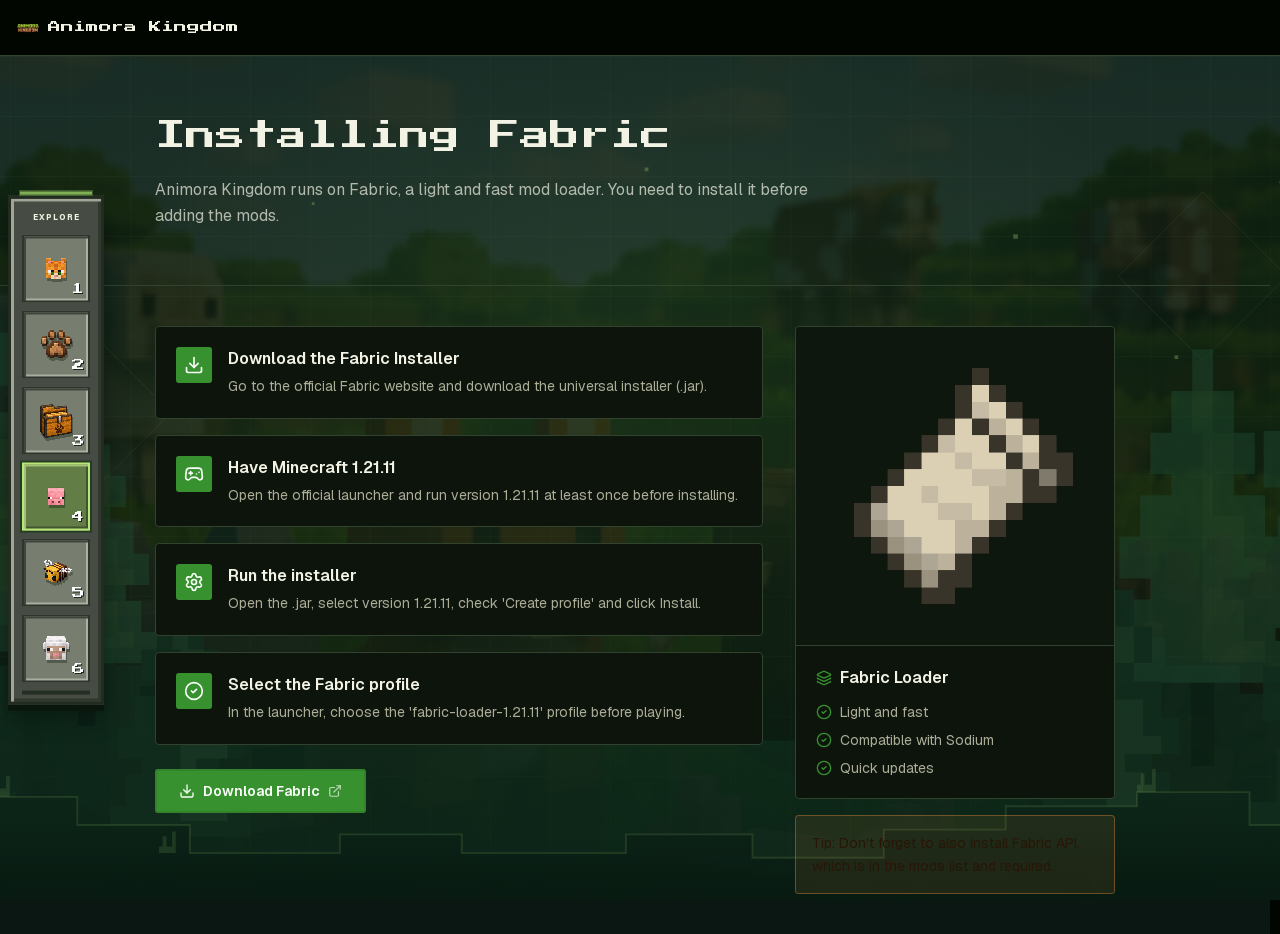
<file: fabric/index.html>
<!DOCTYPE html>

<html class="geist_a71539c9-module__T19VSG__variable geist_mono_8d43a2aa-module__8Li5zG__variable press_start_2p_f0b52f59-module__R8HDjq__variable bg-background" lang="en"><head><meta charset="utf-8"/><meta content="width=device-width, initial-scale=1, viewport-fit=cover" name="viewport"/><meta content="#010601" name="theme-color"/>
<title>Instalar Fabric — Animora Kingdom</title><meta content="Prepare o Fabric para jogar Animora Kingdom. Guia para configurar seu perfil no Minecraft Java." name="description"/><link href="https://animorakingdom.com/fabric/" rel="canonical"/>
<meta content="Instalar Fabric — Animora Kingdom" property="og:title"/><meta content="Prepare o Fabric para jogar Animora Kingdom. Guia para configurar seu perfil no Minecraft Java." property="og:description"/><meta content="Animora Kingdom" property="og:site_name"/><meta content="website" property="og:type"/><meta content="https://animorakingdom.com/fabric/" property="og:url"/><meta content="pt_BR" property="og:locale"/><meta content="https://animorakingdom.com/images/animora-kingdom-wolf.webp" property="og:image"/><meta content="Animora Kingdom — um reino cheio de vida" property="og:image:alt"/><meta content="summary_large_image" name="twitter:card"/><meta content="Instalar Fabric — Animora Kingdom" name="twitter:title"/><meta content="Prepare o Fabric para jogar Animora Kingdom. Guia para configurar seu perfil no Minecraft Java." name="twitter:description"/><meta content="https://animorakingdom.com/images/animora-kingdom-wolf.webp" name="twitter:image"/>
<link href="../xx/no_bg_asset_fox.webp" rel="icon" type="image/png"/><link as="font" crossorigin="" href="../_next/static/media/caa3a2e1cccd8315-s.p.09~u27dqhyhd6.woff2" rel="preload" type="font/woff2"/><script defer="" src="../assets/site.js?v=20261020-7"></script><link href="../assets/site.css?v=20261019-5" rel="stylesheet"/><link href="../assets/theme.css?v=20261019-5" rel="stylesheet"/><link href="../assets/clone-original.css?v=20261019-5" rel="stylesheet"/><link href="../assets/original-shell.css?v=20261019-5" rel="stylesheet"/><link href="../assets/woodland-site.css?v=20261020-1" rel="stylesheet"/></head>
<body class="original-layout restored-original-site" data-page="fabric"><a class="skip-link" href="#conteudo">Pular para o conteúdo</a><nav aria-label="Navegar pelas seções" class="hotbar section-hotbar"><span aria-hidden="true" class="hotbar-label">EXPLORE</span><a aria-label="Início" class="hotbar-slot" href="../index.html#inicio"><img alt="" height="32" src="../emojis/no_bg_icon_home_cat.webp" width="32"/><span class="slot-tooltip">Início</span><kbd aria-hidden="true">1</kbd></a><a aria-label="Recursos" class="hotbar-slot" href="../index.html#recursos"><img alt="" height="32" src="../emojis/no_bg_emoji_full_animals.webp" width="32"/><span class="slot-tooltip">Recursos</span><kbd aria-hidden="true">2</kbd></a><a aria-label="Download" class="hotbar-slot" href="../index.html#download"><img alt="" height="32" src="../xx/no_bg_icon_folder_animal.webp" width="32"/><span class="slot-tooltip">Download</span><kbd aria-hidden="true">3</kbd></a><a aria-label="Tutorial" class="hotbar-slot" data-hotbar-page="install" href="../install/index.html"><img alt="" height="32" src="../emojis/no_bg_icon_install_pig.webp" width="32"/><span class="slot-tooltip">Tutorial</span><kbd aria-hidden="true">4</kbd></a><a aria-label="Mods" class="hotbar-slot" href="../index.html#mods"><img alt="" height="32" src="../emojis/no_bg_icon_mods_bee.webp" width="32"/><span class="slot-tooltip">Mods</span><kbd aria-hidden="true">5</kbd></a><a aria-label="Comunidade" class="hotbar-slot" href="../index.html#comunidade"><img alt="" height="32" src="../emojis/no_bg_icon_fabric_sheep.webp" width="32"/><span class="slot-tooltip">Comunidade</span><kbd aria-hidden="true">6</kbd></a><div aria-hidden="true" class="scroll-progress"></div></nav>
<div class="page-shell"><header class="site-header"><a aria-label="Animora Kingdom — início" class="brand" href="../index.html"><img alt="" height="24" src="../images/animora-kingdom-wordmark.webp" width="24"/><span class="brand-name">Animora Kingdom</span></a>

</header><main class="original-content" id="conteudo">
<header class="border-b border-border bg-sidebar text-sidebar-foreground" data-woodland-surface="" id="inicio">
<div class="mx-auto max-w-5xl px-5 py-10 sm:px-8 sm:py-14">
<h1 class="font-heading text-2xl leading-relaxed text-balance sm:text-3xl">
        Installing Fabric
       </h1>
<p class="mt-4 max-w-2xl text-pretty leading-relaxed text-sidebar-foreground/70">
        Animora Kingdom runs on Fabric, a light and fast mod loader. You need to install it before adding the mods.
       </p>
</div>
</header>
<section class="mx-auto max-w-5xl px-5 py-10 sm:px-8" data-woodland-surface="">
<div class="grid gap-8 lg:grid-cols-[1fr_320px]">
<div>
<ol class="flex flex-col gap-4">
<li class="flex gap-4 rounded-md border border-border bg-card p-5 transition-all hover:pixel-shadow">
<span class="grid size-9 shrink-0 place-items-center rounded-sm bg-primary font-heading text-base text-primary-foreground">
<svg aria-hidden="true" class="lucide lucide-download size-5" fill="none" height="24" stroke="currentColor" stroke-linecap="round" stroke-linejoin="round" stroke-width="2" viewbox="0 0 24 24" width="24" xmlns="http://www.w3.org/2000/svg">
<path d="M12 15V3">
</path>
<path d="M21 15v4a2 2 0 0 1-2 2H5a2 2 0 0 1-2-2v-4">
</path>
<path d="m7 10 5 5 5-5">
</path>
</svg>
</span>
<div>
<h3 class="font-semibold text-card-foreground">
            Download the Fabric Installer
           </h3>
<p class="mt-1 text-sm leading-relaxed text-muted-foreground">
            Go to the official Fabric website and download the universal installer (.jar).
           </p>
</div>
</li>
<li class="flex gap-4 rounded-md border border-border bg-card p-5 transition-all hover:pixel-shadow">
<span class="grid size-9 shrink-0 place-items-center rounded-sm bg-primary font-heading text-base text-primary-foreground">
<svg aria-hidden="true" class="lucide lucide-gamepad2 lucide-gamepad-2 size-5" fill="none" height="24" stroke="currentColor" stroke-linecap="round" stroke-linejoin="round" stroke-width="2" viewbox="0 0 24 24" width="24" xmlns="http://www.w3.org/2000/svg">
<line x1="6" x2="10" y1="11" y2="11">
</line>
<line x1="8" x2="8" y1="9" y2="13">
</line>
<line x1="15" x2="15.01" y1="12" y2="12">
</line>
<line x1="18" x2="18.01" y1="10" y2="10">
</line>
<path d="M17.32 5H6.68a4 4 0 0 0-3.978 3.59c-.006.052-.01.101-.017.152C2.604 9.416 2 14.456 2 16a3 3 0 0 0 3 3c1 0 1.5-.5 2-1l1.414-1.414A2 2 0 0 1 9.828 16h4.344a2 2 0 0 1 1.414.586L17 18c.5.5 1 1 2 1a3 3 0 0 0 3-3c0-1.545-.604-6.584-.685-7.258-.007-.05-.011-.1-.017-.151A4 4 0 0 0 17.32 5z">
</path>
</svg>
</span>
<div>
<h3 class="font-semibold text-card-foreground">
            Have Minecraft 1.21.11
           </h3>
<p class="mt-1 text-sm leading-relaxed text-muted-foreground">
            Open the official launcher and run version 1.21.11 at least once before installing.
           </p>
</div>
</li>
<li class="flex gap-4 rounded-md border border-border bg-card p-5 transition-all hover:pixel-shadow">
<span class="grid size-9 shrink-0 place-items-center rounded-sm bg-primary font-heading text-base text-primary-foreground">
<svg aria-hidden="true" class="lucide lucide-settings size-5" fill="none" height="24" stroke="currentColor" stroke-linecap="round" stroke-linejoin="round" stroke-width="2" viewbox="0 0 24 24" width="24" xmlns="http://www.w3.org/2000/svg">
<path d="M9.671 4.136a2.34 2.34 0 0 1 4.659 0 2.34 2.34 0 0 0 3.319 1.915 2.34 2.34 0 0 1 2.33 4.033 2.34 2.34 0 0 0 0 3.831 2.34 2.34 0 0 1-2.33 4.033 2.34 2.34 0 0 0-3.319 1.915 2.34 2.34 0 0 1-4.659 0 2.34 2.34 0 0 0-3.32-1.915 2.34 2.34 0 0 1-2.33-4.033 2.34 2.34 0 0 0 0-3.831A2.34 2.34 0 0 1 6.35 6.051a2.34 2.34 0 0 0 3.319-1.915">
</path>
<circle cx="12" cy="12" r="3">
</circle>
</svg>
</span>
<div>
<h3 class="font-semibold text-card-foreground">
            Run the installer
           </h3>
<p class="mt-1 text-sm leading-relaxed text-muted-foreground">
            Open the .jar, select version 1.21.11, check 'Create profile' and click Install.
           </p>
</div>
</li>
<li class="flex gap-4 rounded-md border border-border bg-card p-5 transition-all hover:pixel-shadow">
<span class="grid size-9 shrink-0 place-items-center rounded-sm bg-primary font-heading text-base text-primary-foreground">
<svg aria-hidden="true" class="lucide lucide-circle-check size-5" fill="none" height="24" stroke="currentColor" stroke-linecap="round" stroke-linejoin="round" stroke-width="2" viewbox="0 0 24 24" width="24" xmlns="http://www.w3.org/2000/svg">
<circle cx="12" cy="12" r="10">
</circle>
<path d="m9 12 2 2 4-4">
</path>
</svg>
</span>
<div>
<h3 class="font-semibold text-card-foreground">
            Select the Fabric profile
           </h3>
<p class="mt-1 text-sm leading-relaxed text-muted-foreground">
            In the launcher, choose the 'fabric-loader-1.21.11' profile before playing.
           </p>
</div>
</li>
</ol>
<a class="mt-6 inline-flex items-center gap-2 rounded-sm bg-primary px-6 py-3 text-sm font-semibold text-primary-foreground pixel-border transition-transform hover:-translate-y-1" href="https://fabricmc.net/use/installer/" rel="noreferrer" target="_blank">
<svg aria-hidden="true" class="lucide lucide-download size-4" fill="none" height="24" stroke="currentColor" stroke-linecap="round" stroke-linejoin="round" stroke-width="2" viewbox="0 0 24 24" width="24" xmlns="http://www.w3.org/2000/svg">
<path d="M12 15V3">
</path>
<path d="M21 15v4a2 2 0 0 1-2 2H5a2 2 0 0 1-2-2v-4">
</path>
<path d="m7 10 5 5 5-5">
</path>
</svg>
<!-- -->
         Download Fabric
         <svg aria-hidden="true" class="lucide lucide-external-link size-3.5 opacity-70" fill="none" height="24" stroke="currentColor" stroke-linecap="round" stroke-linejoin="round" stroke-width="2" viewbox="0 0 24 24" width="24" xmlns="http://www.w3.org/2000/svg">
<path d="M15 3h6v6">
</path>
<path d="M10 14 21 3">
</path>
<path d="M18 13v6a2 2 0 0 1-2 2H5a2 2 0 0 1-2-2V8a2 2 0 0 1 2-2h6">
</path>
</svg>
</a>
</div>
<aside class="flex flex-col gap-4">
<div class="overflow-hidden rounded-md border border-border bg-card">
<div class="relative aspect-square w-full bg-secondary/40">
<img alt="Fabric Logo" class="object-contain p-6 animate-float-slow" data-nimg="fill" decoding="async" src="../mods/Fabric%20API.png" style="position:absolute;height:100%;width:100%;left:0;top:0;right:0;bottom:0;color:transparent"/>
</div>
<div class="border-t border-border p-5">
<div class="flex items-center gap-2">
<svg aria-hidden="true" class="lucide lucide-layers size-4 text-primary" fill="none" height="24" stroke="currentColor" stroke-linecap="round" stroke-linejoin="round" stroke-width="2" viewbox="0 0 24 24" width="24" xmlns="http://www.w3.org/2000/svg">
<path d="M12.83 2.18a2 2 0 0 0-1.66 0L2.6 6.08a1 1 0 0 0 0 1.83l8.58 3.91a2 2 0 0 0 1.66 0l8.58-3.9a1 1 0 0 0 0-1.83z">
</path>
<path d="M2 12a1 1 0 0 0 .58.91l8.6 3.91a2 2 0 0 0 1.65 0l8.58-3.9A1 1 0 0 0 22 12">
</path>
<path d="M2 17a1 1 0 0 0 .58.91l8.6 3.91a2 2 0 0 0 1.65 0l8.58-3.9A1 1 0 0 0 22 17">
</path>
</svg>
<span class="font-semibold text-card-foreground">
            Fabric Loader
           </span>
</div>
<ul class="mt-3 flex flex-col gap-2 text-sm text-muted-foreground">
<li class="flex items-center gap-2">
<svg aria-hidden="true" class="lucide lucide-circle-check size-4 text-primary" fill="none" height="24" stroke="currentColor" stroke-linecap="round" stroke-linejoin="round" stroke-width="2" viewbox="0 0 24 24" width="24" xmlns="http://www.w3.org/2000/svg">
<circle cx="12" cy="12" r="10">
</circle>
<path d="m9 12 2 2 4-4">
</path>
</svg>
<!-- -->
            Light and fast
           </li>
<li class="flex items-center gap-2">
<svg aria-hidden="true" class="lucide lucide-circle-check size-4 text-primary" fill="none" height="24" stroke="currentColor" stroke-linecap="round" stroke-linejoin="round" stroke-width="2" viewbox="0 0 24 24" width="24" xmlns="http://www.w3.org/2000/svg">
<circle cx="12" cy="12" r="10">
</circle>
<path d="m9 12 2 2 4-4">
</path>
</svg>
<!-- -->
            Compatible with Sodium
           </li>
<li class="flex items-center gap-2">
<svg aria-hidden="true" class="lucide lucide-circle-check size-4 text-primary" fill="none" height="24" stroke="currentColor" stroke-linecap="round" stroke-linejoin="round" stroke-width="2" viewbox="0 0 24 24" width="24" xmlns="http://www.w3.org/2000/svg">
<circle cx="12" cy="12" r="10">
</circle>
<path d="m9 12 2 2 4-4">
</path>
</svg>
<!-- -->
            Quick updates
           </li>
</ul>
</div>
</div>
<div class="rounded-md border border-accent/40 bg-accent/10 p-4 text-sm leading-relaxed text-accent-foreground">
         Tip: Don't forget to also install Fabric API, which is in the mods list and required.
        </div>
</aside>
</div>
</section>
<div aria-hidden="true" class="woodland-background"></div></main></div>
</body></html>
</file>
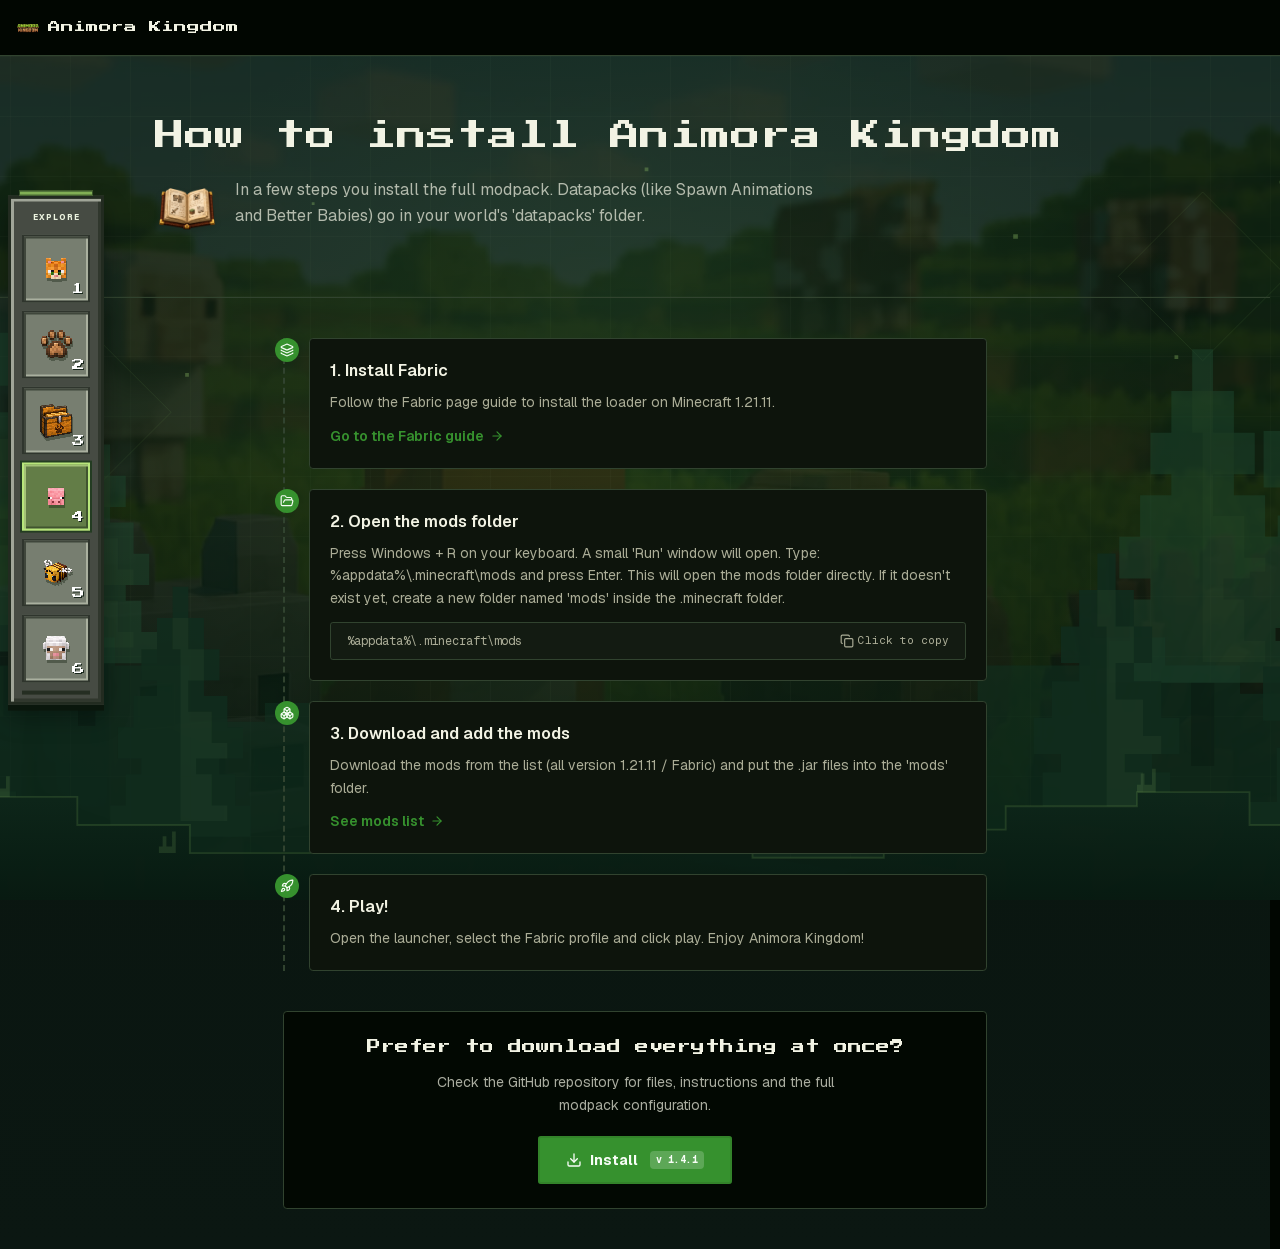
<file: install/index.html>
<!DOCTYPE html>

<html class="geist_a71539c9-module__T19VSG__variable geist_mono_8d43a2aa-module__8Li5zG__variable press_start_2p_f0b52f59-module__R8HDjq__variable bg-background" lang="en"><head><meta charset="utf-8"/><meta content="width=device-width, initial-scale=1, viewport-fit=cover" name="viewport"/><meta content="#010601" name="theme-color"/>
<title>Como instalar — Animora Kingdom</title><meta content="Veja como preparar o Minecraft e adicionar os mods do Animora Kingdom, com guia de instalação e vídeo." name="description"/><link href="https://animorakingdom.com/install/" rel="canonical"/>
<meta content="Como instalar — Animora Kingdom" property="og:title"/><meta content="Veja como preparar o Minecraft e adicionar os mods do Animora Kingdom, com guia de instalação e vídeo." property="og:description"/><meta content="Animora Kingdom" property="og:site_name"/><meta content="website" property="og:type"/><meta content="https://animorakingdom.com/install/" property="og:url"/><meta content="pt_BR" property="og:locale"/><meta content="https://animorakingdom.com/images/animora-kingdom-wolf.webp" property="og:image"/><meta content="Animora Kingdom — um reino cheio de vida" property="og:image:alt"/><meta content="summary_large_image" name="twitter:card"/><meta content="Como instalar — Animora Kingdom" name="twitter:title"/><meta content="Veja como preparar o Minecraft e adicionar os mods do Animora Kingdom, com guia de instalação e vídeo." name="twitter:description"/><meta content="https://animorakingdom.com/images/animora-kingdom-wolf.webp" name="twitter:image"/>
<link href="../xx/no_bg_asset_fox.webp" rel="icon" type="image/png"/><link as="font" crossorigin="" href="../_next/static/media/caa3a2e1cccd8315-s.p.09~u27dqhyhd6.woff2" rel="preload" type="font/woff2"/><script defer="" src="../assets/site.js?v=20261020-7"></script><link href="../assets/site.css?v=20261019-5" rel="stylesheet"/><link href="../assets/theme.css?v=20261019-5" rel="stylesheet"/><link href="../assets/clone-original.css?v=20261019-5" rel="stylesheet"/><link href="../assets/original-shell.css?v=20261019-5" rel="stylesheet"/><link href="../assets/woodland-site.css?v=20261020-1" rel="stylesheet"/></head>
<body class="original-layout restored-original-site" data-page="install"><a class="skip-link" href="#conteudo">Pular para o conteúdo</a><nav aria-label="Navegar pelas seções" class="hotbar section-hotbar"><span aria-hidden="true" class="hotbar-label">EXPLORE</span><a aria-label="Início" class="hotbar-slot" href="../index.html#inicio"><img alt="" height="32" src="../emojis/no_bg_icon_home_cat.webp" width="32"/><span class="slot-tooltip">Início</span><kbd aria-hidden="true">1</kbd></a><a aria-label="Recursos" class="hotbar-slot" href="../index.html#recursos"><img alt="" height="32" src="../emojis/no_bg_emoji_full_animals.webp" width="32"/><span class="slot-tooltip">Recursos</span><kbd aria-hidden="true">2</kbd></a><a aria-label="Download" class="hotbar-slot" href="../index.html#download"><img alt="" height="32" src="../xx/no_bg_icon_folder_animal.webp" width="32"/><span class="slot-tooltip">Download</span><kbd aria-hidden="true">3</kbd></a><a aria-label="Tutorial" class="hotbar-slot" data-hotbar-page="install" href="../install/index.html"><img alt="" height="32" src="../emojis/no_bg_icon_install_pig.webp" width="32"/><span class="slot-tooltip">Tutorial</span><kbd aria-hidden="true">4</kbd></a><a aria-label="Mods" class="hotbar-slot" href="../index.html#mods"><img alt="" height="32" src="../emojis/no_bg_icon_mods_bee.webp" width="32"/><span class="slot-tooltip">Mods</span><kbd aria-hidden="true">5</kbd></a><a aria-label="Comunidade" class="hotbar-slot" href="../index.html#comunidade"><img alt="" height="32" src="../emojis/no_bg_icon_fabric_sheep.webp" width="32"/><span class="slot-tooltip">Comunidade</span><kbd aria-hidden="true">6</kbd></a><div aria-hidden="true" class="scroll-progress"></div></nav>
<div class="page-shell"><header class="site-header"><a aria-label="Animora Kingdom — início" class="brand" href="../index.html"><img alt="" height="24" src="../images/animora-kingdom-wordmark.webp" width="24"/><span class="brand-name">Animora Kingdom</span></a>

</header><main class="original-content" id="conteudo">
<header class="border-b border-border bg-sidebar text-sidebar-foreground" data-woodland-surface="" id="inicio">
<div class="mx-auto max-w-5xl px-5 py-10 sm:px-8 sm:py-14">
<h1 class="font-heading text-2xl leading-relaxed text-balance sm:text-3xl">
        How to install Animora Kingdom
       </h1>
<p class="mt-4 max-w-2xl text-pretty leading-relaxed text-sidebar-foreground/70">
<span class="flex flex-col sm:flex-row items-center sm:items-start gap-4">
<img alt="Books" class="object-contain shrink-0 drop-shadow-md" data-nimg="1" decoding="async" height="64" src="../images/no_bg_asset_open_books.webp" style="color:transparent" width="64"/>
<span class="text-left">
          In a few steps you install the full modpack. Datapacks (like Spawn Animations and Better Babies) go in your world's 'datapacks' folder.
         </span>
</span>
</p>
</div>
</header>
<section class="mx-auto max-w-3xl px-5 py-10 sm:px-8" data-woodland-surface="">
<ol class="relative flex flex-col gap-5 border-l-2 border-dashed border-border pl-6">
<li class="relative">
<span class="absolute -left-[34px] grid size-6 place-items-center rounded-full bg-primary text-primary-foreground">
<svg aria-hidden="true" class="lucide lucide-layers size-3.5" fill="none" height="24" stroke="currentColor" stroke-linecap="round" stroke-linejoin="round" stroke-width="2" viewbox="0 0 24 24" width="24" xmlns="http://www.w3.org/2000/svg">
<path d="M12.83 2.18a2 2 0 0 0-1.66 0L2.6 6.08a1 1 0 0 0 0 1.83l8.58 3.91a2 2 0 0 0 1.66 0l8.58-3.9a1 1 0 0 0 0-1.83z">
</path>
<path d="M2 12a1 1 0 0 0 .58.91l8.6 3.91a2 2 0 0 0 1.65 0l8.58-3.9A1 1 0 0 0 22 12">
</path>
<path d="M2 17a1 1 0 0 0 .58.91l8.6 3.91a2 2 0 0 0 1.65 0l8.58-3.9A1 1 0 0 0 22 17">
</path>
</svg>
</span>
<div class="rounded-md border border-border bg-card p-5 transition-all hover:pixel-shadow">
<h3 class="font-semibold text-card-foreground">
          1. Install Fabric
         </h3>
<p class="mt-2 text-sm leading-relaxed text-muted-foreground">
          Follow the Fabric page guide to install the loader on Minecraft 1.21.11.
         </p>
<a class="mt-3 inline-flex items-center gap-1.5 text-sm font-semibold text-primary hover:underline" href="../fabric/index.html">
          Go to the Fabric guide
          <!-- -->
<svg aria-hidden="true" class="lucide lucide-arrow-right size-3.5" fill="none" height="24" stroke="currentColor" stroke-linecap="round" stroke-linejoin="round" stroke-width="2" viewbox="0 0 24 24" width="24" xmlns="http://www.w3.org/2000/svg">
<path d="M5 12h14">
</path>
<path d="m12 5 7 7-7 7">
</path>
</svg>
</a>
</div>
</li>
<li class="relative">
<span class="absolute -left-[34px] grid size-6 place-items-center rounded-full bg-primary text-primary-foreground">
<svg aria-hidden="true" class="lucide lucide-folder-open size-3.5" fill="none" height="24" stroke="currentColor" stroke-linecap="round" stroke-linejoin="round" stroke-width="2" viewbox="0 0 24 24" width="24" xmlns="http://www.w3.org/2000/svg">
<path d="m6 14 1.5-2.9A2 2 0 0 1 9.24 10H20a2 2 0 0 1 1.94 2.5l-1.54 6a2 2 0 0 1-1.95 1.5H4a2 2 0 0 1-2-2V5a2 2 0 0 1 2-2h3.9a2 2 0 0 1 1.69.9l.81 1.2a2 2 0 0 0 1.67.9H18a2 2 0 0 1 2 2v2">
</path>
</svg>
</span>
<div class="rounded-md border border-border bg-card p-5 transition-all hover:pixel-shadow">
<h3 class="font-semibold text-card-foreground">
          2. Open the mods folder
         </h3>
<p class="mt-2 text-sm leading-relaxed text-muted-foreground">
          Press Windows + R on your keyboard. A small 'Run' window will open. Type: %appdata%\.minecraft\mods and press Enter. This will open the mods folder directly. If it doesn't exist yet, create a new folder named 'mods' inside the .minecraft folder.
         </p>
<button class="group mt-3 flex w-full items-center justify-between gap-3 rounded-sm border border-border bg-muted px-4 py-2.5 font-mono text-xs text-muted-foreground transition-colors hover:border-primary/50 hover:bg-muted/80 hover:text-primary" data-copy="%appdata%\.minecraft\mods" type="button">
<span>
           %appdata%\.minecraft\mods
          </span>
<span class="flex shrink-0 items-center gap-1 text-[11px]"><svg aria-hidden="true" class="lucide lucide-copy size-3.5 transition-colors group-hover:text-primary" fill="none" height="24" stroke="currentColor" stroke-linecap="round" stroke-linejoin="round" stroke-width="2" viewbox="0 0 24 24" width="24" xmlns="http://www.w3.org/2000/svg">
<rect height="14" rx="2" ry="2" width="14" x="8" y="8">
</rect>
<path d="M4 16c-1.1 0-2-.9-2-2V4c0-1.1.9-2 2-2h10c1.1 0 2 .9 2 2">
</path>
</svg><span data-copy-label="">Click to copy</span></span>
</button><p aria-live="polite" class="sr-only" id="copy-status" role="status"></p>
</div>
</li>
<li class="relative">
<span class="absolute -left-[34px] grid size-6 place-items-center rounded-full bg-primary text-primary-foreground">
<svg aria-hidden="true" class="lucide lucide-boxes size-3.5" fill="none" height="24" stroke="currentColor" stroke-linecap="round" stroke-linejoin="round" stroke-width="2" viewbox="0 0 24 24" width="24" xmlns="http://www.w3.org/2000/svg">
<path d="M2.97 12.92A2 2 0 0 0 2 14.63v3.24a2 2 0 0 0 .97 1.71l3 1.8a2 2 0 0 0 2.06 0L12 19v-5.5l-5-3-4.03 2.42Z">
</path>
<path d="m7 16.5-4.74-2.85">
</path>
<path d="m7 16.5 5-3">
</path>
<path d="M7 16.5v5.17">
</path>
<path d="M12 13.5V19l3.97 2.38a2 2 0 0 0 2.06 0l3-1.8a2 2 0 0 0 .97-1.71v-3.24a2 2 0 0 0-.97-1.71L17 10.5l-5 3Z">
</path>
<path d="m17 16.5-5-3">
</path>
<path d="m17 16.5 4.74-2.85">
</path>
<path d="M17 16.5v5.17">
</path>
<path d="M7.97 4.42A2 2 0 0 0 7 6.13v4.37l5 3 5-3V6.13a2 2 0 0 0-.97-1.71l-3-1.8a2 2 0 0 0-2.06 0l-3 1.8Z">
</path>
<path d="M12 8 7.26 5.15">
</path>
<path d="m12 8 4.74-2.85">
</path>
<path d="M12 13.5V8">
</path>
</svg>
</span>
<div class="rounded-md border border-border bg-card p-5 transition-all hover:pixel-shadow">
<h3 class="font-semibold text-card-foreground">
          3. Download and add the mods
         </h3>
<p class="mt-2 text-sm leading-relaxed text-muted-foreground">
          Download the mods from the list (all version 1.21.11 / Fabric) and put the .jar files into the 'mods' folder.
         </p>
<a class="mt-3 inline-flex items-center gap-1.5 text-sm font-semibold text-primary hover:underline" href="../mods/index.html">
          See mods list
          <!-- -->
<svg aria-hidden="true" class="lucide lucide-arrow-right size-3.5" fill="none" height="24" stroke="currentColor" stroke-linecap="round" stroke-linejoin="round" stroke-width="2" viewbox="0 0 24 24" width="24" xmlns="http://www.w3.org/2000/svg">
<path d="M5 12h14">
</path>
<path d="m12 5 7 7-7 7">
</path>
</svg>
</a>
</div>
</li>
<li class="relative">
<span class="absolute -left-[34px] grid size-6 place-items-center rounded-full bg-primary text-primary-foreground">
<svg aria-hidden="true" class="lucide lucide-rocket size-3.5" fill="none" height="24" stroke="currentColor" stroke-linecap="round" stroke-linejoin="round" stroke-width="2" viewbox="0 0 24 24" width="24" xmlns="http://www.w3.org/2000/svg">
<path d="M12 15v5s3.03-.55 4-2c1.08-1.62 0-5 0-5">
</path>
<path d="M4.5 16.5c-1.5 1.26-2 5-2 5s3.74-.5 5-2c.71-.84.7-2.13-.09-2.91a2.18 2.18 0 0 0-2.91-.09">
</path>
<path d="M9 12a22 22 0 0 1 2-3.95A12.88 12.88 0 0 1 22 2c0 2.72-.78 7.5-6 11a22.4 22.4 0 0 1-4 2z">
</path>
<path d="M9 12H4s.55-3.03 2-4c1.62-1.08 5 .05 5 .05">
</path>
</svg>
</span>
<div class="rounded-md border border-border bg-card p-5 transition-all hover:pixel-shadow">
<h3 class="font-semibold text-card-foreground">
          4. Play!
         </h3>
<p class="mt-2 text-sm leading-relaxed text-muted-foreground">
          Open the launcher, select the Fabric profile and click play. Enjoy Animora Kingdom!
         </p>
</div>
</li>
</ol>
<div class="mt-10 rounded-md border border-border bg-sidebar p-6 text-center text-sidebar-foreground">
<h3 class="font-heading text-sm leading-relaxed">
        Prefer to download everything at once?
       </h3>
<p class="mx-auto mt-3 max-w-md text-sm leading-relaxed text-sidebar-foreground/70">
        Check the GitHub repository for files, instructions and the full modpack configuration.
       </p>
<div class="mt-5 flex justify-center">
<a class="inline-flex items-center gap-2 rounded-sm bg-primary px-7 py-3.5 text-sm font-bold text-primary-foreground pixel-border transition-all hover:-translate-y-1 hover:scale-105 hover:shadow-[0_6px_24px_oklch(0.58_0.16_142/0.4)] animate-pulse-glow" href="#download-temporariamente-indisponivel" id="download-modpack-hero">
<svg aria-hidden="true" class="lucide lucide-download size-4" fill="none" height="24" stroke="currentColor" stroke-linecap="round" stroke-linejoin="round" stroke-width="2" viewbox="0 0 24 24" width="24" xmlns="http://www.w3.org/2000/svg">
<path d="M12 15V3">
</path>
<path d="M21 15v4a2 2 0 0 1-2 2H5a2 2 0 0 1-2-2v-4">
</path>
<path d="m7 10 5 5 5-5">
</path>
</svg>
         Install
         <span class="ml-1 rounded bg-primary-foreground/20 px-1.5 py-0.5 font-mono text-[10px]">
          v
          <!-- -->
          1.4.1
         </span>
</a>
</div>
</div>
</section>
<div aria-hidden="true" class="woodland-background"></div></main></div>
</body></html>
</file>
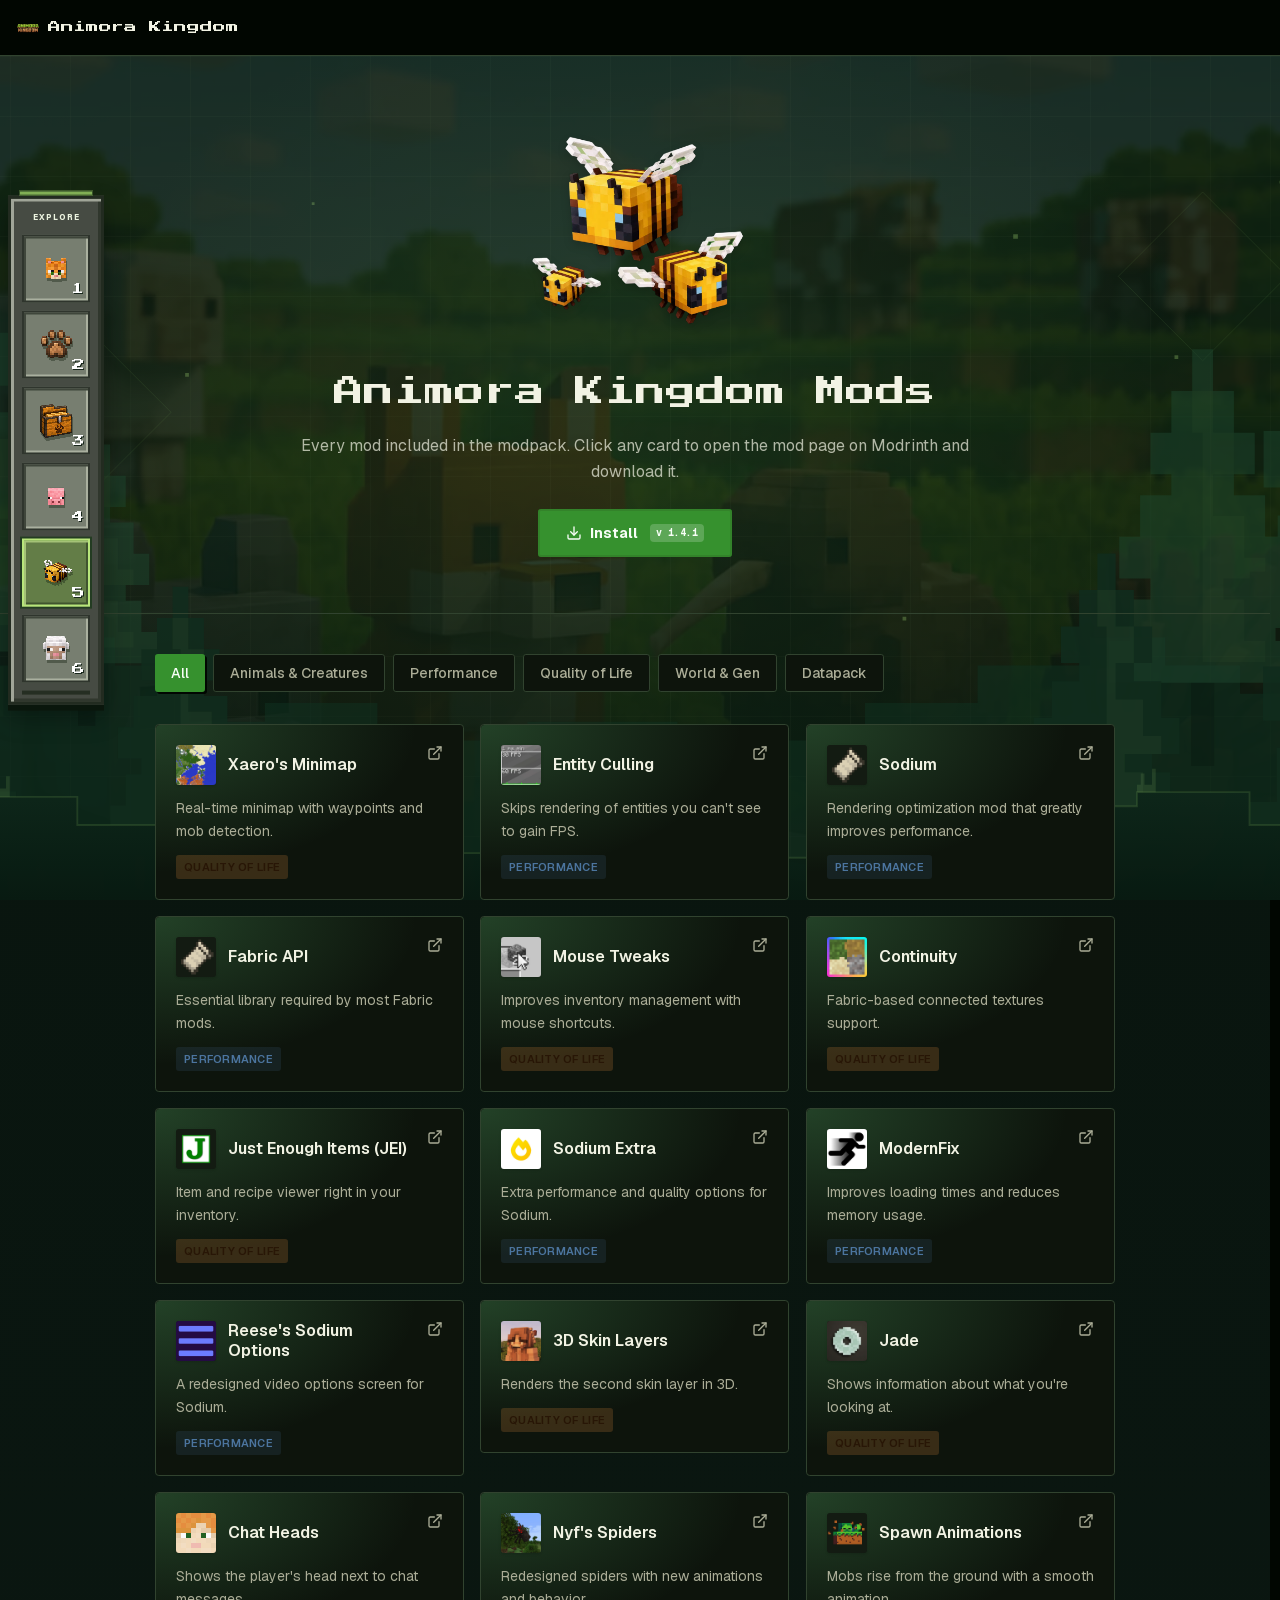
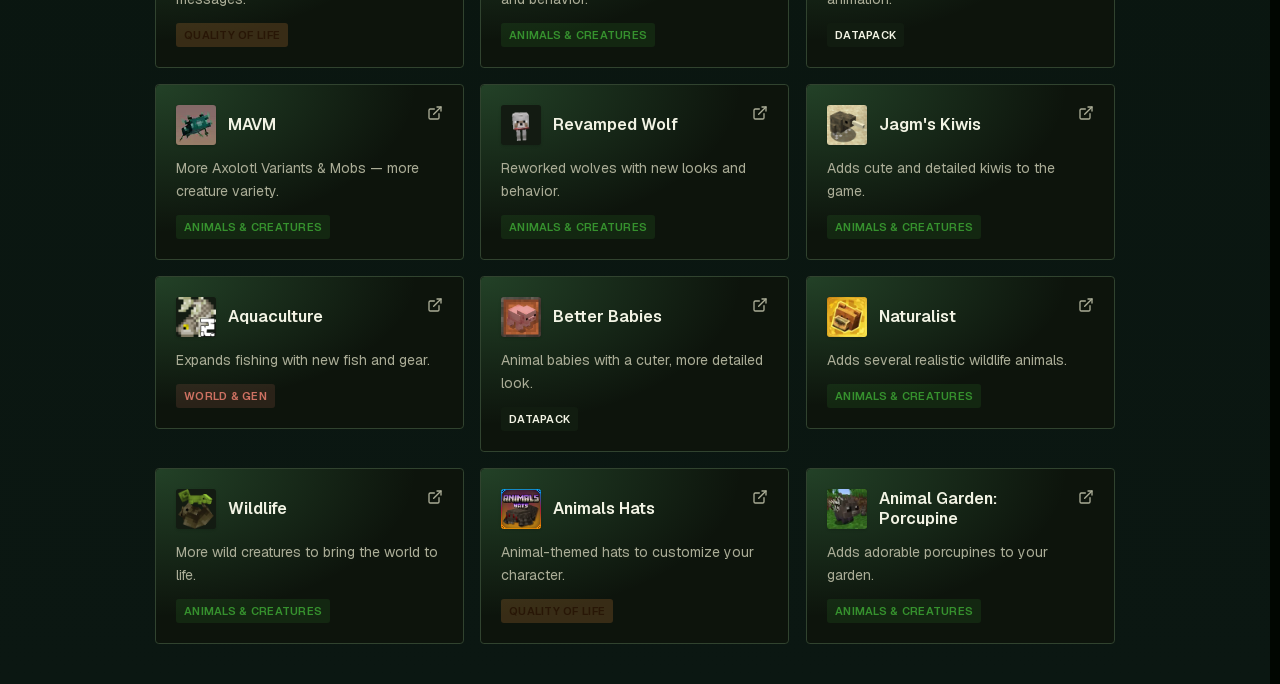
<file: mods/index.html>
<!DOCTYPE html>

<html class="geist_a71539c9-module__T19VSG__variable geist_mono_8d43a2aa-module__8Li5zG__variable press_start_2p_f0b52f59-module__R8HDjq__variable bg-background" lang="en"><head><meta charset="utf-8"/><meta content="width=device-width, initial-scale=1, viewport-fit=cover" name="viewport"/><meta content="#010601" name="theme-color"/>
<title>Mods — Animora Kingdom</title><meta content="Explore os 24 mods do Animora Kingdom. Encontre criaturas, melhorias de desempenho e ferramentas para o Minecraft." name="description"/><link href="https://animorakingdom.com/mods/" rel="canonical"/>
<meta content="Mods — Animora Kingdom" property="og:title"/><meta content="Explore os 24 mods do Animora Kingdom. Encontre criaturas, melhorias de desempenho e ferramentas para o Minecraft." property="og:description"/><meta content="Animora Kingdom" property="og:site_name"/><meta content="website" property="og:type"/><meta content="https://animorakingdom.com/mods/" property="og:url"/><meta content="pt_BR" property="og:locale"/><meta content="https://animorakingdom.com/images/animora-kingdom-wolf.webp" property="og:image"/><meta content="Animora Kingdom — um reino cheio de vida" property="og:image:alt"/><meta content="summary_large_image" name="twitter:card"/><meta content="Mods — Animora Kingdom" name="twitter:title"/><meta content="Explore os 24 mods do Animora Kingdom. Encontre criaturas, melhorias de desempenho e ferramentas para o Minecraft." name="twitter:description"/><meta content="https://animorakingdom.com/images/animora-kingdom-wolf.webp" name="twitter:image"/>
<link href="../xx/no_bg_asset_fox.webp" rel="icon" type="image/png"/><link as="font" crossorigin="" href="../_next/static/media/caa3a2e1cccd8315-s.p.09~u27dqhyhd6.woff2" rel="preload" type="font/woff2"/><script defer="" src="../assets/site.js?v=20261020-7"></script><link href="../assets/site.css?v=20261019-5" rel="stylesheet"/><link href="../assets/theme.css?v=20261019-5" rel="stylesheet"/><link href="../assets/clone-original.css?v=20261019-5" rel="stylesheet"/><link href="../assets/original-shell.css?v=20261019-5" rel="stylesheet"/><link href="../assets/woodland-site.css?v=20261020-1" rel="stylesheet"/></head>
<body class="original-layout restored-original-site" data-page="mods"><a class="skip-link" href="#conteudo">Pular para o conteúdo</a><nav aria-label="Navegar pelas seções" class="hotbar section-hotbar"><span aria-hidden="true" class="hotbar-label">EXPLORE</span><a aria-label="Início" class="hotbar-slot" href="../index.html#inicio"><img alt="" height="32" src="../emojis/no_bg_icon_home_cat.webp" width="32"/><span class="slot-tooltip">Início</span><kbd aria-hidden="true">1</kbd></a><a aria-label="Recursos" class="hotbar-slot" href="../index.html#recursos"><img alt="" height="32" src="../emojis/no_bg_emoji_full_animals.webp" width="32"/><span class="slot-tooltip">Recursos</span><kbd aria-hidden="true">2</kbd></a><a aria-label="Download" class="hotbar-slot" href="../index.html#download"><img alt="" height="32" src="../xx/no_bg_icon_folder_animal.webp" width="32"/><span class="slot-tooltip">Download</span><kbd aria-hidden="true">3</kbd></a><a aria-label="Tutorial" class="hotbar-slot" data-hotbar-page="install" href="../install/index.html"><img alt="" height="32" src="../emojis/no_bg_icon_install_pig.webp" width="32"/><span class="slot-tooltip">Tutorial</span><kbd aria-hidden="true">4</kbd></a><a aria-label="Mods" class="hotbar-slot" href="../index.html#mods"><img alt="" height="32" src="../emojis/no_bg_icon_mods_bee.webp" width="32"/><span class="slot-tooltip">Mods</span><kbd aria-hidden="true">5</kbd></a><a aria-label="Comunidade" class="hotbar-slot" href="../index.html#comunidade"><img alt="" height="32" src="../emojis/no_bg_icon_fabric_sheep.webp" width="32"/><span class="slot-tooltip">Comunidade</span><kbd aria-hidden="true">6</kbd></a><div aria-hidden="true" class="scroll-progress"></div></nav>
<div class="page-shell"><header class="site-header"><a aria-label="Animora Kingdom — início" class="brand" href="../index.html"><img alt="" height="24" src="../images/animora-kingdom-wordmark.webp" width="24"/><span class="brand-name">Animora Kingdom</span></a>

</header><main class="original-content" id="conteudo">
<header class="border-b border-border bg-sidebar text-sidebar-foreground overflow-hidden relative" data-woodland-surface="" id="inicio">
<div class="absolute inset-0 pointer-events-none overflow-hidden" data-legacy-scenery="">
<div class="absolute inset-0 bg-[#0c1410]">
</div>
<div class="absolute inset-0 bg-gradient-to-b from-[#060d07] via-[#111a12] to-[#060d07]">
</div>
<div class="absolute top-0 left-0 right-0 h-1/2 bg-gradient-to-b from-[#1e3b21]/30 to-transparent">
</div>
<div class="absolute top-[5%] -left-[25%] w-[700px] h-[700px] rounded-full bg-primary/15 blur-[130px] animate-glow-pulse" style="animation-delay:0s">
</div>
<div class="absolute bottom-[5%] -right-[15%] w-[500px] h-[500px] rounded-full bg-[#2d5c33]/40 blur-[110px] animate-glow-pulse" style="animation-delay:2s">
</div>
<div class="absolute top-1/2 left-1/2 -translate-x-1/2 -translate-y-1/2 w-[400px] h-[400px] rounded-full bg-primary/8 blur-[100px] animate-glow-pulse" style="animation-delay:4s">
</div>
<div class="absolute -top-20 left-[40%] w-[300px] h-[300px] rounded-full bg-[#8fb8a0]/10 blur-[90px] animate-glow-pulse" style="animation-delay:1s">
</div>
<div class="absolute inset-0 opacity-[0.04] mix-blend-overlay" style="background-image:linear-gradient(rgba(255,255,255,1) 1px, transparent 1px), linear-gradient(90deg, rgba(255,255,255,1) 1px, transparent 1px);background-size:32px 32px">
</div>
<div class="absolute inset-0 opacity-[0.025]" style="background-image:linear-gradient(rgba(100,200,120,1) 1px, transparent 1px), linear-gradient(90deg, rgba(100,200,120,1) 1px, transparent 1px);background-size:64px 64px">
</div>
<div class="absolute top-1/2 left-1/2 -translate-x-1/2 -translate-y-1/2 w-[900px] h-[900px] opacity-[0.04]">
<img alt="" class="object-contain" data-nimg="fill" decoding="async" src="../emojis/no_bg_emoji_full_animals.webp" style="position:absolute;height:100%;width:100%;left:0;top:0;right:0;bottom:0;color:transparent;filter:blur(3px) saturate(0) brightness(3)"/>
</div>
<svg class="absolute bottom-0 left-0 w-full h-[45%] opacity-[0.06]" preserveaspectratio="none" style="filter:blur(2px)" viewbox="0 0 1200 300" xmlns="http://www.w3.org/2000/svg">
<path d="M0,300 L0,240 L40,260 L80,200 L120,250 L170,170 L220,240 L280,140 L340,210 L390,160 L450,220 L510,130 L570,200 L630,150 L690,210 L750,140 L810,200 L870,160 L930,220 L990,170 L1050,240 L1120,190 L1200,250 L1200,300 Z" fill="#4a9b5a">
</path>
</svg>
<svg class="absolute bottom-0 left-0 w-full h-[40%] opacity-[0.08]" preserveaspectratio="none" style="filter:blur(0.5px)" viewbox="0 0 1200 300" xmlns="http://www.w3.org/2000/svg">
<path d="M0,300 L0,260 L50,230 L80,270 L110,200 L150,260 L190,180 L240,250 L300,170 L350,240 L410,160 L470,220 L530,150 L590,210 L640,170 L700,230 L760,160 L820,230 L880,180 L940,250 L1000,190 L1060,260 L1120,210 L1200,270 L1200,300 Z" fill="#3a8a48">
</path>
</svg>
<svg class="absolute bottom-0 left-0 w-full h-[38%] opacity-[0.13]" preserveaspectratio="none" viewbox="0 0 1200 300" xmlns="http://www.w3.org/2000/svg">
<polygon fill="#1a3d20" points="100,300 60,300 80,245 100,300">
</polygon>
<polygon fill="#1a3d20" points="100,255 63,255 81,190 100,255">
</polygon>
<polygon fill="#1a3d20" points="98,200 67,200 83,135 98,200">
</polygon>
<polygon fill="#162e1c" points="250,300 205,300 227,230 250,300">
</polygon>
<polygon fill="#162e1c" points="250,245 208,245 229,170 250,245">
</polygon>
<polygon fill="#1a3d20" points="420,300 375,300 397,235 420,300">
</polygon>
<polygon fill="#1a3d20" points="420,250 378,250 399,180 420,250">
</polygon>
<polygon fill="#1a3d20" points="418,195 382,195 400,120 418,195">
</polygon>
<rect fill="#1e3d22" height="50" width="12" x="565" y="250">
</rect>
<ellipse cx="571" cy="220" fill="#1e3d22" rx="40" ry="45">
</ellipse>
<ellipse cx="555" cy="200" fill="#1a3720" rx="28" ry="35">
</ellipse>
<polygon fill="#1a3d20" points="700,300 655,300 677,225 700,300">
</polygon>
<polygon fill="#1a3d20" points="700,245 658,245 679,170 700,245">
</polygon>
<polygon fill="#162e1c" points="860,300 810,300 835,230 860,300">
</polygon>
<polygon fill="#162e1c" points="858,250 815,250 836,180 858,250">
</polygon>
<polygon fill="#162e1c" points="856,200 818,200 837,128 856,200">
</polygon>
<rect fill="#1a3d20" height="45" width="10" x="985" y="255">
</rect>
<ellipse cx="990" cy="225" fill="#1a3d20" rx="35" ry="40">
</ellipse>
<ellipse cx="978" cy="205" fill="#162e1c" rx="24" ry="28">
</ellipse>
<polygon fill="#1a3d20" points="1130,300 1085,300 1107,230 1130,300">
</polygon>
<polygon fill="#1a3d20" points="1128,248 1088,248 1108,175 1128,248">
</polygon>
</svg>
<div class="absolute inset-0">
<div class="absolute top-[18%] left-[25%] size-1.5 rounded-full bg-[#b5ffc8] animate-firefly" style="box-shadow:0 0 8px 3px rgba(181,255,200,0.7);animation-delay:0s">
</div>
<div class="absolute top-[55%] left-[15%] size-2 rounded-full bg-[#c8ffe0] animate-firefly" style="box-shadow:0 0 10px 4px rgba(200,255,224,0.5);animation-delay:3s">
</div>
<div class="absolute top-[72%] left-[55%] size-1.5 rounded-full bg-[#a3ffb4] animate-firefly" style="box-shadow:0 0 8px 3px rgba(163,255,180,0.6);animation-delay:1.5s">
</div>
<div class="absolute top-[35%] left-[65%] size-1 rounded-full bg-[#a3ffb4] animate-firefly-b" style="box-shadow:0 0 6px 2px rgba(163,255,180,0.6);animation-delay:0.5s">
</div>
<div class="absolute top-[60%] left-[40%] size-1.5 rounded-full bg-[#b5ffc8] animate-firefly-b" style="box-shadow:0 0 8px 3px rgba(181,255,200,0.6);animation-delay:4s">
</div>
<div class="absolute top-[85%] left-[30%] size-1 rounded-full bg-[#c8ffe0] animate-firefly-b" style="box-shadow:0 0 8px 3px rgba(200,255,224,0.5);animation-delay:2s">
</div>
<div class="absolute top-[45%] left-[82%] size-1 rounded-full bg-[#d4ffea] animate-firefly-c" style="box-shadow:0 0 6px 2px rgba(212,255,234,0.5);animation-delay:6s">
</div>
<div class="absolute top-[25%] left-[50%] size-[5px] rounded-full bg-[#a3ffb4] animate-firefly-c" style="box-shadow:0 0 6px 2px rgba(163,255,180,0.7);animation-delay:0.8s">
</div>
<div class="absolute top-[10%] left-[75%] size-[5px] rounded-full bg-[#a3ffb4] animate-firefly-c" style="box-shadow:0 0 6px 2px rgba(163,255,180,0.6);animation-delay:5s">
</div>
</div>
<div class="absolute inset-0 bg-[radial-gradient(ellipse_80%_80%_at_50%_50%,transparent_50%,#060d07_100%)] opacity-70">
</div>
</div>
<div class="relative z-10 mx-auto max-w-5xl px-5 py-10 sm:px-8 sm:py-14">
<div class="flex flex-col items-center text-center">
<div class="relative mx-auto w-full max-w-xs mb-4 flex justify-center">
<div class="scale-90 animate-bob" data-legacy-visible="" style="transition-delay:0ms;transition-duration:700ms;transition-timing-function:cubic-bezier(0.22, 1, 0.36, 1);transition-property:opacity, transform;will-change:opacity, transform">
<img alt="Três abelhas do Minecraft" class="object-contain drop-shadow-lg" data-nimg="1" decoding="async" height="180" src="../xx/no_bg_three_bees_minecraft.webp" style="color:transparent" width="240"/>
</div>
</div>
<div class="text-center flex flex-col items-center">
<div class="-translate-y-8" data-legacy-visible="" style="transition-delay:0ms;transition-duration:700ms;transition-timing-function:cubic-bezier(0.22, 1, 0.36, 1);transition-property:opacity, transform;will-change:opacity, transform">
<h1 class="font-heading text-2xl leading-relaxed text-balance sm:text-3xl">
           Animora Kingdom Mods
          </h1>
<p class="mx-auto mt-4 max-w-2xl text-pretty leading-relaxed text-sidebar-foreground/70">
           Every mod included in the modpack. Click any card to open the mod page on Modrinth and download it.
          </p>
<div class="mt-6 flex justify-center">
<a class="inline-flex items-center gap-2 rounded-sm bg-primary px-7 py-3.5 text-sm font-bold text-primary-foreground pixel-border transition-all hover:-translate-y-1 hover:scale-105 hover:shadow-[0_6px_24px_oklch(0.58_0.16_142/0.4)] animate-pulse-glow" href="../index.html#download-temporariamente-indisponivel" id="download-modpack-hero">
<svg aria-hidden="true" class="lucide lucide-download size-4" fill="none" height="24" stroke="currentColor" stroke-linecap="round" stroke-linejoin="round" stroke-width="2" viewbox="0 0 24 24" width="24" xmlns="http://www.w3.org/2000/svg">
<path d="M12 15V3">
</path>
<path d="M21 15v4a2 2 0 0 1-2 2H5a2 2 0 0 1-2-2v-4">
</path>
<path d="m7 10 5 5 5-5">
</path>
</svg>
            Install
            <span class="ml-1 rounded bg-primary-foreground/20 px-1.5 py-0.5 font-mono text-[10px]">
             v
             <!-- -->
             1.4.1
            </span>
</a>
</div>
</div>
</div>
</div>
</div>
</header>
<section class="mx-auto max-w-5xl px-5 py-10 sm:px-8" data-woodland-surface="">
<div class="translate-y-8" data-legacy-visible="" style="transition-delay:100ms;transition-duration:700ms;transition-timing-function:cubic-bezier(0.22, 1, 0.36, 1);transition-property:opacity, transform;will-change:opacity, transform">
<div class="mb-8 flex flex-wrap gap-2">
<button aria-pressed="true" class="rounded-sm px-4 py-2 text-sm font-medium transition-all bg-primary text-primary-foreground pixel-border" data-filter="all" data-original-filter="" type="button">
         All
        </button>
<button aria-pressed="false" class="rounded-sm px-4 py-2 text-sm font-medium transition-all border border-border bg-card text-muted-foreground hover:border-primary hover:text-foreground" data-filter="animals" data-original-filter="" type="button">
         Animals &amp; Creatures
        </button>
<button aria-pressed="false" class="rounded-sm px-4 py-2 text-sm font-medium transition-all border border-border bg-card text-muted-foreground hover:border-primary hover:text-foreground" data-filter="performance" data-original-filter="" type="button">
         Performance
        </button>
<button aria-pressed="false" class="rounded-sm px-4 py-2 text-sm font-medium transition-all border border-border bg-card text-muted-foreground hover:border-primary hover:text-foreground" data-filter="qol" data-original-filter="" type="button">
         Quality of Life
        </button>
<button aria-pressed="false" class="rounded-sm px-4 py-2 text-sm font-medium transition-all border border-border bg-card text-muted-foreground hover:border-primary hover:text-foreground" data-filter="world" data-original-filter="" type="button">
         World &amp; Gen
        </button>
<button aria-pressed="false" class="rounded-sm px-4 py-2 text-sm font-medium transition-all border border-border bg-card text-muted-foreground hover:border-primary hover:text-foreground" data-filter="datapack" data-original-filter="" type="button">
         Datapack
        </button>
</div>
</div>
<div class="grid gap-4 sm:grid-cols-2 lg:grid-cols-3">
<div class="scale-90" data-category="qol" data-legacy-visible="" data-mod-card="" data-name="Xaero's Minimap" style="transition-delay:0ms;transition-duration:700ms;transition-timing-function:cubic-bezier(0.22, 1, 0.36, 1);transition-property:opacity, transform;will-change:opacity, transform">
<div class="relative" style="transition:transform 0.12s ease-out;transform-style:preserve-3d;will-change:transform">
<div class="pointer-events-none absolute inset-0 z-10 rounded-md" data-legacy-visible="" style="transition:opacity 0.3s ease;mix-blend-mode:lighten">
</div>
<a class="group relative flex h-full flex-col gap-3 overflow-hidden rounded-md border border-border bg-card p-5 transition-colors duration-300" href="https://modrinth.com/mod/xaeros-minimap#download" rel="noopener noreferrer" style="box-shadow:0 0 0 1px transparent" target="_blank">
<div class="pointer-events-none absolute inset-0 rounded-md transition-opacity duration-500 group-hover:opacity-100" data-legacy-visible="" style="background:radial-gradient(ellipse at top left, rgba(100,200,120,0.25) 0%, transparent 60%)">
</div>
<div class="relative flex items-start justify-between gap-3">
<div class="flex items-center gap-3">
<div class="relative size-10 shrink-0 overflow-hidden rounded-sm bg-muted shadow-sm">
<img alt="Xaero's Minimap" class="size-full object-cover transition-transform duration-300 group-hover:scale-110" data-nimg="1" decoding="async" height="40" src="xaero%60s.webp" style="color:transparent" width="40"/>
</div>
<h3 class="font-semibold leading-tight text-card-foreground">
             Xaero's Minimap
            </h3>
</div>
<svg aria-hidden="true" class="lucide lucide-external-link size-4 shrink-0 text-muted-foreground transition-colors group-hover:text-primary" fill="none" height="24" stroke="currentColor" stroke-linecap="round" stroke-linejoin="round" stroke-width="2" viewbox="0 0 24 24" width="24" xmlns="http://www.w3.org/2000/svg">
<path d="M15 3h6v6">
</path>
<path d="M10 14 21 3">
</path>
<path d="M18 13v6a2 2 0 0 1-2 2H5a2 2 0 0 1-2-2V8a2 2 0 0 1 2-2h6">
</path>
</svg>
</div>
<p class="relative text-sm leading-relaxed text-muted-foreground">
           Real-time minimap with waypoints and mob detection.
          </p>
<span class="relative mt-auto inline-flex w-fit rounded-sm px-2 py-1 text-[11px] font-semibold uppercase tracking-wide bg-accent/20 text-accent-foreground">
           Quality of Life
          </span>
</a>
</div>
</div>
<div class="scale-90" data-category="performance" data-legacy-visible="" data-mod-card="" data-name="Entity Culling" style="transition-delay:50ms;transition-duration:700ms;transition-timing-function:cubic-bezier(0.22, 1, 0.36, 1);transition-property:opacity, transform;will-change:opacity, transform">
<div class="relative" style="transition:transform 0.12s ease-out;transform-style:preserve-3d;will-change:transform">
<div class="pointer-events-none absolute inset-0 z-10 rounded-md" data-legacy-visible="" style="transition:opacity 0.3s ease;mix-blend-mode:lighten">
</div>
<a class="group relative flex h-full flex-col gap-3 overflow-hidden rounded-md border border-border bg-card p-5 transition-colors duration-300" href="https://modrinth.com/mod/entityculling" rel="noopener noreferrer" style="box-shadow:0 0 0 1px transparent" target="_blank">
<div class="pointer-events-none absolute inset-0 rounded-md transition-opacity duration-500 group-hover:opacity-100" data-legacy-visible="" style="background:radial-gradient(ellipse at top left, rgba(100,200,120,0.25) 0%, transparent 60%)">
</div>
<div class="relative flex items-start justify-between gap-3">
<div class="flex items-center gap-3">
<div class="relative size-10 shrink-0 overflow-hidden rounded-sm bg-muted shadow-sm">
<img alt="Entity Culling" class="size-full object-cover transition-transform duration-300 group-hover:scale-110" data-nimg="1" decoding="async" height="40" src="Entity%20Culling.webp" style="color:transparent" width="40"/>
</div>
<h3 class="font-semibold leading-tight text-card-foreground">
             Entity Culling
            </h3>
</div>
<svg aria-hidden="true" class="lucide lucide-external-link size-4 shrink-0 text-muted-foreground transition-colors group-hover:text-primary" fill="none" height="24" stroke="currentColor" stroke-linecap="round" stroke-linejoin="round" stroke-width="2" viewbox="0 0 24 24" width="24" xmlns="http://www.w3.org/2000/svg">
<path d="M15 3h6v6">
</path>
<path d="M10 14 21 3">
</path>
<path d="M18 13v6a2 2 0 0 1-2 2H5a2 2 0 0 1-2-2V8a2 2 0 0 1 2-2h6">
</path>
</svg>
</div>
<p class="relative text-sm leading-relaxed text-muted-foreground">
           Skips rendering of entities you can't see to gain FPS.
          </p>
<span class="relative mt-auto inline-flex w-fit rounded-sm px-2 py-1 text-[11px] font-semibold uppercase tracking-wide bg-chart-3/15 text-chart-3">
           Performance
          </span>
</a>
</div>
</div>
<div class="scale-90" data-category="performance" data-legacy-visible="" data-mod-card="" data-name="Sodium" style="transition-delay:100ms;transition-duration:700ms;transition-timing-function:cubic-bezier(0.22, 1, 0.36, 1);transition-property:opacity, transform;will-change:opacity, transform">
<div class="relative" style="transition:transform 0.12s ease-out;transform-style:preserve-3d;will-change:transform">
<div class="pointer-events-none absolute inset-0 z-10 rounded-md" data-legacy-visible="" style="transition:opacity 0.3s ease;mix-blend-mode:lighten">
</div>
<a class="group relative flex h-full flex-col gap-3 overflow-hidden rounded-md border border-border bg-card p-5 transition-colors duration-300" href="https://modrinth.com/mod/sodium" rel="noopener noreferrer" style="box-shadow:0 0 0 1px transparent" target="_blank">
<div class="pointer-events-none absolute inset-0 rounded-md transition-opacity duration-500 group-hover:opacity-100" data-legacy-visible="" style="background:radial-gradient(ellipse at top left, rgba(100,200,120,0.25) 0%, transparent 60%)">
</div>
<div class="relative flex items-start justify-between gap-3">
<div class="flex items-center gap-3">
<div class="relative size-10 shrink-0 overflow-hidden rounded-sm bg-muted shadow-sm">
<img alt="Sodium" class="size-full object-cover transition-transform duration-300 group-hover:scale-110" data-nimg="1" decoding="async" height="40" src="Sodium.png" style="color:transparent" width="40"/>
</div>
<h3 class="font-semibold leading-tight text-card-foreground">
             Sodium
            </h3>
</div>
<svg aria-hidden="true" class="lucide lucide-external-link size-4 shrink-0 text-muted-foreground transition-colors group-hover:text-primary" fill="none" height="24" stroke="currentColor" stroke-linecap="round" stroke-linejoin="round" stroke-width="2" viewbox="0 0 24 24" width="24" xmlns="http://www.w3.org/2000/svg">
<path d="M15 3h6v6">
</path>
<path d="M10 14 21 3">
</path>
<path d="M18 13v6a2 2 0 0 1-2 2H5a2 2 0 0 1-2-2V8a2 2 0 0 1 2-2h6">
</path>
</svg>
</div>
<p class="relative text-sm leading-relaxed text-muted-foreground">
           Rendering optimization mod that greatly improves performance.
          </p>
<span class="relative mt-auto inline-flex w-fit rounded-sm px-2 py-1 text-[11px] font-semibold uppercase tracking-wide bg-chart-3/15 text-chart-3">
           Performance
          </span>
</a>
</div>
</div>
<div class="scale-90" data-category="performance" data-legacy-visible="" data-mod-card="" data-name="Fabric API" style="transition-delay:150ms;transition-duration:700ms;transition-timing-function:cubic-bezier(0.22, 1, 0.36, 1);transition-property:opacity, transform;will-change:opacity, transform">
<div class="relative" style="transition:transform 0.12s ease-out;transform-style:preserve-3d;will-change:transform">
<div class="pointer-events-none absolute inset-0 z-10 rounded-md" data-legacy-visible="" style="transition:opacity 0.3s ease;mix-blend-mode:lighten">
</div>
<a class="group relative flex h-full flex-col gap-3 overflow-hidden rounded-md border border-border bg-card p-5 transition-colors duration-300" href="https://modrinth.com/mod/fabric-api" rel="noopener noreferrer" style="box-shadow:0 0 0 1px transparent" target="_blank">
<div class="pointer-events-none absolute inset-0 rounded-md transition-opacity duration-500 group-hover:opacity-100" data-legacy-visible="" style="background:radial-gradient(ellipse at top left, rgba(100,200,120,0.25) 0%, transparent 60%)">
</div>
<div class="relative flex items-start justify-between gap-3">
<div class="flex items-center gap-3">
<div class="relative size-10 shrink-0 overflow-hidden rounded-sm bg-muted shadow-sm">
<img alt="Fabric API" class="size-full object-cover transition-transform duration-300 group-hover:scale-110" data-nimg="1" decoding="async" height="40" src="Fabric%20API.png" style="color:transparent" width="40"/>
</div>
<h3 class="font-semibold leading-tight text-card-foreground">
             Fabric API
            </h3>
</div>
<svg aria-hidden="true" class="lucide lucide-external-link size-4 shrink-0 text-muted-foreground transition-colors group-hover:text-primary" fill="none" height="24" stroke="currentColor" stroke-linecap="round" stroke-linejoin="round" stroke-width="2" viewbox="0 0 24 24" width="24" xmlns="http://www.w3.org/2000/svg">
<path d="M15 3h6v6">
</path>
<path d="M10 14 21 3">
</path>
<path d="M18 13v6a2 2 0 0 1-2 2H5a2 2 0 0 1-2-2V8a2 2 0 0 1 2-2h6">
</path>
</svg>
</div>
<p class="relative text-sm leading-relaxed text-muted-foreground">
           Essential library required by most Fabric mods.
          </p>
<span class="relative mt-auto inline-flex w-fit rounded-sm px-2 py-1 text-[11px] font-semibold uppercase tracking-wide bg-chart-3/15 text-chart-3">
           Performance
          </span>
</a>
</div>
</div>
<div class="scale-90" data-category="qol" data-legacy-visible="" data-mod-card="" data-name="Mouse Tweaks" style="transition-delay:200ms;transition-duration:700ms;transition-timing-function:cubic-bezier(0.22, 1, 0.36, 1);transition-property:opacity, transform;will-change:opacity, transform">
<div class="relative" style="transition:transform 0.12s ease-out;transform-style:preserve-3d;will-change:transform">
<div class="pointer-events-none absolute inset-0 z-10 rounded-md" data-legacy-visible="" style="transition:opacity 0.3s ease;mix-blend-mode:lighten">
</div>
<a class="group relative flex h-full flex-col gap-3 overflow-hidden rounded-md border border-border bg-card p-5 transition-colors duration-300" href="https://modrinth.com/mod/mouse-tweaks?version=1.21.11&amp;loader=fabric" rel="noopener noreferrer" style="box-shadow:0 0 0 1px transparent" target="_blank">
<div class="pointer-events-none absolute inset-0 rounded-md transition-opacity duration-500 group-hover:opacity-100" data-legacy-visible="" style="background:radial-gradient(ellipse at top left, rgba(100,200,120,0.25) 0%, transparent 60%)">
</div>
<div class="relative flex items-start justify-between gap-3">
<div class="flex items-center gap-3">
<div class="relative size-10 shrink-0 overflow-hidden rounded-sm bg-muted shadow-sm">
<img alt="Mouse Tweaks" class="size-full object-cover transition-transform duration-300 group-hover:scale-110" data-nimg="1" decoding="async" height="40" src="Mouse%20Tweaks.webp" style="color:transparent" width="40"/>
</div>
<h3 class="font-semibold leading-tight text-card-foreground">
             Mouse Tweaks
            </h3>
</div>
<svg aria-hidden="true" class="lucide lucide-external-link size-4 shrink-0 text-muted-foreground transition-colors group-hover:text-primary" fill="none" height="24" stroke="currentColor" stroke-linecap="round" stroke-linejoin="round" stroke-width="2" viewbox="0 0 24 24" width="24" xmlns="http://www.w3.org/2000/svg">
<path d="M15 3h6v6">
</path>
<path d="M10 14 21 3">
</path>
<path d="M18 13v6a2 2 0 0 1-2 2H5a2 2 0 0 1-2-2V8a2 2 0 0 1 2-2h6">
</path>
</svg>
</div>
<p class="relative text-sm leading-relaxed text-muted-foreground">
           Improves inventory management with mouse shortcuts.
          </p>
<span class="relative mt-auto inline-flex w-fit rounded-sm px-2 py-1 text-[11px] font-semibold uppercase tracking-wide bg-accent/20 text-accent-foreground">
           Quality of Life
          </span>
</a>
</div>
</div>
<div class="scale-90" data-category="qol" data-legacy-visible="" data-mod-card="" data-name="Continuity" style="transition-delay:250ms;transition-duration:700ms;transition-timing-function:cubic-bezier(0.22, 1, 0.36, 1);transition-property:opacity, transform;will-change:opacity, transform">
<div class="relative" style="transition:transform 0.12s ease-out;transform-style:preserve-3d;will-change:transform">
<div class="pointer-events-none absolute inset-0 z-10 rounded-md" data-legacy-visible="" style="transition:opacity 0.3s ease;mix-blend-mode:lighten">
</div>
<a class="group relative flex h-full flex-col gap-3 overflow-hidden rounded-md border border-border bg-card p-5 transition-colors duration-300" href="https://modrinth.com/mod/continuity?version=1.21.11&amp;loader=fabric" rel="noopener noreferrer" style="box-shadow:0 0 0 1px transparent" target="_blank">
<div class="pointer-events-none absolute inset-0 rounded-md transition-opacity duration-500 group-hover:opacity-100" data-legacy-visible="" style="background:radial-gradient(ellipse at top left, rgba(100,200,120,0.25) 0%, transparent 60%)">
</div>
<div class="relative flex items-start justify-between gap-3">
<div class="flex items-center gap-3">
<div class="relative size-10 shrink-0 overflow-hidden rounded-sm bg-muted shadow-sm">
<img alt="Continuity" class="size-full object-cover transition-transform duration-300 group-hover:scale-110" data-nimg="1" decoding="async" height="40" src="Continuity.png" style="color:transparent" width="40"/>
</div>
<h3 class="font-semibold leading-tight text-card-foreground">
             Continuity
            </h3>
</div>
<svg aria-hidden="true" class="lucide lucide-external-link size-4 shrink-0 text-muted-foreground transition-colors group-hover:text-primary" fill="none" height="24" stroke="currentColor" stroke-linecap="round" stroke-linejoin="round" stroke-width="2" viewbox="0 0 24 24" width="24" xmlns="http://www.w3.org/2000/svg">
<path d="M15 3h6v6">
</path>
<path d="M10 14 21 3">
</path>
<path d="M18 13v6a2 2 0 0 1-2 2H5a2 2 0 0 1-2-2V8a2 2 0 0 1 2-2h6">
</path>
</svg>
</div>
<p class="relative text-sm leading-relaxed text-muted-foreground">
           Fabric-based connected textures support.
          </p>
<span class="relative mt-auto inline-flex w-fit rounded-sm px-2 py-1 text-[11px] font-semibold uppercase tracking-wide bg-accent/20 text-accent-foreground">
           Quality of Life
          </span>
</a>
</div>
</div>
<div class="scale-90" data-category="qol" data-legacy-visible="" data-mod-card="" data-name="Just Enough Items (JEI)" style="transition-delay:300ms;transition-duration:700ms;transition-timing-function:cubic-bezier(0.22, 1, 0.36, 1);transition-property:opacity, transform;will-change:opacity, transform">
<div class="relative" style="transition:transform 0.12s ease-out;transform-style:preserve-3d;will-change:transform">
<div class="pointer-events-none absolute inset-0 z-10 rounded-md" data-legacy-visible="" style="transition:opacity 0.3s ease;mix-blend-mode:lighten">
</div>
<a class="group relative flex h-full flex-col gap-3 overflow-hidden rounded-md border border-border bg-card p-5 transition-colors duration-300" href="https://modrinth.com/mod/jei?version=1.21.11&amp;loader=fabric" rel="noopener noreferrer" style="box-shadow:0 0 0 1px transparent" target="_blank">
<div class="pointer-events-none absolute inset-0 rounded-md transition-opacity duration-500 group-hover:opacity-100" data-legacy-visible="" style="background:radial-gradient(ellipse at top left, rgba(100,200,120,0.25) 0%, transparent 60%)">
</div>
<div class="relative flex items-start justify-between gap-3">
<div class="flex items-center gap-3">
<div class="relative size-10 shrink-0 overflow-hidden rounded-sm bg-muted shadow-sm">
<img alt="Just Enough Items (JEI)" class="size-full object-cover transition-transform duration-300 group-hover:scale-110" data-nimg="1" decoding="async" height="40" src="Just%20Enough%20Items%20(JEI).webp" style="color:transparent" width="40"/>
</div>
<h3 class="font-semibold leading-tight text-card-foreground">
             Just Enough Items (JEI)
            </h3>
</div>
<svg aria-hidden="true" class="lucide lucide-external-link size-4 shrink-0 text-muted-foreground transition-colors group-hover:text-primary" fill="none" height="24" stroke="currentColor" stroke-linecap="round" stroke-linejoin="round" stroke-width="2" viewbox="0 0 24 24" width="24" xmlns="http://www.w3.org/2000/svg">
<path d="M15 3h6v6">
</path>
<path d="M10 14 21 3">
</path>
<path d="M18 13v6a2 2 0 0 1-2 2H5a2 2 0 0 1-2-2V8a2 2 0 0 1 2-2h6">
</path>
</svg>
</div>
<p class="relative text-sm leading-relaxed text-muted-foreground">
           Item and recipe viewer right in your inventory.
          </p>
<span class="relative mt-auto inline-flex w-fit rounded-sm px-2 py-1 text-[11px] font-semibold uppercase tracking-wide bg-accent/20 text-accent-foreground">
           Quality of Life
          </span>
</a>
</div>
</div>
<div class="scale-90" data-category="performance" data-legacy-visible="" data-mod-card="" data-name="Sodium Extra" style="transition-delay:350ms;transition-duration:700ms;transition-timing-function:cubic-bezier(0.22, 1, 0.36, 1);transition-property:opacity, transform;will-change:opacity, transform">
<div class="relative" style="transition:transform 0.12s ease-out;transform-style:preserve-3d;will-change:transform">
<div class="pointer-events-none absolute inset-0 z-10 rounded-md" data-legacy-visible="" style="transition:opacity 0.3s ease;mix-blend-mode:lighten">
</div>
<a class="group relative flex h-full flex-col gap-3 overflow-hidden rounded-md border border-border bg-card p-5 transition-colors duration-300" href="https://modrinth.com/mod/sodium-extra?version=1.21.11&amp;loader=fabric" rel="noopener noreferrer" style="box-shadow:0 0 0 1px transparent" target="_blank">
<div class="pointer-events-none absolute inset-0 rounded-md transition-opacity duration-500 group-hover:opacity-100" data-legacy-visible="" style="background:radial-gradient(ellipse at top left, rgba(100,200,120,0.25) 0%, transparent 60%)">
</div>
<div class="relative flex items-start justify-between gap-3">
<div class="flex items-center gap-3">
<div class="relative size-10 shrink-0 overflow-hidden rounded-sm bg-muted shadow-sm">
<img alt="Sodium Extra" class="size-full object-cover transition-transform duration-300 group-hover:scale-110" data-nimg="1" decoding="async" height="40" src="Sodium%20Extra.webp" style="color:transparent" width="40"/>
</div>
<h3 class="font-semibold leading-tight text-card-foreground">
             Sodium Extra
            </h3>
</div>
<svg aria-hidden="true" class="lucide lucide-external-link size-4 shrink-0 text-muted-foreground transition-colors group-hover:text-primary" fill="none" height="24" stroke="currentColor" stroke-linecap="round" stroke-linejoin="round" stroke-width="2" viewbox="0 0 24 24" width="24" xmlns="http://www.w3.org/2000/svg">
<path d="M15 3h6v6">
</path>
<path d="M10 14 21 3">
</path>
<path d="M18 13v6a2 2 0 0 1-2 2H5a2 2 0 0 1-2-2V8a2 2 0 0 1 2-2h6">
</path>
</svg>
</div>
<p class="relative text-sm leading-relaxed text-muted-foreground">
           Extra performance and quality options for Sodium.
          </p>
<span class="relative mt-auto inline-flex w-fit rounded-sm px-2 py-1 text-[11px] font-semibold uppercase tracking-wide bg-chart-3/15 text-chart-3">
           Performance
          </span>
</a>
</div>
</div>
<div class="scale-90" data-category="performance" data-legacy-visible="" data-mod-card="" data-name="ModernFix" style="transition-delay:400ms;transition-duration:700ms;transition-timing-function:cubic-bezier(0.22, 1, 0.36, 1);transition-property:opacity, transform;will-change:opacity, transform">
<div class="relative" style="transition:transform 0.12s ease-out;transform-style:preserve-3d;will-change:transform">
<div class="pointer-events-none absolute inset-0 z-10 rounded-md" data-legacy-visible="" style="transition:opacity 0.3s ease;mix-blend-mode:lighten">
</div>
<a class="group relative flex h-full flex-col gap-3 overflow-hidden rounded-md border border-border bg-card p-5 transition-colors duration-300" href="https://modrinth.com/mod/modernfix" rel="noopener noreferrer" style="box-shadow:0 0 0 1px transparent" target="_blank">
<div class="pointer-events-none absolute inset-0 rounded-md transition-opacity duration-500 group-hover:opacity-100" data-legacy-visible="" style="background:radial-gradient(ellipse at top left, rgba(100,200,120,0.25) 0%, transparent 60%)">
</div>
<div class="relative flex items-start justify-between gap-3">
<div class="flex items-center gap-3">
<div class="relative size-10 shrink-0 overflow-hidden rounded-sm bg-muted shadow-sm">
<img alt="ModernFix" class="size-full object-cover transition-transform duration-300 group-hover:scale-110" data-nimg="1" decoding="async" height="40" src="ModernFix.webp" style="color:transparent" width="40"/>
</div>
<h3 class="font-semibold leading-tight text-card-foreground">
             ModernFix
            </h3>
</div>
<svg aria-hidden="true" class="lucide lucide-external-link size-4 shrink-0 text-muted-foreground transition-colors group-hover:text-primary" fill="none" height="24" stroke="currentColor" stroke-linecap="round" stroke-linejoin="round" stroke-width="2" viewbox="0 0 24 24" width="24" xmlns="http://www.w3.org/2000/svg">
<path d="M15 3h6v6">
</path>
<path d="M10 14 21 3">
</path>
<path d="M18 13v6a2 2 0 0 1-2 2H5a2 2 0 0 1-2-2V8a2 2 0 0 1 2-2h6">
</path>
</svg>
</div>
<p class="relative text-sm leading-relaxed text-muted-foreground">
           Improves loading times and reduces memory usage.
          </p>
<span class="relative mt-auto inline-flex w-fit rounded-sm px-2 py-1 text-[11px] font-semibold uppercase tracking-wide bg-chart-3/15 text-chart-3">
           Performance
          </span>
</a>
</div>
</div>
<div class="scale-90" data-category="performance" data-legacy-visible="" data-mod-card="" data-name="Reese's Sodium Options" style="transition-delay:450ms;transition-duration:700ms;transition-timing-function:cubic-bezier(0.22, 1, 0.36, 1);transition-property:opacity, transform;will-change:opacity, transform">
<div class="relative" style="transition:transform 0.12s ease-out;transform-style:preserve-3d;will-change:transform">
<div class="pointer-events-none absolute inset-0 z-10 rounded-md" data-legacy-visible="" style="transition:opacity 0.3s ease;mix-blend-mode:lighten">
</div>
<a class="group relative flex h-full flex-col gap-3 overflow-hidden rounded-md border border-border bg-card p-5 transition-colors duration-300" href="https://modrinth.com/mod/reeses-sodium-options?version=1.21.11&amp;loader=fabric" rel="noopener noreferrer" style="box-shadow:0 0 0 1px transparent" target="_blank">
<div class="pointer-events-none absolute inset-0 rounded-md transition-opacity duration-500 group-hover:opacity-100" data-legacy-visible="" style="background:radial-gradient(ellipse at top left, rgba(100,200,120,0.25) 0%, transparent 60%)">
</div>
<div class="relative flex items-start justify-between gap-3">
<div class="flex items-center gap-3">
<div class="relative size-10 shrink-0 overflow-hidden rounded-sm bg-muted shadow-sm">
<img alt="Reese's Sodium Options" class="size-full object-cover transition-transform duration-300 group-hover:scale-110" data-nimg="1" decoding="async" height="40" src="Reese's%20Sodium%20Options.webp" style="color:transparent" width="40"/>
</div>
<h3 class="font-semibold leading-tight text-card-foreground">
             Reese's Sodium Options
            </h3>
</div>
<svg aria-hidden="true" class="lucide lucide-external-link size-4 shrink-0 text-muted-foreground transition-colors group-hover:text-primary" fill="none" height="24" stroke="currentColor" stroke-linecap="round" stroke-linejoin="round" stroke-width="2" viewbox="0 0 24 24" width="24" xmlns="http://www.w3.org/2000/svg">
<path d="M15 3h6v6">
</path>
<path d="M10 14 21 3">
</path>
<path d="M18 13v6a2 2 0 0 1-2 2H5a2 2 0 0 1-2-2V8a2 2 0 0 1 2-2h6">
</path>
</svg>
</div>
<p class="relative text-sm leading-relaxed text-muted-foreground">
           A redesigned video options screen for Sodium.
          </p>
<span class="relative mt-auto inline-flex w-fit rounded-sm px-2 py-1 text-[11px] font-semibold uppercase tracking-wide bg-chart-3/15 text-chart-3">
           Performance
          </span>
</a>
</div>
</div>
<div class="scale-90" data-category="qol" data-legacy-visible="" data-mod-card="" data-name="3D Skin Layers" style="transition-delay:0ms;transition-duration:700ms;transition-timing-function:cubic-bezier(0.22, 1, 0.36, 1);transition-property:opacity, transform;will-change:opacity, transform">
<div class="relative" style="transition:transform 0.12s ease-out;transform-style:preserve-3d;will-change:transform">
<div class="pointer-events-none absolute inset-0 z-10 rounded-md" data-legacy-visible="" style="transition:opacity 0.3s ease;mix-blend-mode:lighten">
</div>
<a class="group relative flex h-full flex-col gap-3 overflow-hidden rounded-md border border-border bg-card p-5 transition-colors duration-300" href="https://modrinth.com/mod/3dskinlayers?version=1.21.11&amp;loader=fabric" rel="noopener noreferrer" style="box-shadow:0 0 0 1px transparent" target="_blank">
<div class="pointer-events-none absolute inset-0 rounded-md transition-opacity duration-500 group-hover:opacity-100" data-legacy-visible="" style="background:radial-gradient(ellipse at top left, rgba(100,200,120,0.25) 0%, transparent 60%)">
</div>
<div class="relative flex items-start justify-between gap-3">
<div class="flex items-center gap-3">
<div class="relative size-10 shrink-0 overflow-hidden rounded-sm bg-muted shadow-sm">
<img alt="3D Skin Layers" class="size-full object-cover transition-transform duration-300 group-hover:scale-110" data-nimg="1" decoding="async" height="40" src="3D%20Skin%20Layers.webp" style="color:transparent" width="40"/>
</div>
<h3 class="font-semibold leading-tight text-card-foreground">
             3D Skin Layers
            </h3>
</div>
<svg aria-hidden="true" class="lucide lucide-external-link size-4 shrink-0 text-muted-foreground transition-colors group-hover:text-primary" fill="none" height="24" stroke="currentColor" stroke-linecap="round" stroke-linejoin="round" stroke-width="2" viewbox="0 0 24 24" width="24" xmlns="http://www.w3.org/2000/svg">
<path d="M15 3h6v6">
</path>
<path d="M10 14 21 3">
</path>
<path d="M18 13v6a2 2 0 0 1-2 2H5a2 2 0 0 1-2-2V8a2 2 0 0 1 2-2h6">
</path>
</svg>
</div>
<p class="relative text-sm leading-relaxed text-muted-foreground">
           Renders the second skin layer in 3D.
          </p>
<span class="relative mt-auto inline-flex w-fit rounded-sm px-2 py-1 text-[11px] font-semibold uppercase tracking-wide bg-accent/20 text-accent-foreground">
           Quality of Life
          </span>
</a>
</div>
</div>
<div class="scale-90" data-category="qol" data-legacy-visible="" data-mod-card="" data-name="Jade" style="transition-delay:50ms;transition-duration:700ms;transition-timing-function:cubic-bezier(0.22, 1, 0.36, 1);transition-property:opacity, transform;will-change:opacity, transform">
<div class="relative" style="transition:transform 0.12s ease-out;transform-style:preserve-3d;will-change:transform">
<div class="pointer-events-none absolute inset-0 z-10 rounded-md" data-legacy-visible="" style="transition:opacity 0.3s ease;mix-blend-mode:lighten">
</div>
<a class="group relative flex h-full flex-col gap-3 overflow-hidden rounded-md border border-border bg-card p-5 transition-colors duration-300" href="https://modrinth.com/mod/jade?version=1.21.11&amp;loader=fabric" rel="noopener noreferrer" style="box-shadow:0 0 0 1px transparent" target="_blank">
<div class="pointer-events-none absolute inset-0 rounded-md transition-opacity duration-500 group-hover:opacity-100" data-legacy-visible="" style="background:radial-gradient(ellipse at top left, rgba(100,200,120,0.25) 0%, transparent 60%)">
</div>
<div class="relative flex items-start justify-between gap-3">
<div class="flex items-center gap-3">
<div class="relative size-10 shrink-0 overflow-hidden rounded-sm bg-muted shadow-sm">
<img alt="Jade" class="size-full object-cover transition-transform duration-300 group-hover:scale-110" data-nimg="1" decoding="async" height="40" src="Jade.webp" style="color:transparent" width="40"/>
</div>
<h3 class="font-semibold leading-tight text-card-foreground">
             Jade
            </h3>
</div>
<svg aria-hidden="true" class="lucide lucide-external-link size-4 shrink-0 text-muted-foreground transition-colors group-hover:text-primary" fill="none" height="24" stroke="currentColor" stroke-linecap="round" stroke-linejoin="round" stroke-width="2" viewbox="0 0 24 24" width="24" xmlns="http://www.w3.org/2000/svg">
<path d="M15 3h6v6">
</path>
<path d="M10 14 21 3">
</path>
<path d="M18 13v6a2 2 0 0 1-2 2H5a2 2 0 0 1-2-2V8a2 2 0 0 1 2-2h6">
</path>
</svg>
</div>
<p class="relative text-sm leading-relaxed text-muted-foreground">
           Shows information about what you're looking at.
          </p>
<span class="relative mt-auto inline-flex w-fit rounded-sm px-2 py-1 text-[11px] font-semibold uppercase tracking-wide bg-accent/20 text-accent-foreground">
           Quality of Life
          </span>
</a>
</div>
</div>
<div class="scale-90" data-category="qol" data-legacy-visible="" data-mod-card="" data-name="Chat Heads" style="transition-delay:100ms;transition-duration:700ms;transition-timing-function:cubic-bezier(0.22, 1, 0.36, 1);transition-property:opacity, transform;will-change:opacity, transform">
<div class="relative" style="transition:transform 0.12s ease-out;transform-style:preserve-3d;will-change:transform">
<div class="pointer-events-none absolute inset-0 z-10 rounded-md" data-legacy-visible="" style="transition:opacity 0.3s ease;mix-blend-mode:lighten">
</div>
<a class="group relative flex h-full flex-col gap-3 overflow-hidden rounded-md border border-border bg-card p-5 transition-colors duration-300" href="https://modrinth.com/mod/chat-heads?version=1.21.11&amp;loader=fabric" rel="noopener noreferrer" style="box-shadow:0 0 0 1px transparent" target="_blank">
<div class="pointer-events-none absolute inset-0 rounded-md transition-opacity duration-500 group-hover:opacity-100" data-legacy-visible="" style="background:radial-gradient(ellipse at top left, rgba(100,200,120,0.25) 0%, transparent 60%)">
</div>
<div class="relative flex items-start justify-between gap-3">
<div class="flex items-center gap-3">
<div class="relative size-10 shrink-0 overflow-hidden rounded-sm bg-muted shadow-sm">
<img alt="Chat Heads" class="size-full object-cover transition-transform duration-300 group-hover:scale-110" data-nimg="1" decoding="async" height="40" src="Chat%20Heads.png" style="color:transparent" width="40"/>
</div>
<h3 class="font-semibold leading-tight text-card-foreground">
             Chat Heads
            </h3>
</div>
<svg aria-hidden="true" class="lucide lucide-external-link size-4 shrink-0 text-muted-foreground transition-colors group-hover:text-primary" fill="none" height="24" stroke="currentColor" stroke-linecap="round" stroke-linejoin="round" stroke-width="2" viewbox="0 0 24 24" width="24" xmlns="http://www.w3.org/2000/svg">
<path d="M15 3h6v6">
</path>
<path d="M10 14 21 3">
</path>
<path d="M18 13v6a2 2 0 0 1-2 2H5a2 2 0 0 1-2-2V8a2 2 0 0 1 2-2h6">
</path>
</svg>
</div>
<p class="relative text-sm leading-relaxed text-muted-foreground">
           Shows the player's head next to chat messages.
          </p>
<span class="relative mt-auto inline-flex w-fit rounded-sm px-2 py-1 text-[11px] font-semibold uppercase tracking-wide bg-accent/20 text-accent-foreground">
           Quality of Life
          </span>
</a>
</div>
</div>
<div class="scale-90" data-category="animals" data-legacy-visible="" data-mod-card="" data-name="Nyf's Spiders" style="transition-delay:150ms;transition-duration:700ms;transition-timing-function:cubic-bezier(0.22, 1, 0.36, 1);transition-property:opacity, transform;will-change:opacity, transform">
<div class="relative" style="transition:transform 0.12s ease-out;transform-style:preserve-3d;will-change:transform">
<div class="pointer-events-none absolute inset-0 z-10 rounded-md" data-legacy-visible="" style="transition:opacity 0.3s ease;mix-blend-mode:lighten">
</div>
<a class="group relative flex h-full flex-col gap-3 overflow-hidden rounded-md border border-border bg-card p-5 transition-colors duration-300" href="https://modrinth.com/mod/nyfs-spiders?version=1.21.11&amp;loader=fabric" rel="noopener noreferrer" style="box-shadow:0 0 0 1px transparent" target="_blank">
<div class="pointer-events-none absolute inset-0 rounded-md transition-opacity duration-500 group-hover:opacity-100" data-legacy-visible="" style="background:radial-gradient(ellipse at top left, rgba(100,200,120,0.25) 0%, transparent 60%)">
</div>
<div class="relative flex items-start justify-between gap-3">
<div class="flex items-center gap-3">
<div class="relative size-10 shrink-0 overflow-hidden rounded-sm bg-muted shadow-sm">
<img alt="Nyf's Spiders" class="size-full object-cover transition-transform duration-300 group-hover:scale-110" data-nimg="1" decoding="async" height="40" src="Nyf's%20Spiders.webp" style="color:transparent" width="40"/>
</div>
<h3 class="font-semibold leading-tight text-card-foreground">
             Nyf's Spiders
            </h3>
</div>
<svg aria-hidden="true" class="lucide lucide-external-link size-4 shrink-0 text-muted-foreground transition-colors group-hover:text-primary" fill="none" height="24" stroke="currentColor" stroke-linecap="round" stroke-linejoin="round" stroke-width="2" viewbox="0 0 24 24" width="24" xmlns="http://www.w3.org/2000/svg">
<path d="M15 3h6v6">
</path>
<path d="M10 14 21 3">
</path>
<path d="M18 13v6a2 2 0 0 1-2 2H5a2 2 0 0 1-2-2V8a2 2 0 0 1 2-2h6">
</path>
</svg>
</div>
<p class="relative text-sm leading-relaxed text-muted-foreground">
           Redesigned spiders with new animations and behavior.
          </p>
<span class="relative mt-auto inline-flex w-fit rounded-sm px-2 py-1 text-[11px] font-semibold uppercase tracking-wide bg-primary/15 text-primary">
           Animals &amp; Creatures
          </span>
</a>
</div>
</div>
<div class="scale-90" data-category="datapack" data-legacy-visible="" data-mod-card="" data-name="Spawn Animations" style="transition-delay:200ms;transition-duration:700ms;transition-timing-function:cubic-bezier(0.22, 1, 0.36, 1);transition-property:opacity, transform;will-change:opacity, transform">
<div class="relative" style="transition:transform 0.12s ease-out;transform-style:preserve-3d;will-change:transform">
<div class="pointer-events-none absolute inset-0 z-10 rounded-md" data-legacy-visible="" style="transition:opacity 0.3s ease;mix-blend-mode:lighten">
</div>
<a class="group relative flex h-full flex-col gap-3 overflow-hidden rounded-md border border-border bg-card p-5 transition-colors duration-300" href="https://modrinth.com/datapack/spawn-animations?version=1.21.11&amp;loader=fabric" rel="noopener noreferrer" style="box-shadow:0 0 0 1px transparent" target="_blank">
<div class="pointer-events-none absolute inset-0 rounded-md transition-opacity duration-500 group-hover:opacity-100" data-legacy-visible="" style="background:radial-gradient(ellipse at top left, rgba(100,200,120,0.25) 0%, transparent 60%)">
</div>
<div class="relative flex items-start justify-between gap-3">
<div class="flex items-center gap-3">
<div class="relative size-10 shrink-0 overflow-hidden rounded-sm bg-muted shadow-sm">
<img alt="Spawn Animations" class="size-full object-cover transition-transform duration-300 group-hover:scale-110" data-nimg="1" decoding="async" height="40" src="Spawn%20Animations.png" style="color:transparent" width="40"/>
</div>
<h3 class="font-semibold leading-tight text-card-foreground">
             Spawn Animations
            </h3>
</div>
<svg aria-hidden="true" class="lucide lucide-external-link size-4 shrink-0 text-muted-foreground transition-colors group-hover:text-primary" fill="none" height="24" stroke="currentColor" stroke-linecap="round" stroke-linejoin="round" stroke-width="2" viewbox="0 0 24 24" width="24" xmlns="http://www.w3.org/2000/svg">
<path d="M15 3h6v6">
</path>
<path d="M10 14 21 3">
</path>
<path d="M18 13v6a2 2 0 0 1-2 2H5a2 2 0 0 1-2-2V8a2 2 0 0 1 2-2h6">
</path>
</svg>
</div>
<p class="relative text-sm leading-relaxed text-muted-foreground">
           Mobs rise from the ground with a smooth animation.
          </p>
<span class="relative mt-auto inline-flex w-fit rounded-sm px-2 py-1 text-[11px] font-semibold uppercase tracking-wide bg-secondary text-secondary-foreground">
           Datapack
          </span>
</a>
</div>
</div>
<div class="scale-90" data-category="animals" data-legacy-visible="" data-mod-card="" data-name="MAVM" style="transition-delay:250ms;transition-duration:700ms;transition-timing-function:cubic-bezier(0.22, 1, 0.36, 1);transition-property:opacity, transform;will-change:opacity, transform">
<div class="relative" style="transition:transform 0.12s ease-out;transform-style:preserve-3d;will-change:transform">
<div class="pointer-events-none absolute inset-0 z-10 rounded-md" data-legacy-visible="" style="transition:opacity 0.3s ease;mix-blend-mode:lighten">
</div>
<a class="group relative flex h-full flex-col gap-3 overflow-hidden rounded-md border border-border bg-card p-5 transition-colors duration-300" href="https://modrinth.com/mod/mavm?version=1.21.11&amp;loader=fabric" rel="noopener noreferrer" style="box-shadow:0 0 0 1px transparent" target="_blank">
<div class="pointer-events-none absolute inset-0 rounded-md transition-opacity duration-500 group-hover:opacity-100" data-legacy-visible="" style="background:radial-gradient(ellipse at top left, rgba(100,200,120,0.25) 0%, transparent 60%)">
</div>
<div class="relative flex items-start justify-between gap-3">
<div class="flex items-center gap-3">
<div class="relative size-10 shrink-0 overflow-hidden rounded-sm bg-muted shadow-sm">
<img alt="MAVM" class="size-full object-cover transition-transform duration-300 group-hover:scale-110" data-nimg="1" decoding="async" height="40" src="More%20Axolotl%20Variants%20Mod.webp" style="color:transparent" width="40"/>
</div>
<h3 class="font-semibold leading-tight text-card-foreground">
             MAVM
            </h3>
</div>
<svg aria-hidden="true" class="lucide lucide-external-link size-4 shrink-0 text-muted-foreground transition-colors group-hover:text-primary" fill="none" height="24" stroke="currentColor" stroke-linecap="round" stroke-linejoin="round" stroke-width="2" viewbox="0 0 24 24" width="24" xmlns="http://www.w3.org/2000/svg">
<path d="M15 3h6v6">
</path>
<path d="M10 14 21 3">
</path>
<path d="M18 13v6a2 2 0 0 1-2 2H5a2 2 0 0 1-2-2V8a2 2 0 0 1 2-2h6">
</path>
</svg>
</div>
<p class="relative text-sm leading-relaxed text-muted-foreground">
           More Axolotl Variants &amp; Mobs — more creature variety.
          </p>
<span class="relative mt-auto inline-flex w-fit rounded-sm px-2 py-1 text-[11px] font-semibold uppercase tracking-wide bg-primary/15 text-primary">
           Animals &amp; Creatures
          </span>
</a>
</div>
</div>
<div class="scale-90" data-category="animals" data-legacy-visible="" data-mod-card="" data-name="Revamped Wolf" style="transition-delay:300ms;transition-duration:700ms;transition-timing-function:cubic-bezier(0.22, 1, 0.36, 1);transition-property:opacity, transform;will-change:opacity, transform">
<div class="relative" style="transition:transform 0.12s ease-out;transform-style:preserve-3d;will-change:transform">
<div class="pointer-events-none absolute inset-0 z-10 rounded-md" data-legacy-visible="" style="transition:opacity 0.3s ease;mix-blend-mode:lighten">
</div>
<a class="group relative flex h-full flex-col gap-3 overflow-hidden rounded-md border border-border bg-card p-5 transition-colors duration-300" href="https://modrinth.com/mod/revampedwolf?version=1.21.11" rel="noopener noreferrer" style="box-shadow:0 0 0 1px transparent" target="_blank">
<div class="pointer-events-none absolute inset-0 rounded-md transition-opacity duration-500 group-hover:opacity-100" data-legacy-visible="" style="background:radial-gradient(ellipse at top left, rgba(100,200,120,0.25) 0%, transparent 60%)">
</div>
<div class="relative flex items-start justify-between gap-3">
<div class="flex items-center gap-3">
<div class="relative size-10 shrink-0 overflow-hidden rounded-sm bg-muted shadow-sm">
<img alt="Revamped Wolf" class="size-full object-cover transition-transform duration-300 group-hover:scale-110" data-nimg="1" decoding="async" height="40" src="RevampedWolf.webp" style="color:transparent" width="40"/>
</div>
<h3 class="font-semibold leading-tight text-card-foreground">
             Revamped Wolf
            </h3>
</div>
<svg aria-hidden="true" class="lucide lucide-external-link size-4 shrink-0 text-muted-foreground transition-colors group-hover:text-primary" fill="none" height="24" stroke="currentColor" stroke-linecap="round" stroke-linejoin="round" stroke-width="2" viewbox="0 0 24 24" width="24" xmlns="http://www.w3.org/2000/svg">
<path d="M15 3h6v6">
</path>
<path d="M10 14 21 3">
</path>
<path d="M18 13v6a2 2 0 0 1-2 2H5a2 2 0 0 1-2-2V8a2 2 0 0 1 2-2h6">
</path>
</svg>
</div>
<p class="relative text-sm leading-relaxed text-muted-foreground">
           Reworked wolves with new looks and behavior.
          </p>
<span class="relative mt-auto inline-flex w-fit rounded-sm px-2 py-1 text-[11px] font-semibold uppercase tracking-wide bg-primary/15 text-primary">
           Animals &amp; Creatures
          </span>
</a>
</div>
</div>
<div class="scale-90" data-category="animals" data-legacy-visible="" data-mod-card="" data-name="Jagm's Kiwis" style="transition-delay:350ms;transition-duration:700ms;transition-timing-function:cubic-bezier(0.22, 1, 0.36, 1);transition-property:opacity, transform;will-change:opacity, transform">
<div class="relative" style="transition:transform 0.12s ease-out;transform-style:preserve-3d;will-change:transform">
<div class="pointer-events-none absolute inset-0 z-10 rounded-md" data-legacy-visible="" style="transition:opacity 0.3s ease;mix-blend-mode:lighten">
</div>
<a class="group relative flex h-full flex-col gap-3 overflow-hidden rounded-md border border-border bg-card p-5 transition-colors duration-300" href="https://modrinth.com/mod/jagms-kiwis?version=1.21.11&amp;loader=fabric" rel="noopener noreferrer" style="box-shadow:0 0 0 1px transparent" target="_blank">
<div class="pointer-events-none absolute inset-0 rounded-md transition-opacity duration-500 group-hover:opacity-100" data-legacy-visible="" style="background:radial-gradient(ellipse at top left, rgba(100,200,120,0.25) 0%, transparent 60%)">
</div>
<div class="relative flex items-start justify-between gap-3">
<div class="flex items-center gap-3">
<div class="relative size-10 shrink-0 overflow-hidden rounded-sm bg-muted shadow-sm">
<img alt="Jagm's Kiwis" class="size-full object-cover transition-transform duration-300 group-hover:scale-110" data-nimg="1" decoding="async" height="40" src="Jagm's%20Kiwis.webp" style="color:transparent" width="40"/>
</div>
<h3 class="font-semibold leading-tight text-card-foreground">
             Jagm's Kiwis
            </h3>
</div>
<svg aria-hidden="true" class="lucide lucide-external-link size-4 shrink-0 text-muted-foreground transition-colors group-hover:text-primary" fill="none" height="24" stroke="currentColor" stroke-linecap="round" stroke-linejoin="round" stroke-width="2" viewbox="0 0 24 24" width="24" xmlns="http://www.w3.org/2000/svg">
<path d="M15 3h6v6">
</path>
<path d="M10 14 21 3">
</path>
<path d="M18 13v6a2 2 0 0 1-2 2H5a2 2 0 0 1-2-2V8a2 2 0 0 1 2-2h6">
</path>
</svg>
</div>
<p class="relative text-sm leading-relaxed text-muted-foreground">
           Adds cute and detailed kiwis to the game.
          </p>
<span class="relative mt-auto inline-flex w-fit rounded-sm px-2 py-1 text-[11px] font-semibold uppercase tracking-wide bg-primary/15 text-primary">
           Animals &amp; Creatures
          </span>
</a>
</div>
</div>
<div class="scale-90" data-category="world" data-legacy-visible="" data-mod-card="" data-name="Aquaculture" style="transition-delay:400ms;transition-duration:700ms;transition-timing-function:cubic-bezier(0.22, 1, 0.36, 1);transition-property:opacity, transform;will-change:opacity, transform">
<div class="relative" style="transition:transform 0.12s ease-out;transform-style:preserve-3d;will-change:transform">
<div class="pointer-events-none absolute inset-0 z-10 rounded-md" data-legacy-visible="" style="transition:opacity 0.3s ease;mix-blend-mode:lighten">
</div>
<a class="group relative flex h-full flex-col gap-3 overflow-hidden rounded-md border border-border bg-card p-5 transition-colors duration-300" href="https://modrinth.com/mod/aquaculture?version=1.21.11" rel="noopener noreferrer" style="box-shadow:0 0 0 1px transparent" target="_blank">
<div class="pointer-events-none absolute inset-0 rounded-md transition-opacity duration-500 group-hover:opacity-100" data-legacy-visible="" style="background:radial-gradient(ellipse at top left, rgba(100,200,120,0.25) 0%, transparent 60%)">
</div>
<div class="relative flex items-start justify-between gap-3">
<div class="flex items-center gap-3">
<div class="relative size-10 shrink-0 overflow-hidden rounded-sm bg-muted shadow-sm">
<img alt="Aquaculture" class="size-full object-cover transition-transform duration-300 group-hover:scale-110" data-nimg="1" decoding="async" height="40" src="Aquaculture%202.webp" style="color:transparent" width="40"/>
</div>
<h3 class="font-semibold leading-tight text-card-foreground">
             Aquaculture
            </h3>
</div>
<svg aria-hidden="true" class="lucide lucide-external-link size-4 shrink-0 text-muted-foreground transition-colors group-hover:text-primary" fill="none" height="24" stroke="currentColor" stroke-linecap="round" stroke-linejoin="round" stroke-width="2" viewbox="0 0 24 24" width="24" xmlns="http://www.w3.org/2000/svg">
<path d="M15 3h6v6">
</path>
<path d="M10 14 21 3">
</path>
<path d="M18 13v6a2 2 0 0 1-2 2H5a2 2 0 0 1-2-2V8a2 2 0 0 1 2-2h6">
</path>
</svg>
</div>
<p class="relative text-sm leading-relaxed text-muted-foreground">
           Expands fishing with new fish and gear.
          </p>
<span class="relative mt-auto inline-flex w-fit rounded-sm px-2 py-1 text-[11px] font-semibold uppercase tracking-wide bg-chart-4/15 text-chart-4">
           World &amp; Gen
          </span>
</a>
</div>
</div>
<div class="scale-90" data-category="datapack" data-legacy-visible="" data-mod-card="" data-name="Better Babies" style="transition-delay:450ms;transition-duration:700ms;transition-timing-function:cubic-bezier(0.22, 1, 0.36, 1);transition-property:opacity, transform;will-change:opacity, transform">
<div class="relative" style="transition:transform 0.12s ease-out;transform-style:preserve-3d;will-change:transform">
<div class="pointer-events-none absolute inset-0 z-10 rounded-md" data-legacy-visible="" style="transition:opacity 0.3s ease;mix-blend-mode:lighten">
</div>
<a class="group relative flex h-full flex-col gap-3 overflow-hidden rounded-md border border-border bg-card p-5 transition-colors duration-300" href="https://modrinth.com/datapack/better-babies?version=1.21.11&amp;loader=fabric" rel="noopener noreferrer" style="box-shadow:0 0 0 1px transparent" target="_blank">
<div class="pointer-events-none absolute inset-0 rounded-md transition-opacity duration-500 group-hover:opacity-100" data-legacy-visible="" style="background:radial-gradient(ellipse at top left, rgba(100,200,120,0.25) 0%, transparent 60%)">
</div>
<div class="relative flex items-start justify-between gap-3">
<div class="flex items-center gap-3">
<div class="relative size-10 shrink-0 overflow-hidden rounded-sm bg-muted shadow-sm">
<img alt="Better Babies" class="size-full object-cover transition-transform duration-300 group-hover:scale-110" data-nimg="1" decoding="async" height="40" src="Better%20Babies.webp" style="color:transparent" width="40"/>
</div>
<h3 class="font-semibold leading-tight text-card-foreground">
             Better Babies
            </h3>
</div>
<svg aria-hidden="true" class="lucide lucide-external-link size-4 shrink-0 text-muted-foreground transition-colors group-hover:text-primary" fill="none" height="24" stroke="currentColor" stroke-linecap="round" stroke-linejoin="round" stroke-width="2" viewbox="0 0 24 24" width="24" xmlns="http://www.w3.org/2000/svg">
<path d="M15 3h6v6">
</path>
<path d="M10 14 21 3">
</path>
<path d="M18 13v6a2 2 0 0 1-2 2H5a2 2 0 0 1-2-2V8a2 2 0 0 1 2-2h6">
</path>
</svg>
</div>
<p class="relative text-sm leading-relaxed text-muted-foreground">
           Animal babies with a cuter, more detailed look.
          </p>
<span class="relative mt-auto inline-flex w-fit rounded-sm px-2 py-1 text-[11px] font-semibold uppercase tracking-wide bg-secondary text-secondary-foreground">
           Datapack
          </span>
</a>
</div>
</div>
<div class="scale-90" data-category="animals" data-legacy-visible="" data-mod-card="" data-name="Naturalist" style="transition-delay:0ms;transition-duration:700ms;transition-timing-function:cubic-bezier(0.22, 1, 0.36, 1);transition-property:opacity, transform;will-change:opacity, transform">
<div class="relative" style="transition:transform 0.12s ease-out;transform-style:preserve-3d;will-change:transform">
<div class="pointer-events-none absolute inset-0 z-10 rounded-md" data-legacy-visible="" style="transition:opacity 0.3s ease;mix-blend-mode:lighten">
</div>
<a class="group relative flex h-full flex-col gap-3 overflow-hidden rounded-md border border-border bg-card p-5 transition-colors duration-300" href="https://modrinth.com/mod/naturalist" rel="noopener noreferrer" style="box-shadow:0 0 0 1px transparent" target="_blank">
<div class="pointer-events-none absolute inset-0 rounded-md transition-opacity duration-500 group-hover:opacity-100" data-legacy-visible="" style="background:radial-gradient(ellipse at top left, rgba(100,200,120,0.25) 0%, transparent 60%)">
</div>
<div class="relative flex items-start justify-between gap-3">
<div class="flex items-center gap-3">
<div class="relative size-10 shrink-0 overflow-hidden rounded-sm bg-muted shadow-sm">
<img alt="Naturalist" class="size-full object-cover transition-transform duration-300 group-hover:scale-110" data-nimg="1" decoding="async" height="40" src="Naturalist.webp" style="color:transparent" width="40"/>
</div>
<h3 class="font-semibold leading-tight text-card-foreground">
             Naturalist
            </h3>
</div>
<svg aria-hidden="true" class="lucide lucide-external-link size-4 shrink-0 text-muted-foreground transition-colors group-hover:text-primary" fill="none" height="24" stroke="currentColor" stroke-linecap="round" stroke-linejoin="round" stroke-width="2" viewbox="0 0 24 24" width="24" xmlns="http://www.w3.org/2000/svg">
<path d="M15 3h6v6">
</path>
<path d="M10 14 21 3">
</path>
<path d="M18 13v6a2 2 0 0 1-2 2H5a2 2 0 0 1-2-2V8a2 2 0 0 1 2-2h6">
</path>
</svg>
</div>
<p class="relative text-sm leading-relaxed text-muted-foreground">
           Adds several realistic wildlife animals.
          </p>
<span class="relative mt-auto inline-flex w-fit rounded-sm px-2 py-1 text-[11px] font-semibold uppercase tracking-wide bg-primary/15 text-primary">
           Animals &amp; Creatures
          </span>
</a>
</div>
</div>
<div class="scale-90" data-category="animals" data-legacy-visible="" data-mod-card="" data-name="Wildlife" style="transition-delay:50ms;transition-duration:700ms;transition-timing-function:cubic-bezier(0.22, 1, 0.36, 1);transition-property:opacity, transform;will-change:opacity, transform">
<div class="relative" style="transition:transform 0.12s ease-out;transform-style:preserve-3d;will-change:transform">
<div class="pointer-events-none absolute inset-0 z-10 rounded-md" data-legacy-visible="" style="transition:opacity 0.3s ease;mix-blend-mode:lighten">
</div>
<a class="group relative flex h-full flex-col gap-3 overflow-hidden rounded-md border border-border bg-card p-5 transition-colors duration-300" href="https://modrinth.com/mod/wildlife-fabric" rel="noopener noreferrer" style="box-shadow:0 0 0 1px transparent" target="_blank">
<div class="pointer-events-none absolute inset-0 rounded-md transition-opacity duration-500 group-hover:opacity-100" data-legacy-visible="" style="background:radial-gradient(ellipse at top left, rgba(100,200,120,0.25) 0%, transparent 60%)">
</div>
<div class="relative flex items-start justify-between gap-3">
<div class="flex items-center gap-3">
<div class="relative size-10 shrink-0 overflow-hidden rounded-sm bg-muted shadow-sm">
<img alt="Wildlife" class="size-full object-cover transition-transform duration-300 group-hover:scale-110" data-nimg="1" decoding="async" height="40" src="Wildlife%20%5BFabric%5D.webp" style="color:transparent" width="40"/>
</div>
<h3 class="font-semibold leading-tight text-card-foreground">
             Wildlife
            </h3>
</div>
<svg aria-hidden="true" class="lucide lucide-external-link size-4 shrink-0 text-muted-foreground transition-colors group-hover:text-primary" fill="none" height="24" stroke="currentColor" stroke-linecap="round" stroke-linejoin="round" stroke-width="2" viewbox="0 0 24 24" width="24" xmlns="http://www.w3.org/2000/svg">
<path d="M15 3h6v6">
</path>
<path d="M10 14 21 3">
</path>
<path d="M18 13v6a2 2 0 0 1-2 2H5a2 2 0 0 1-2-2V8a2 2 0 0 1 2-2h6">
</path>
</svg>
</div>
<p class="relative text-sm leading-relaxed text-muted-foreground">
           More wild creatures to bring the world to life.
          </p>
<span class="relative mt-auto inline-flex w-fit rounded-sm px-2 py-1 text-[11px] font-semibold uppercase tracking-wide bg-primary/15 text-primary">
           Animals &amp; Creatures
          </span>
</a>
</div>
</div>
<div class="scale-90" data-category="qol" data-legacy-visible="" data-mod-card="" data-name="Animals Hats" style="transition-delay:100ms;transition-duration:700ms;transition-timing-function:cubic-bezier(0.22, 1, 0.36, 1);transition-property:opacity, transform;will-change:opacity, transform">
<div class="relative" style="transition:transform 0.12s ease-out;transform-style:preserve-3d;will-change:transform">
<div class="pointer-events-none absolute inset-0 z-10 rounded-md" data-legacy-visible="" style="transition:opacity 0.3s ease;mix-blend-mode:lighten">
</div>
<a class="group relative flex h-full flex-col gap-3 overflow-hidden rounded-md border border-border bg-card p-5 transition-colors duration-300" href="https://modrinth.com/mod/animals-hats" rel="noopener noreferrer" style="box-shadow:0 0 0 1px transparent" target="_blank">
<div class="pointer-events-none absolute inset-0 rounded-md transition-opacity duration-500 group-hover:opacity-100" data-legacy-visible="" style="background:radial-gradient(ellipse at top left, rgba(100,200,120,0.25) 0%, transparent 60%)">
</div>
<div class="relative flex items-start justify-between gap-3">
<div class="flex items-center gap-3">
<div class="relative size-10 shrink-0 overflow-hidden rounded-sm bg-muted shadow-sm">
<img alt="Animals Hats" class="size-full object-cover transition-transform duration-300 group-hover:scale-110" data-nimg="1" decoding="async" height="40" src="Animals%20Hats.webp" style="color:transparent" width="40"/>
</div>
<h3 class="font-semibold leading-tight text-card-foreground">
             Animals Hats
            </h3>
</div>
<svg aria-hidden="true" class="lucide lucide-external-link size-4 shrink-0 text-muted-foreground transition-colors group-hover:text-primary" fill="none" height="24" stroke="currentColor" stroke-linecap="round" stroke-linejoin="round" stroke-width="2" viewbox="0 0 24 24" width="24" xmlns="http://www.w3.org/2000/svg">
<path d="M15 3h6v6">
</path>
<path d="M10 14 21 3">
</path>
<path d="M18 13v6a2 2 0 0 1-2 2H5a2 2 0 0 1-2-2V8a2 2 0 0 1 2-2h6">
</path>
</svg>
</div>
<p class="relative text-sm leading-relaxed text-muted-foreground">
           Animal-themed hats to customize your character.
          </p>
<span class="relative mt-auto inline-flex w-fit rounded-sm px-2 py-1 text-[11px] font-semibold uppercase tracking-wide bg-accent/20 text-accent-foreground">
           Quality of Life
          </span>
</a>
</div>
</div>
<div class="scale-90" data-category="animals" data-legacy-visible="" data-mod-card="" data-name="Animal Garden: Porcupine" style="transition-delay:150ms;transition-duration:700ms;transition-timing-function:cubic-bezier(0.22, 1, 0.36, 1);transition-property:opacity, transform;will-change:opacity, transform">
<div class="relative" style="transition:transform 0.12s ease-out;transform-style:preserve-3d;will-change:transform">
<div class="pointer-events-none absolute inset-0 z-10 rounded-md" data-legacy-visible="" style="transition:opacity 0.3s ease;mix-blend-mode:lighten">
</div>
<a class="group relative flex h-full flex-col gap-3 overflow-hidden rounded-md border border-border bg-card p-5 transition-colors duration-300" href="https://modrinth.com/mod/animal-garden-porcupine" rel="noopener noreferrer" style="box-shadow:0 0 0 1px transparent" target="_blank">
<div class="pointer-events-none absolute inset-0 rounded-md transition-opacity duration-500 group-hover:opacity-100" data-legacy-visible="" style="background:radial-gradient(ellipse at top left, rgba(100,200,120,0.25) 0%, transparent 60%)">
</div>
<div class="relative flex items-start justify-between gap-3">
<div class="flex items-center gap-3">
<div class="relative size-10 shrink-0 overflow-hidden rounded-sm bg-muted shadow-sm">
<img alt="Animal Garden: Porcupine" class="size-full object-cover transition-transform duration-300 group-hover:scale-110" data-nimg="1" decoding="async" height="40" src="Animal%20Garden%20-%20Porcupine.webp" style="color:transparent" width="40"/>
</div>
<h3 class="font-semibold leading-tight text-card-foreground">
             Animal Garden: Porcupine
            </h3>
</div>
<svg aria-hidden="true" class="lucide lucide-external-link size-4 shrink-0 text-muted-foreground transition-colors group-hover:text-primary" fill="none" height="24" stroke="currentColor" stroke-linecap="round" stroke-linejoin="round" stroke-width="2" viewbox="0 0 24 24" width="24" xmlns="http://www.w3.org/2000/svg">
<path d="M15 3h6v6">
</path>
<path d="M10 14 21 3">
</path>
<path d="M18 13v6a2 2 0 0 1-2 2H5a2 2 0 0 1-2-2V8a2 2 0 0 1 2-2h6">
</path>
</svg>
</div>
<p class="relative text-sm leading-relaxed text-muted-foreground">
           Adds adorable porcupines to your garden.
          </p>
<span class="relative mt-auto inline-flex w-fit rounded-sm px-2 py-1 text-[11px] font-semibold uppercase tracking-wide bg-primary/15 text-primary">
           Animals &amp; Creatures
          </span>
</a>
</div>
</div>
</div>
</section>
<div aria-hidden="true" class="woodland-background"></div></main></div>
</body></html>
</file>
<file: assets/site.css>
@font-face{font-family:Geist;src:url('../_next/static/media/caa3a2e1cccd8315-s.p.09~u27dqhyhd6.woff2') format('woff2');font-style:normal;font-weight:100 900;font-display:swap}
@font-face{font-family:Geist;src:url('../_next/static/media/7178b3e590c64307-s.0nx0ww8fni_q3.woff2') format('woff2');font-style:normal;font-weight:100 900;font-display:swap;unicode-range:U+100-2BA,U+2BD-2C5,U+2C7-2CC,U+2CE-2D7,U+2DD-2FF,U+304,U+308,U+329,U+1D00-1DBF,U+1E00-1E9F,U+1EF2-1EFF,U+2020,U+20A0-20AB,U+20AD-20C4,U+2113,U+2C60-2C7F,U+A720-A7FF}
@font-face{font-family:'Press Start 2P';src:url('../_next/static/media/de161955856a921d-s.p.04z8pihzuh7s1.woff2') format('woff2');font-style:normal;font-weight:400;font-display:swap}
@font-face{font-family:'Press Start 2P';src:url('../_next/static/media/96074e70a40501da-s.0fw52gc_mc5b0.woff2') format('woff2');font-style:normal;font-weight:400;font-display:swap;unicode-range:U+100-2BA,U+2BD-2C5,U+2C7-2CC,U+2CE-2D7,U+2DD-2FF,U+304,U+308,U+329,U+1D00-1DBF,U+1E00-1E9F,U+1EF2-1EFF,U+2020,U+20A0-20AB,U+20AD-20C4,U+2113,U+2C60-2C7F,U+A720-A7FF}

:root{--paper:#f6f5ef;--paper-dark:#eeeee4;--forest:#13251c;--forest-mid:#203a29;--ink:#203329;--muted:#627164;--green:#8bc850;--green-bright:#a9e66a;--green-dark:#355c28;--wood:#bf7540;--line:#d8ddce;--pixel:'Press Start 2P',monospace;--rail:96px;--content:1180px;--scroll-progress:0}
*,*::before,*::after{box-sizing:border-box}
html{scroll-behavior:smooth;scroll-padding-top:95px;scrollbar-gutter:stable}
body{margin:0;background:var(--paper);color:var(--ink);font-family:Geist,Arial,sans-serif;font-size:16px;line-height:1.65;-webkit-font-smoothing:antialiased}
body.modal-open{overflow:hidden}
button,input,select,textarea{font:inherit}
button,a,input,select,textarea{-webkit-tap-highlight-color:transparent}
button{cursor:pointer}
button:disabled{cursor:default}
a{color:inherit;text-decoration:none}
img{display:block;max-width:100%;height:auto}
svg{flex-shrink:0}
button svg,a svg{width:20px;height:20px}
button{color:inherit}
::selection{background:#8bc850;color:var(--forest)}
:focus-visible{outline:3px solid #609831;outline-offset:5px}
[hidden]{display:none!important}
.skip-link{position:fixed;left:110px;top:12px;z-index:1000;padding:10px 18px;background:var(--green);color:var(--forest);transform:translateY(-160%);font-weight:750}
.skip-link:focus{transform:translateY(0)}

/* An always available inventory for the sections of the world. */
.hotbar{position:fixed;z-index:80;left:18px;top:50%;transform:translateY(-50%);display:flex;flex-direction:column;gap:7px;width:68px;padding:9px 8px 16px;background:#464b43;border:3px solid #252b25;box-shadow:inset 3px 3px 0 #a0a598,inset -3px -3px 0 #30372d,0 6px 0 #18261b,0 10px 20px #14251c20}
.hotbar::before{content:'';position:absolute;left:8px;right:8px;top:-8px;height:5px;background:#81af55;border:1px solid #38532a}
.hotbar-slot{position:relative;display:flex;align-items:center;justify-content:center;flex:none;width:46px;height:48px;background:#777e70;border:2px solid #2f352d;box-shadow:inset 2px 2px 0 #3f463b,inset -2px -2px 0 #aab09f;transition:background .18s ease,transform .18s ease,box-shadow .18s ease}
.hotbar-slot img{width:31px;height:31px;object-fit:contain;image-rendering:pixelated;filter:drop-shadow(1px 3px 0 #17231565);transition:transform .2s ease}
.hotbar-slot kbd{position:absolute;right:3px;bottom:0;font:10px/1.6 var(--pixel);color:white;text-shadow:1px 1px #18261b;pointer-events:none}
.hotbar-slot:hover{background:#8e9a7b;transform:translateX(3px)}
.hotbar-slot:hover img{transform:translateY(-3px) rotate(-5deg)}
.hotbar-slot.is-active,.hotbar-slot[aria-current='location'],.hotbar-slot[aria-current='page']{background:#637d47;border-color:#b8e67b;box-shadow:0 0 0 2px #233c22,inset 2px 2px #a4c277,inset -2px -2px #40542f}
.slot-tooltip{position:absolute;z-index:1;left:calc(100% + 15px);top:50%;padding:7px 12px;white-space:nowrap;background:#17291e;border:1px solid #6a8853;box-shadow:3px 3px 0 #0c1811;color:#e8f2de;font-size:12px;font-weight:650;opacity:0;visibility:hidden;transform:translate(-5px,-50%);pointer-events:none;transition:opacity .16s ease,transform .16s ease,visibility .16s ease}
.hotbar-slot:hover .slot-tooltip,.hotbar-slot:focus-visible .slot-tooltip{opacity:1;visibility:visible;transform:translate(0,-50%)}
.scroll-progress{position:absolute;left:8px;right:8px;bottom:6px;height:4px;background:#252e22;overflow:hidden}
.scroll-progress::after{content:'';display:block;width:calc(var(--scroll-progress) * 100%);height:100%;background:var(--green-bright);box-shadow:0 0 5px #8bc850}

/* The header uses a restrained woodland palette above the illustrated hero. */
.site-header{position:relative;z-index:30;margin-left:var(--rail);background:var(--forest);color:#f7f6ec;border-bottom:1px solid #ffffff14}
.header-inner{display:flex;align-items:center;justify-content:space-between;gap:24px;max-width:var(--content);min-height:84px;margin:auto;padding:12px 36px}
.brand{display:inline-flex;align-items:center;gap:12px;font-weight:800;line-height:1.3;letter-spacing:-.5px}
.brand img{width:46px;height:46px;object-fit:contain}
.brand span{display:block;font-size:19px}
.brand small{display:block;margin-top:3px;color:#b8c6ad;font-size:10px;font-weight:600;letter-spacing:2.3px;text-transform:uppercase}
.top-nav{display:flex;align-items:center;gap:28px;font-size:13px;font-weight:600}
.top-nav a{color:#c5d0bf;transition:color .18s ease}
.top-nav a:hover,.top-nav a[aria-current='page']{color:var(--green-bright)}
.top-nav .nav-cta{padding:10px 17px;color:var(--green-bright);border:1px solid #5b7945;background:#ffffff04}
.top-nav .nav-cta:hover{background:#8bc85015}
.menu-toggle{display:none;align-items:center;justify-content:center;width:42px;height:42px;padding:9px;border:1px solid #678050;background:#203a29;color:#eff6e8}
.menu-toggle span{display:block;width:19px;height:2px;margin:4px 0;background:currentColor}
.page-shell{margin-left:var(--rail);min-width:0}
.hero{position:relative;isolation:isolate;overflow:hidden;min-height:650px;background:var(--forest);color:#f7f8ef;border-bottom:7px solid #8bc850}
.hero::before{content:'';position:absolute;z-index:-1;inset:0;background:radial-gradient(ellipse at 78% 45%,#52713e29 0,transparent 56%),linear-gradient(90deg,transparent 49.8%,#a0ba8210 50%,transparent 50.2%);background-size:auto,60px 60px;pointer-events:none}
.hero::after{content:'';position:absolute;z-index:-1;width:230px;height:230px;right:8%;top:12%;border:1px solid #8bc85016;transform:rotate(45deg);pointer-events:none}
.hero-inner{display:grid;grid-template-columns:1fr 1.05fr;align-items:center;gap:24px;max-width:var(--content);min-height:650px;margin:0 auto;padding:55px 36px 64px}
.hero-copy{position:relative;z-index:2;max-width:550px}
.eyebrow{display:inline-flex;align-items:center;gap:9px;margin:0 0 21px;font-size:11px;font-weight:750;line-height:1.7;letter-spacing:2.1px;text-transform:uppercase;color:var(--green-dark)}
.hero .eyebrow{color:#b4cd9c}
.eyebrow::before{content:'';width:7px;height:7px;flex-shrink:0;background:var(--green);box-shadow:3px 3px 0 #57822f}
.hero-title{margin:0 0 24px;font-family:var(--pixel);font-size:clamp(29px,3.35vw,47px);font-weight:400;line-height:1.55;letter-spacing:-1.5px;text-wrap:balance;text-shadow:3px 4px 0 #030e08}
.hero-title span,.hero-title em{color:var(--green-bright);font-style:normal}
.lead{max-width:490px;margin:0;color:#b4c2af;font-size:17px;line-height:1.85}
.hero-actions{display:flex;align-items:center;flex-wrap:wrap;gap:13px;margin:30px 0 0}
.button{display:inline-flex;align-items:center;justify-content:center;gap:10px;position:relative;min-height:48px;padding:13px 22px;border:2px solid transparent;font-size:13px;font-weight:750;line-height:1.5;letter-spacing:.15px;transition:transform .18s ease,box-shadow .18s ease,background .18s ease}
.button.primary{background:var(--green);color:#183519;border-color:#a9de78 #568637 #365b29 #84ba55;box-shadow:0 4px 0 #35532b}
.button.primary:hover{background:#a2de66;transform:translateY(-2px);box-shadow:0 6px 0 #35532b}
.button.primary:active{transform:translateY(3px);box-shadow:0 1px 0 #35532b}
.button.secondary{color:#eff6e8;background:#ffffff05;border-color:#648054;box-shadow:0 4px 0 #0a180f}
.button.secondary:hover{background:#ffffff0d;border-color:#98b17b;transform:translateY(-2px)}
.button.ghost{color:var(--green-dark);background:transparent;border-color:#a8baa0}
.button.ghost:hover{background:#8bc85012;border-color:#618649;transform:translateY(-2px)}
.button.wood{background:#c68145;color:#231b12;border-color:#e6aa6b #986030 #71451f #c68145;box-shadow:0 4px 0 #71451f}
.button:disabled{opacity:.65;transform:none!important}
.hero-art{position:relative;display:flex;align-items:center;justify-content:center;min-width:0}
.hero-art::before{content:'';position:absolute;inset:18%;background:#79ad3530;filter:blur(75px);border-radius:50%;z-index:-1}
.hero-art img{width:100%;max-width:590px;object-fit:contain;filter:drop-shadow(0 20px 18px #06150c60);animation:float-art 7s ease-in-out infinite}
.hero-art .art-note{position:absolute;bottom:10%;right:6%;padding:8px 13px;background:#273c23e6;border:1px solid #71894d;color:#d9e6c7;font-size:10px;letter-spacing:1.2px;text-transform:uppercase;box-shadow:3px 3px #0c1b0f}
.stats{display:flex;gap:0;margin:40px 0 0;padding:25px 0 0;border-top:1px solid #87a07630}
.stats>div{min-width:90px;padding-right:25px;margin-right:25px;border-right:1px solid #87a07630}
.stats>div:last-child{border:0;margin:0;padding:0}
.stats dt{font-family:var(--pixel);font-size:13px;color:#ecf3e3;line-height:1.7}
.stats dd{margin:7px 0 0;font-size:11px;line-height:1.5;color:#9cad93}
.hero-bottom{position:absolute;bottom:14px;left:36px;font-size:9px;letter-spacing:1.8px;text-transform:uppercase;color:#7e9374}
@keyframes float-art{0%,100%{transform:translateY(0)}50%{transform:translateY(-10px)}}

.section{max-width:var(--content);margin:0 auto;padding:88px 36px;scroll-margin-top:30px}
.section-heading{display:flex;align-items:flex-end;justify-content:space-between;gap:30px;margin-bottom:35px}
.section-heading>div{max-width:670px}
.section h2,.page-intro h1,.download-panel h2,.tutorial-teaser h2,.community h2{margin:0 0 18px;font-family:var(--pixel);font-size:clamp(20px,2.15vw,28px);font-weight:400;line-height:1.65;letter-spacing:-.8px;text-wrap:balance}
.section .eyebrow{margin-bottom:15px}
.section-heading p,.section-intro{max-width:630px;margin:0;color:var(--muted);font-size:15px;line-height:1.85}
.section-link{display:inline-flex;align-items:center;gap:8px;flex-shrink:0;padding-bottom:6px;font-size:13px;font-weight:750;color:var(--green-dark);border-bottom:1px solid #8fa47d}
.section-link:hover{color:#142c15}
.feature-grid{display:grid;grid-template-columns:repeat(3,minmax(0,1fr));gap:19px}
.feature-card{position:relative;min-width:0;padding:29px 27px 30px;background:#fffefa;border:1px solid var(--line);box-shadow:0 4px 0 #e1e4d6;transition:transform .22s ease,border-color .22s ease,box-shadow .22s ease}
.feature-card:hover{transform:translateY(-5px);border-color:#a6bd89;box-shadow:0 8px 0 #dce4ce}
.feature-card::after{content:'';position:absolute;right:12px;top:12px;width:5px;height:5px;background:#cdd8c0}
.feature-icon{display:flex;align-items:center;justify-content:center;width:59px;height:59px;margin-bottom:23px;background:#ecf1e4;border:1px solid #dce5cf;box-shadow:3px 3px 0 #dde6d1}
.feature-icon img{width:38px;height:38px;object-fit:contain;image-rendering:pixelated}
.feature-card>img{width:43px;height:43px;margin-bottom:23px;object-fit:contain;image-rendering:pixelated}
.feature-card h3{margin:0 0 12px;font-size:17px;font-weight:750;line-height:1.45;letter-spacing:-.35px}
.feature-card p{margin:0;color:var(--muted);font-size:13px;line-height:1.9}
.feature-number{display:block;margin-bottom:20px;font:10px var(--pixel);color:#8ba272}
.section-divider{height:1px;max-width:calc(var(--content) - 72px);margin:0 auto;background:var(--line)}
.download-section{background:var(--paper-dark);max-width:none}
.download-panel{position:relative;display:grid;grid-template-columns:1.15fr 1fr;align-items:center;gap:50px;max-width:calc(var(--content) - 72px);margin:0 auto;padding:46px 48px;color:#eaf1df;background:var(--forest);border:1px solid #476336;box-shadow:7px 7px 0 #d4dcc8}
.download-panel::before{content:'';position:absolute;left:-1px;top:-1px;bottom:-1px;width:5px;background:var(--green)}
.download-panel .eyebrow{color:#abc894}
.download-panel h2{font-size:21px;line-height:1.8}
.download-panel p{max-width:520px;margin:0;color:#b2c0a9;font-size:14px;line-height:1.9}
.download-actions{display:flex;align-items:stretch;justify-content:center;flex-direction:column;gap:12px;max-width:340px;width:100%;justify-self:end}
.download-meta{display:flex;align-items:center;justify-content:center;flex-wrap:wrap;gap:8px;margin:5px 0 0;color:#a0b391;font-size:11px}
.download-meta span+span::before{content:'·';margin-right:8px}
.version-badge{display:inline-flex;align-items:center;gap:7px;padding:5px 10px;border:1px solid #6a8354;background:#293e24;color:#c7dda8;font-size:10px;font-weight:650;line-height:1.4;letter-spacing:.35px}
.version-badge::before{content:'';display:block;width:5px;height:5px;background:var(--green)}
.tutorial-teaser{display:grid;grid-template-columns:1fr 1fr;align-items:center;gap:64px}
.tutorial-art{position:relative;display:flex;align-items:center;justify-content:center;min-height:275px;background:#e9ede0;border:1px solid #d6dfc9;overflow:hidden}
.tutorial-art::before{content:'';position:absolute;inset:18px;border:1px dashed #b4c4a2}
.tutorial-art img{position:relative;max-width:270px;max-height:260px;object-fit:contain;filter:drop-shadow(0 12px 7px #2e422425);transition:transform .3s ease}
.tutorial-art:hover img{transform:translateY(-5px) rotate(-2deg)}
.tutorial-art .play-button,.play-button{position:absolute;display:flex;align-items:center;justify-content:center;width:58px;height:58px;bottom:20px;right:20px;border:2px solid #b8e67b;background:#345329;color:#eaffd5;box-shadow:3px 3px #122710}
.tutorial-teaser h2{font-size:23px}
.tutorial-teaser p{margin:0 0 24px;color:var(--muted);font-size:14px;line-height:1.9}
.tutorial-hint{display:block;margin:16px 0 0;color:#75836c;font-size:11px}
.mods-preview{border-top:1px solid var(--line)}
.mod-preview-grid{display:grid;grid-template-columns:repeat(4,minmax(0,1fr));gap:15px}
.mod-preview-card{display:flex;align-items:center;gap:12px;padding:17px 15px;background:#fffefa;border:1px solid var(--line);box-shadow:0 3px 0 #e5e7dc}
.mod-preview-card img{width:38px;height:38px;object-fit:contain;image-rendering:pixelated}
.mod-preview-card strong{display:block;font-size:12px;line-height:1.45}
.mod-preview-card span{display:block;margin-top:3px;color:var(--muted);font-size:10px}
.community{position:relative;display:flex;align-items:center;justify-content:space-between;gap:40px;max-width:calc(var(--content) - 72px);margin:0 auto 86px;padding:38px 43px;background:#e9eee0;border:1px solid #cfdcc1;box-shadow:0 5px #dce5d0;scroll-margin-top:35px}
.community .eyebrow{margin-bottom:13px}
.community h2{margin:0 0 12px;font-size:19px}
.community p{max-width:580px;margin:0;color:var(--muted);font-size:14px}
.community .button{flex-shrink:0}
.site-footer{margin-left:var(--rail);padding:49px 36px 22px;background:var(--forest);color:#c0cbb6;border-top:5px solid #304b29}
.page-shell .site-footer{margin-left:0}
.footer-inner{max-width:calc(var(--content) - 72px);margin:auto}
.footer-top{display:flex;align-items:flex-start;justify-content:space-between;gap:40px;padding-bottom:34px;border-bottom:1px solid #7c95602b}
.footer-brand{max-width:320px}
.footer-brand p{margin:15px 0 0;color:#90a182;font-size:12px;line-height:1.9}
.footer-links{display:flex;align-items:flex-start;flex-wrap:wrap;gap:18px 27px;font-size:12px}
.footer-links a:hover{color:var(--green-bright)}
.footer-wordmark{max-width:530px;margin:27px auto 15px;opacity:.86}
.footer-wordmark img{width:100%;max-height:210px;object-fit:contain}
.footer-bottom{display:flex;align-items:center;justify-content:space-between;gap:18px;padding-top:19px;border-top:1px solid #7c956022;font-size:10px;color:#85977b}
.footer-bottom p{margin:0}
.footer-note{font-size:10px;color:#85977b}

/* Inner pages share the same inventory and hand-built panels. */
.page-intro{max-width:var(--content);margin:0 auto;padding:64px 36px 25px}
.page-intro h1{max-width:800px;font-size:clamp(23px,3vw,36px)}
.page-intro p{max-width:680px;margin:0;color:var(--muted);font-size:15px;line-height:1.9}
.breadcrumbs{display:flex;gap:9px;margin-bottom:25px;font-size:12px;color:#76826c}
.breadcrumbs a:hover{color:#355c28}
.mods-content{padding-top:25px}
.mod-controls{display:flex;flex-direction:column;gap:20px;margin-bottom:22px}
.mod-search{position:relative;max-width:520px}
.mod-search input{width:100%;min-height:48px;padding:12px 16px;background:#fffefa;color:var(--ink);border:1px solid #cbd5bf;box-shadow:inset 2px 2px #e5e9dd;border-radius:0;outline-offset:3px;font-size:14px}
.mod-search input::placeholder{color:#7c8872}
.mod-search input:focus{border-color:#658847}
.filter-bar,.mod-filters{display:flex;flex-wrap:wrap;gap:8px}
.filter-button{padding:8px 14px;border:1px solid #cfd8c3;background:#fbfbf6;color:#5b6e50;font-size:12px;font-weight:650;box-shadow:0 2px #e4e7dc;transition:background .15s ease,border-color .15s ease}
.filter-button:hover{background:#e9f0e0;border-color:#9cb283}
.filter-button.is-active,.filter-button[aria-pressed='true']{background:#344f29;color:#f0f6e8;border-color:#344f29;box-shadow:0 2px #1d3518}
.mods-toolbar{display:flex;align-items:center;justify-content:space-between;gap:20px;margin-bottom:23px;padding-bottom:16px;border-bottom:1px solid var(--line)}
#mods-count{margin:0;color:var(--muted);font-size:12px}
.mods-grid{display:grid;grid-template-columns:repeat(3,minmax(0,1fr));gap:17px}
.mod-card{display:grid;grid-template-columns:45px minmax(0,1fr);align-content:start;gap:0 15px;padding:23px;background:#fffefa;border:1px solid var(--line);box-shadow:0 3px #e2e6d8;transition:transform .18s ease,border-color .18s ease}
.mod-card:hover{transform:translateY(-3px);border-color:#9fb88a}
.mod-card img{grid-column:1;grid-row:1/4;width:42px;height:42px;object-fit:contain;image-rendering:pixelated}
.mod-card h3{grid-column:2;margin:0 0 8px;font-size:14px;line-height:1.5;font-weight:750;overflow-wrap:anywhere}
.mod-card p{grid-column:2;margin:0;color:var(--muted);font-size:12px;line-height:1.8}
.mod-category{grid-column:2;justify-self:start;margin-top:12px;padding:2px 7px;background:#edf2e6;color:#5b7647;border:1px solid #dce6d0;font-size:9px;font-weight:650;letter-spacing:.3px}
#mods-empty{padding:50px 20px;text-align:center;color:var(--muted);background:#edf0e6;border:1px dashed #bbc9aa}
.install-steps{display:grid;gap:20px;counter-reset:install;max-width:860px}
.step-card{position:relative;padding:27px 30px 28px 91px;background:#fffefa;border:1px solid var(--line);box-shadow:0 4px #e2e7d9}
.step-number{position:absolute;left:25px;top:28px;display:flex;align-items:center;justify-content:center;width:40px;height:40px;background:#e8efde;color:#466c2b;border:1px solid #c8d9b5;box-shadow:3px 3px #dce6cc;font:13px var(--pixel)}
.step-card h2,.step-card h3{margin:0 0 13px;font-family:Geist,Arial,sans-serif;font-size:19px;font-weight:750;line-height:1.5;letter-spacing:-.3px}
.step-card p,.step-card li{color:var(--muted);font-size:14px;line-height:1.85}
.step-card p{margin:0 0 15px}
.step-card p:last-child{margin-bottom:0}
.step-card a:not(.button){color:#41692e;text-decoration:underline;text-underline-offset:3px}
.step-card ul,.step-card ol{padding-left:20px;margin:10px 0 20px}
code{font-family:Consolas,'Courier New',monospace;font-size:.9em;overflow-wrap:anywhere;background:#edf1e6;color:#405832;padding:3px 6px;border:1px solid #dce4d0}
.copy-row{display:flex;align-items:stretch;gap:8px;margin:18px 0 7px;min-width:0}
.copy-row code{display:flex;align-items:center;flex:1;min-width:0;padding:12px 13px;font-size:12px}
.copy-row button{min-width:82px;padding:9px 12px;background:#e3edd6;color:#395529;border:1px solid #b3c79b;font-size:12px;font-weight:650}
.copy-row button:hover{background:#d7e7c4}
#copy-status{min-height:22px;margin-top:8px;color:#426a2f;font-size:12px}
.note{padding:15px 18px;background:#eaf0df;border-left:3px solid #92b566;color:#5f7550;font-size:13px;line-height:1.8}
.note strong{color:#39572c}
.requirements{display:flex;flex-wrap:wrap;gap:9px;margin:22px 0}
.requirements span{padding:6px 11px;background:#e8edde;border:1px solid #d2ddc5;color:#526749;font-size:11px}
.install-help{max-width:860px;margin-top:30px}
.install-help .button{margin-top:15px}

/* The tutorial has no layout or media source until the visitor opens it. */
dialog{width:min(900px,calc(100vw - 45px));max-height:calc(100dvh - 40px);padding:0;overflow:auto;color:var(--ink);background:var(--paper);border:2px solid #728a55;box-shadow:9px 9px 0 #0a160a66,0 30px 100px #0007}
dialog::backdrop{background:#08100bd6;backdrop-filter:blur(6px)}
dialog:not([open]){display:none}
dialog[open]{animation:dialog-in .22s ease-out}
.dialog-panel{position:relative;padding:35px}
.dialog-panel h2{margin:0 42px 12px 0;font:400 20px/1.7 var(--pixel);letter-spacing:-.6px}
.dialog-panel p{color:var(--muted);font-size:14px}
.dialog-panel video{display:block;width:100%;max-height:62dvh;margin-top:22px;aspect-ratio:16/9;background:#102016;object-fit:contain;border:1px solid #435c31}
.dialog-close{position:absolute;right:18px;top:17px;display:flex;align-items:center;justify-content:center;min-width:36px;min-height:36px;padding:0;background:#e4ebda;color:#39552b;border:1px solid #c5d4b2;font-size:24px;line-height:1}
.dialog-close:hover{background:#d5e2c6}
.dialog-fallback{position:fixed;z-index:200;inset:0;margin:auto}
.dialog-fallback-overlay{position:fixed;z-index:199;inset:0;background:#08100bd6;backdrop-filter:blur(6px)}
@keyframes dialog-in{from{opacity:0;transform:translateY(15px)}to{opacity:1;transform:translateY(0)}}
.js-reveal [data-reveal]{opacity:0;transform:translateY(19px);transition:opacity .65s ease,transform .65s ease}
.js-reveal [data-reveal].is-visible{opacity:1;transform:translateY(0)}

@media(min-width:1600px){:root{--rail:110px;--content:1280px}.hotbar{left:23px}.hero-inner{min-height:700px}.hero-title{font-size:48px}.hero-art img{max-width:640px}}
@media(max-width:1100px){:root{--content:1100px}.header-inner{gap:17px;padding-inline:28px}.top-nav{gap:17px;font-size:12px}.brand span{font-size:17px}.brand img{width:40px;height:40px}.hero-inner{gap:12px;padding:45px 28px 60px;min-height:600px}.hero{min-height:600px}.hero-title{font-size:32px;letter-spacing:-1px}.lead{font-size:15px}.stats>div{padding-right:17px;margin-right:17px;min-width:75px}.stats dt{font-size:11px}.hero-actions{gap:10px}.button{font-size:12px;padding:12px 16px}.section{padding:70px 28px}.feature-card{padding:24px 20px}.section h2{font-size:23px}.download-panel{padding:36px 32px;gap:32px}.download-panel h2{font-size:19px}.tutorial-teaser{gap:35px}.mod-preview-grid{grid-template-columns:repeat(2,minmax(0,1fr))}.mods-grid{grid-template-columns:repeat(2,minmax(0,1fr))}.community{padding:30px;max-width:calc(100% - 56px);margin-bottom:70px}.community h2{font-size:17px}.footer-links{gap:14px 20px}}
@media(max-width:760px){:root{--rail:64px}.hotbar{left:7px;gap:6px;width:48px;padding:6px 4px 14px;border-width:2px;box-shadow:inset 2px 2px #a0a598,inset -2px -2px #30372d,0 4px #18261b}.hotbar-slot{width:36px;height:38px}.hotbar-slot img{width:25px;height:25px}.hotbar-slot kbd{font-size:7px;right:2px;bottom:1px}.hotbar-slot:hover{transform:none}.slot-tooltip{font-size:10px;left:calc(100% + 9px);padding:6px 9px}.scroll-progress{left:5px;right:5px;bottom:5px;height:3px}.header-inner{min-height:70px;padding:13px 22px;gap:14px}.brand{gap:9px}.brand span{font-size:16px}.brand small{font-size:8px;letter-spacing:1.5px}.brand img{width:36px;height:36px}.menu-toggle{display:block;flex-shrink:0}.top-nav{display:none;position:absolute;left:0;right:0;top:100%;padding:18px 22px;background:#1b3022;border-bottom:2px solid #4b6536;box-shadow:0 12px 18px #10201628}.top-nav.is-open{display:flex;align-items:stretch;flex-direction:column;gap:0}.top-nav a{padding:11px 0;border-bottom:1px solid #ffffff0a;font-size:13px}.top-nav .nav-cta{margin-top:10px;padding:11px;text-align:center}.hero{min-height:auto}.hero-inner{min-height:auto;grid-template-columns:1fr;padding:43px 25px 48px;gap:13px}.hero-copy{max-width:600px}.hero-title{max-width:510px;font-size:clamp(25px,5vw,37px);line-height:1.6}.hero .eyebrow{font-size:9px;letter-spacing:1.7px;margin-bottom:20px}.lead{max-width:550px;font-size:15px;line-height:1.8}.hero-actions{margin-top:25px}.hero-art{max-width:470px;justify-self:center;width:90%;margin:10px 0 -15px}.hero-art img{max-height:420px}.hero-art .art-note{font-size:8px}.stats{margin-top:30px;padding-top:21px}.stats>div{min-width:85px;padding-right:23px;margin-right:23px}.stats dt{font-size:12px}.hero-bottom{display:none}.section{padding:58px 25px}.section-heading{align-items:flex-start;flex-direction:column;gap:17px;margin-bottom:27px}.section h2,.page-intro h1{font-size:22px;line-height:1.7}.section-heading p,.section-intro{font-size:14px}.eyebrow{font-size:9px;letter-spacing:1.8px}.feature-grid{grid-template-columns:1fr;gap:15px}.feature-card{padding:25px;min-height:0}.feature-icon{width:49px;height:49px;margin-bottom:20px}.feature-icon img{width:32px;height:32px}.feature-card h3{font-size:17px}.feature-card p{font-size:14px}.download-panel{grid-template-columns:1fr;gap:27px;padding:31px 26px;max-width:100%;box-shadow:5px 5px #d4dcc8}.download-panel h2{font-size:20px}.download-actions{justify-self:start;max-width:none}.download-meta{font-size:10px}.tutorial-teaser{grid-template-columns:1fr;gap:30px}.tutorial-art{min-height:240px;grid-row:2}.tutorial-art img{max-height:225px}.tutorial-teaser h2{font-size:22px}.mod-preview-grid{gap:12px}.mod-preview-card{padding:14px 12px;gap:9px}.mod-preview-card img{width:31px;height:31px}.mod-preview-card strong{font-size:11px}.community{align-items:flex-start;flex-direction:column;gap:25px;margin-bottom:58px;max-width:calc(100% - 50px);padding:29px 25px}.community h2{font-size:18px}.community p{font-size:13px}.site-footer{padding:36px 25px 22px}.footer-top{flex-direction:column;gap:25px}.footer-links{font-size:11px}.footer-wordmark{margin:24px auto;max-width:400px}.footer-bottom{align-items:flex-start;flex-direction:column;gap:9px;font-size:9px}.page-intro{padding:43px 25px 15px}.page-intro h1{font-size:25px}.page-intro p{font-size:14px}.mods-content{padding-top:20px}.mods-grid{grid-template-columns:1fr;gap:14px}.mod-card{padding:22px}.mod-card h3{font-size:15px}.mod-card p{font-size:13px}.mod-controls{gap:17px}.filter-button{font-size:11px;padding:7px 10px}.mods-toolbar{align-items:flex-start;flex-direction:column;gap:10px}.step-card{padding:25px 22px 25px 75px}.step-number{left:19px;top:25px;width:34px;height:34px;font-size:11px}.step-card h2,.step-card h3{font-size:17px}.copy-row{flex-wrap:wrap}.copy-row code{flex-basis:100%}.copy-row button{min-height:37px}.dialog-panel{padding:25px 20px}.dialog-panel h2{font-size:15px}.dialog-panel p{font-size:13px}.dialog-panel video{margin-top:20px}.skip-link{left:72px}}
@media(max-width:480px){:root{--rail:57px}.hotbar{left:5px;width:44px;padding-left:3px;padding-right:3px;gap:5px}.hotbar-slot{width:34px;height:37px}.hotbar-slot img{width:24px;height:24px}.header-inner{padding-inline:17px}.brand{gap:7px}.brand img{width:31px;height:31px}.brand span{font-size:13px;letter-spacing:-.3px}.brand small{font-size:7px;letter-spacing:1px}.menu-toggle{width:35px;height:35px;padding:6px}.hero-inner{padding:35px 18px 36px}.hero-title{font-size:clamp(21px,5.6vw,28px);letter-spacing:-1px;line-height:1.7;margin-bottom:20px}.lead{font-size:14px}.hero .eyebrow{font-size:8px;letter-spacing:1.1px;gap:7px}.hero-actions{flex-direction:column;align-items:stretch;gap:12px}.button{padding:12px 14px;font-size:12px}.stats{gap:0;justify-content:space-between;margin-top:28px}.stats>div{min-width:0;padding-right:10px;margin-right:10px}.stats dt{font-size:10px}.stats dd{font-size:9px}.hero-art{width:100%;margin-top:7px}.hero-art .art-note{right:0;bottom:4%;font-size:7px;padding:6px 8px}.section{padding:45px 18px}.section h2{font-size:19px}.section-heading p,.section-intro{font-size:13px}.feature-card{padding:22px}.feature-card h3{font-size:16px}.feature-card p{font-size:13px}.download-panel{padding:27px 21px;gap:24px}.download-panel h2{font-size:17px}.download-panel p{font-size:13px}.download-meta{font-size:9px}.tutorial-teaser{gap:25px}.tutorial-teaser h2{font-size:19px}.tutorial-teaser p{font-size:13px}.tutorial-art{min-height:215px}.tutorial-art img{max-width:220px;max-height:205px}.mod-preview-grid{grid-template-columns:1fr}.mod-preview-card{padding:16px}.mod-preview-card img{width:35px;height:35px}.mod-preview-card strong{font-size:12px}.community{margin-bottom:45px;max-width:calc(100% - 36px);padding:26px 21px}.community h2{font-size:16px}.site-footer{padding:33px 18px 21px}.footer-links{gap:13px 19px}.page-intro{padding:35px 18px 10px}.page-intro h1{font-size:21px}.page-intro p{font-size:13px}.filter-button{font-size:10px;padding:7px 8px}.mod-card{padding:20px;gap:0 13px;grid-template-columns:36px minmax(0,1fr)}.mod-card img{width:35px;height:35px}.mod-card h3{font-size:14px}.mod-card p{font-size:12px}.step-card{padding:22px 20px}.step-number{position:static;width:33px;height:33px;margin-bottom:19px}.step-card h2,.step-card h3{font-size:17px}.step-card p,.step-card li{font-size:13px}.copy-row code{font-size:11px}.note{padding:13px 15px;font-size:12px}dialog{width:calc(100vw - 24px);max-height:calc(100dvh - 24px)}.dialog-panel{padding:25px 17px}.dialog-panel h2{font-size:13px;line-height:1.9}.dialog-close{right:12px;top:12px;min-width:31px;min-height:31px}.skip-link{left:62px;font-size:12px}}
/* Shared component markup on the four static pages. */
.page-shell>.site-header{display:flex;align-items:center;justify-content:space-between;gap:25px;margin-left:0;min-height:91px;padding:10px max(36px,calc((100% - var(--content) + 72px)/2))}
.site-header .brand{flex-shrink:0;gap:16px}
.site-header .brand img{width:114px;height:68px;object-fit:contain}
.site-header .brand .brand-caption{max-width:91px;padding-left:14px;border-left:1px solid #5b714530;font-size:8px;font-weight:600;letter-spacing:1.6px;line-height:1.9;color:#a8b59a}
.top-nav .nav-cta{display:inline-flex;align-items:center;justify-content:center;gap:7px}
.top-nav .nav-cta svg{width:15px;height:15px}
.hotbar-label{display:block;text-align:center;font-size:6px;font-weight:750;line-height:1.8;letter-spacing:.7px;color:#d2dbc5;margin:0 0 2px}
.status-dot{display:none}
.hero-badge{position:absolute;bottom:7%;right:3%;padding:8px 11px;background:#263c23ed;border:1px solid #587444;box-shadow:3px 3px #0c1b0f;color:#c7d6b9;font-size:8px;font-weight:650;letter-spacing:1.3px;line-height:1.5}
.hero-scroll{position:absolute;bottom:15px;left:50%;display:flex;align-items:center;gap:12px;font-size:9px;letter-spacing:1px;color:#9db18b;transform:translateX(-50%);white-space:nowrap}
.hero-scroll span{font-size:17px;color:var(--green)}
.feature-index{display:block;margin-bottom:12px;color:#758e61;font-size:8px;font-weight:750;letter-spacing:1.4px;line-height:1.5}
.version-pill{display:inline-block;margin-top:18px;padding:4px 9px;border:1px solid #5b7448;color:#b6cf9b;background:#294225;font-size:9px;letter-spacing:1.3px}
.text-link{display:inline-flex;align-items:center;gap:9px;font-size:12px;font-weight:650;line-height:1.7;color:var(--green-dark);text-underline-offset:5px}
.text-link:hover{text-decoration:underline}
.text-link svg{width:15px;height:15px}
.download-panel .text-link{justify-content:center;color:#c6d8b5}
.download-actions small{display:block;text-align:center;font-size:10px;color:#a5b396}
.tutorial-play{position:absolute;display:flex;align-items:center;justify-content:center;width:55px;height:55px;bottom:22px;right:22px;background:#345329;border:2px solid #b8e67b;color:#efffda;box-shadow:3px 3px #173112}
.tutorial-play svg{width:22px;height:22px}
.mod-card{display:flex;flex-direction:column;gap:0;padding:24px;min-height:195px}
.mod-card-heading{display:grid;grid-template-columns:42px minmax(0,1fr) 15px;align-items:center;gap:12px;width:100%}
.mod-card-heading img{grid-column:auto;grid-row:auto;width:42px;height:42px}
.mod-card-heading h3{grid-column:auto;margin:0;font-size:14px;line-height:1.5}
.mod-external{align-self:start;color:#9eac92}
.mod-external svg{width:14px;height:14px}
.mod-card>p{margin-top:18px;font-size:12px;line-height:1.8}
.mod-card>.mod-category{align-self:flex-start;margin-top:auto;padding-top:3px}
.mod-card>p+.mod-category{margin-top:17px}
.mods-preview .mods-grid{grid-template-columns:repeat(4,minmax(0,1fr));gap:15px}
.mods-preview .mod-card{padding:21px 19px}
.mods-preview .mod-card-heading{grid-template-columns:36px minmax(0,1fr);gap:10px}
.mods-preview .mod-card-heading img{width:36px;height:36px}
.mods-preview .mod-card-heading h3{font-size:12px}
.mods-preview .mod-external{display:none}
.section-caption{margin:24px 0 0;color:#79856f;font-size:11px;line-height:1.8}
.community{padding:24px 38px}
.community-inner{display:grid;grid-template-columns:1fr 1.04fr;align-items:center;gap:40px;width:100%}
.community-art{min-width:0}
.community-art img{width:100%;max-height:390px;object-fit:contain;filter:drop-shadow(0 14px 10px #2e42241c)}
.community-copy{padding:15px 0}
.community-copy h2{font-size:22px}
.community-copy .button{margin-top:26px}
.community-copy .text-link{display:flex;margin-top:20px;font-size:11px}
.site-footer>.footer-wordmark{display:flex;flex-direction:column;align-items:center;max-width:350px;margin:0 auto 24px;text-align:center}
.site-footer>.footer-wordmark img{width:210px;max-height:150px;object-fit:contain}
.footer-wordmark p{margin:4px 0 0;font-size:11px;color:#9aac8c}
.site-footer>.footer-links{justify-content:center;margin:0 auto 33px}
.footer-links button{padding:0;border:0;background:transparent;font:inherit;color:inherit}
.footer-links button:hover{color:var(--green-bright)}
.footer-bottom{max-width:var(--content);margin:0 auto}
.page-intro>.button{margin-top:25px}
.page-intro+.section{padding-top:30px}
.install-steps{max-width:100%}
.install-steps+.download-panel{margin-top:40px;max-width:100%}
.section>.note{margin-top:28px}
.step-card .note{margin-top:22px}
.step-card .note p{margin:5px 0 0;font-size:12px}
.step-card .button.secondary{color:var(--green-dark);background:#f3f6ec;border-color:#b3c89b;box-shadow:0 3px #d4dfc7}
.step-card .button.secondary:hover{background:#e7efdc}
.copy-path{display:flex;align-items:center;flex-wrap:wrap;gap:10px;max-width:100%;min-height:50px;margin:18px 0 7px;padding:11px 14px;background:#edf2e4;border:1px solid #c5d4b3;box-shadow:0 3px #dce5cf;color:#4d6b39;text-align:left}
.copy-path:hover{background:#e4edd8}
.copy-path svg{width:16px;height:16px}
.copy-path code{padding:0;border:0;background:none;font-size:12px}
.copy-path>span{font-size:10px;font-weight:750;letter-spacing:.2px;color:#53743c}
.dialog-panel>.button{margin-top:24px}
.note h2{font-family:Geist,Arial,sans-serif;font-size:20px;font-weight:700}
.note p:last-child{margin-bottom:0}
@media(max-width:1100px){.page-shell>.site-header{gap:20px;padding-inline:28px}.site-header .brand{gap:10px}.site-header .brand img{width:102px;height:64px}.site-header .brand .brand-caption{max-width:80px;padding-left:11px;font-size:7px;letter-spacing:1px}.community{padding:25px 28px}.community-inner{gap:25px}.community-copy h2{font-size:19px}.mods-preview .mods-grid{grid-template-columns:repeat(2,minmax(0,1fr))}.mods-preview .mod-card-heading{grid-template-columns:39px minmax(0,1fr) 14px}.mods-preview .mod-external{display:block}.mods-preview .mod-card-heading img{width:39px;height:39px}.mods-preview .mod-card-heading h3{font-size:14px}}
@media(max-width:900px) and (min-width:761px){.site-header .brand .brand-caption{display:none}.top-nav{gap:14px;font-size:11px}.top-nav .nav-cta{padding:9px 12px}}
@media(max-width:760px){.page-shell>.site-header{min-height:79px;padding:7px 25px}.site-header .brand img{width:96px;height:62px}.site-header .brand .brand-caption{max-width:none;font-size:8px;letter-spacing:1.2px}.hotbar-label{font-size:5px;letter-spacing:.2px}.hero-scroll{bottom:10px;font-size:8px}.hero-badge{bottom:6%;font-size:7px;letter-spacing:.9px}.hero-inner{padding-bottom:57px}.tutorial-art{grid-row:auto}.community{padding:25px}.community-inner{grid-template-columns:1fr;gap:5px}.community-art img{max-height:330px}.community-copy{padding:7px 0}.community-copy h2{font-size:21px}.site-footer>.footer-wordmark img{width:190px;height:130px}.site-footer>.footer-links{margin-bottom:28px}.mod-card-heading h3{font-size:15px}.mod-card{min-height:185px}.copy-path code{font-size:11px}}
@media(max-width:600px){.mods-preview .mods-grid{grid-template-columns:1fr}.mods-preview .mod-card{padding:22px}.mods-preview .mod-card-heading h3{font-size:14px}}
@media(max-width:480px){.page-shell>.site-header{min-height:72px;padding:6px 18px;gap:12px}.site-header .brand{gap:9px}.site-header .brand img{width:85px;height:58px}.site-header .brand .brand-caption{max-width:66px;padding-left:9px;font-size:6px;letter-spacing:1px}.hero-badge{font-size:6px;letter-spacing:.6px;padding:7px 8px}.hero-scroll{font-size:7px;letter-spacing:.6px}.hero-inner{padding-bottom:45px}.community{padding:18px 21px 25px}.community-inner{gap:1px}.community-art img{max-height:260px}.community-copy h2{font-size:18px}.community-copy .button{width:100%;font-size:11px}.community-copy .text-link{font-size:10px}.mod-card-heading{grid-template-columns:35px minmax(0,1fr) 13px;gap:11px}.mod-card-heading img{width:35px;height:35px}.mod-card-heading h3{font-size:14px}.mod-card>p{font-size:12px}.copy-path{gap:8px;padding:11px}.copy-path>span{flex-basis:100%;margin-left:24px}.copy-path code{font-size:10px}.site-footer>.footer-wordmark img{width:180px;height:120px}.site-footer>.footer-links{gap:14px 17px;font-size:10px}.footer-bottom{font-size:8px}}
@media(prefers-reduced-motion:reduce){html{scroll-behavior:auto}*,*::before,*::after{animation:none!important;transition:none!important}.hero-art img{transform:none}.js-reveal [data-reveal]{opacity:1;transform:none}}
</file>
<file: assets/theme.css>
/* Shared dark surfaces and a larger inventory; the desktop hero keeps its layout. */
:root {
  color-scheme: dark;
  --paper: #010601;
  --paper-dark: #080f07;
  --ink: #f2f3e4;
  --muted: #abad97;
  --line: #31432f;
  --green-dark: #a9e66a;
  --rail: 96px;
}

body { background: #13251c; }
.page-shell { background: var(--paper); }
main { min-width: 0; }

.hotbar {
  left: 8px;
  align-items: center;
  width: 96px;
  padding: 12px 10px 19px;
  gap: 8px;
  border-color: #222b20;
  box-shadow: inset 3px 3px #a0a598, inset -3px -3px #30372d,
    0 6px #0a160c, 0 12px 24px #0005;
}
.hotbar-label {
  width: 100%;
  margin: 0 0 3px;
  font-size: 8px;
  line-height: 1.6;
  letter-spacing: 1px;
  color: #ecf3df;
}
.hotbar-slot { width: 68px; height: 68px; }
.hotbar-slot img { width: 46px; height: 46px; }
.hotbar-slot kbd { right: 4px; bottom: 2px; font-size: 12px; }
.hotbar-slot.is-active img,
.hotbar-slot[aria-current='location'] img,
.hotbar-slot[aria-current='page'] img {
  animation: inventory-bob 3.5s ease-in-out infinite;
}
.slot-tooltip { font-size: 13px; }
.scroll-progress { left: 11px; right: 11px; bottom: 7px; }
@keyframes inventory-bob {
  0%, 100% { transform: translateY(0); }
  50% { transform: translateY(-3px); }
}

.feature-card,
.mod-preview-card,
.mod-card,
.step-card {
  color: var(--ink);
  background: #0d140c;
  border-color: var(--line);
  box-shadow: 0 4px #000a;
}
.feature-card:hover,
.mod-card:hover {
  border-color: #67854e;
  box-shadow: 0 7px #000b;
}
.feature-card::after { background: #5e7a45; }
.feature-icon {
  background: #182414;
  border-color: #34492b;
  box-shadow: 3px 3px #081005;
}
.feature-index, .feature-number { color: #a4c387; }
.section-link { border-color: #66854c; }
.section-link:hover { color: #d0f5ac; }
.text-link { color: #a9e66a; }
.section-caption, .tutorial-hint { color: #9eac8e; }
.section-divider { background: var(--line); }

.download-section { background: #080f07; }
.download-panel {
  border-color: #476336;
  box-shadow: 7px 7px #000b;
}
.tutorial-art {
  background: #101b0d;
  border-color: #344a2b;
}
.tutorial-art::before { border-color: #49613a; }
.community {
  background: #0d180a;
  border-color: #354d2b;
  box-shadow: 0 5px #000b;
}
.button.ghost { color: #c2e7a5; border-color: #5b7847; }
.button.ghost:hover { color: #e1f8cd; background: #a9e66a12; border-color: #8caf70; }

.breadcrumbs { color: #a2b18f; }
.breadcrumbs a:hover { color: #c4eaa4; }
.mod-search input {
  color: var(--ink);
  background: #101a0d;
  border-color: #3d5331;
  box-shadow: inset 2px 2px #050b03;
}
.mod-search input::placeholder { color: #9caa8d; }
.mod-search input:focus { border-color: #9bc677; }
.filter-button {
  color: #c0d2af;
  background: #152010;
  border-color: #3c512f;
  box-shadow: 0 2px #000a;
}
.filter-button:hover { color: #e8f4dc; background: #26391d; border-color: #76975c; }
.filter-button.is-active,
.filter-button[aria-pressed='true'] {
  color: #f0f6e8;
  background: #344f29;
  border-color: #7ea75e;
  box-shadow: 0 2px #172a12;
}
.mod-category {
  color: #c2dca8;
  background: #1a2b13;
  border-color: #3f5b2e;
}
.mod-external { color: #9caf8e; }
#mods-empty { color: #bac6ad; background: #111d0d; border-color: #526c40; }

.step-number {
  color: #c4e6a6;
  background: #203418;
  border-color: #567642;
  box-shadow: 3px 3px #070f04;
}
.step-card a:not(.button) { color: #b3db91; }
code {
  color: #d2e7be;
  background: #192514;
  border-color: #364b2a;
}
.copy-row button,
.copy-path {
  color: #c9e4b0;
  background: #1b2c14;
  border-color: #4c6838;
  box-shadow: 0 3px #0009;
}
.copy-row button:hover,
.copy-path:hover { background: #283e1e; }
.copy-path code { color: #d8ebc7; background: none; }
.copy-path > span, #copy-status { color: #b0d98b; }
.note {
  color: #b8c9a8;
  background: #14210f;
  border-left-color: #83b853;
}
.note strong { color: #d8edc4; }
.requirements span { color: #bdd1ad; background: #182613; border-color: #3a522d; }
.step-card .button.secondary {
  color: #dbefcb;
  background: #20331a;
  border-color: #64834c;
  box-shadow: 0 3px #070e04;
}
.step-card .button.secondary:hover { background: #304a26; }

dialog { color: var(--ink); background: #0d140c; border-color: #6b8b51; }
.dialog-close { color: #e1efcf; background: #23351a; border-color: #63834b; }
.dialog-close:hover { background: #365027; }

@media (min-width: 1600px) {
  :root { --rail: 110px; }
}

@media (max-width: 760px) {
  :root { --rail: 76px; }
  .hotbar {
    left: 5px;
    width: 64px;
    padding: 8px 5px 16px;
    gap: 7px;
    border-width: 3px;
  }
  .hotbar-label { font-size: 7px; letter-spacing: .2px; margin-bottom: 1px; }
  .hotbar-slot { width: 48px; height: 48px; }
  .hotbar-slot img { width: 32px; height: 32px; }
  .hotbar-slot kbd { right: 3px; bottom: 1px; font-size: 8px; }
  .slot-tooltip { left: calc(100% + 12px); padding: 7px 10px; font-size: 11px; }
  .scroll-progress { left: 7px; right: 7px; bottom: 6px; }
  .download-panel { box-shadow: 5px 5px #000b; }
  .skip-link { left: 84px; }
  .page-intro, .section, .section-heading, .community-copy { min-width: 0; }
}

@media (max-width: 480px) {
  :root { --rail: 76px; }
  .site-header .brand .brand-caption { display: none; }
  .stats > div { flex: 1 1 0; min-width: 0; padding-right: 8px; margin-right: 8px; }
  .stats > div:last-child { margin-right: 0; padding-right: 0; }
  .stats dd { overflow-wrap: anywhere; }
  .section-heading > div { max-width: 100%; }
  .page-intro h1, .section h2, .community h2 { overflow-wrap: anywhere; }
  .copy-path { width: 100%; overflow-wrap: anywhere; }
  .copy-path code { min-width: 0; }
  .download-panel .button { white-space: normal; }
  .community-copy .button { overflow-wrap: anywhere; }
  .skip-link { left: 84px; }
}

@media (max-height: 700px) and (min-width: 761px) {
  .hotbar { gap: 6px; padding-block: 10px 17px; }
  .hotbar-slot { width: 56px; height: 56px; }
  .hotbar-slot img { width: 38px; height: 38px; }
  .hotbar-slot kbd { font-size: 10px; }
}

@media (max-height: 560px) {
  .hotbar { gap: 5px; padding-block: 7px 15px; }
  .hotbar-label { font-size: 7px; margin-bottom: 0; }
  .hotbar-slot { width: 46px; height: 46px; }
  .hotbar-slot img { width: 32px; height: 32px; }
  .hotbar-slot kbd { font-size: 8px; }
}

@media (max-height: 390px) {
  .hotbar { max-height: calc(100dvh - 20px); overflow-y: auto; scrollbar-width: thin; scrollbar-color: #8ba071 #283023; }
  .hotbar-label { flex-shrink: 0; }
}

@media (prefers-reduced-motion: reduce) {
  .hotbar-slot img { animation: none !important; }
}

@media (max-width: 360px) {
  .stats { gap: 14px; flex-wrap: wrap; }
  .stats > div { flex: 1 1 80px; margin: 0; padding: 0; border: 0; }
  .stats dt { font-size: 10px; }
  .stats dd { font-size: 10px; overflow-wrap: normal; }
}
</file>
<file: assets/clone-original.css>
@font-face{font-family:Geist;font-style:normal;font-weight:100 900;font-display:swap;src:url(../_next/static/media/fef07dbb0973bf53-s.12tyk43_3sh9u.woff2)format("woff2");unicode-range:U+460-52F,U+1C80-1C8A,U+20B4,U+2DE0-2DFF,U+A640-A69F,U+FE2E-FE2F}@font-face{font-family:Geist;font-style:normal;font-weight:100 900;font-display:swap;src:url(../_next/static/media/8a480f0b521d4e75-s.0jzbimsg8vl84.woff2)format("woff2");unicode-range:U+301,U+400-45F,U+490-491,U+4B0-4B1,U+2116}@font-face{font-family:Geist;font-style:normal;font-weight:100 900;font-display:swap;src:url(../_next/static/media/53b9e256198e5412-s.0-wfv7uh4i7h9.woff2)format("woff2");unicode-range:U+102-103,U+110-111,U+128-129,U+168-169,U+1A0-1A1,U+1AF-1B0,U+300-301,U+303-304,U+308-309,U+323,U+329,U+1EA0-1EF9,U+20AB}@font-face{font-family:Geist;font-style:normal;font-weight:100 900;font-display:swap;src:url(../_next/static/media/7178b3e590c64307-s.0nx0ww8fni_q3.woff2)format("woff2");unicode-range:U+100-2BA,U+2BD-2C5,U+2C7-2CC,U+2CE-2D7,U+2DD-2FF,U+304,U+308,U+329,U+1D00-1DBF,U+1E00-1E9F,U+1EF2-1EFF,U+2020,U+20A0-20AB,U+20AD-20C4,U+2113,U+2C60-2C7F,U+A720-A7FF}@font-face{font-family:Geist;font-style:normal;font-weight:100 900;font-display:swap;src:url(../_next/static/media/caa3a2e1cccd8315-s.p.09~u27dqhyhd6.woff2)format("woff2");unicode-range:U+0-FF,U+131,U+152-153,U+2BB-2BC,U+2C6,U+2DA,U+2DC,U+304,U+308,U+329,U+2000-206F,U+20AC,U+2122,U+2191,U+2193,U+2212,U+2215,U+FEFF,U+FFFD}@font-face{font-family:Geist Fallback;src:local(Arial);ascent-override:95.94%;descent-override:28.16%;line-gap-override:0.0%;size-adjust:104.76%}.geist_a71539c9-module__T19VSG__className{font-family:Geist,Geist Fallback;font-style:normal}.geist_a71539c9-module__T19VSG__variable{--font-geist-sans:"Geist", "Geist Fallback"}
@font-face{font-family:Geist Mono;font-style:normal;font-weight:100 900;font-display:swap;src:url(../_next/static/media/5ce348bf30bf5439-s.0zgw-jeven.3w.woff2)format("woff2");unicode-range:U+460-52F,U+1C80-1C8A,U+20B4,U+2DE0-2DFF,U+A640-A69F,U+FE2E-FE2F}@font-face{font-family:Geist Mono;font-style:normal;font-weight:100 900;font-display:swap;src:url(../_next/static/media/4fa387ec64143e14-s.0wkzw~je483f-.woff2)format("woff2");unicode-range:U+301,U+400-45F,U+490-491,U+4B0-4B1,U+2116}@font-face{font-family:Geist Mono;font-style:normal;font-weight:100 900;font-display:swap;src:url(../_next/static/media/6306c77e7c8268e4-s.0rhz0arwfsn~5.woff2)format("woff2");unicode-range:U+2000-2001,U+2004-2008,U+200A,U+23B8-23BD,U+2500-259F}@font-face{font-family:Geist Mono;font-style:normal;font-weight:100 900;font-display:swap;src:url(../_next/static/media/7d817b4c03b0c5f1-s.0l76wvqk9d84w.woff2)format("woff2");unicode-range:U+102-103,U+110-111,U+128-129,U+168-169,U+1A0-1A1,U+1AF-1B0,U+300-301,U+303-304,U+308-309,U+323,U+329,U+1EA0-1EF9,U+20AB}@font-face{font-family:Geist Mono;font-style:normal;font-weight:100 900;font-display:swap;src:url(../_next/static/media/bbc41e54d2fcbd21-s.0k4k9394f2q-k.woff2)format("woff2");unicode-range:U+100-2BA,U+2BD-2C5,U+2C7-2CC,U+2CE-2D7,U+2DD-2FF,U+304,U+308,U+329,U+1D00-1DBF,U+1E00-1E9F,U+1EF2-1EFF,U+2020,U+20A0-20AB,U+20AD-20C4,U+2113,U+2C60-2C7F,U+A720-A7FF}@font-face{font-family:Geist Mono;font-style:normal;font-weight:100 900;font-display:swap;src:url(../_next/static/media/797e433ab948586e-s.p.08e28id.o-okb.woff2)format("woff2");unicode-range:U+0-FF,U+131,U+152-153,U+2BB-2BC,U+2C6,U+2DA,U+2DC,U+304,U+308,U+329,U+2000-206F,U+20AC,U+2122,U+2191,U+2193,U+2212,U+2215,U+FEFF,U+FFFD}@font-face{font-family:Geist Mono Fallback;src:local(Arial);ascent-override:74.67%;descent-override:21.92%;line-gap-override:0.0%;size-adjust:134.59%}.geist_mono_8d43a2aa-module__8Li5zG__className{font-family:Geist Mono,Geist Mono Fallback;font-style:normal}.geist_mono_8d43a2aa-module__8Li5zG__variable{--font-geist-mono:"Geist Mono", "Geist Mono Fallback"}
@font-face{font-family:"Press Start 2P";font-style:normal;font-weight:400;font-display:swap;src:url(../_next/static/media/cdf703449fd42bc8-s.103uf.8aa8pr3.woff2)format("woff2");unicode-range:U+460-52F,U+1C80-1C8A,U+20B4,U+2DE0-2DFF,U+A640-A69F,U+FE2E-FE2F}@font-face{font-family:"Press Start 2P";font-style:normal;font-weight:400;font-display:swap;src:url(../_next/static/media/3f10656f33c57dec-s.0m4wt3xm5i890.woff2)format("woff2");unicode-range:U+301,U+400-45F,U+490-491,U+4B0-4B1,U+2116}@font-face{font-family:"Press Start 2P";font-style:normal;font-weight:400;font-display:swap;src:url(../_next/static/media/56eb15be423b6220-s.0zqusx.h7vgvl.woff2)format("woff2");unicode-range:U+370-377,U+37A-37F,U+384-38A,U+38C,U+38E-3A1,U+3A3-3FF}@font-face{font-family:"Press Start 2P";font-style:normal;font-weight:400;font-display:swap;src:url(../_next/static/media/96074e70a40501da-s.0fw52gc_mc5b0.woff2)format("woff2");unicode-range:U+100-2BA,U+2BD-2C5,U+2C7-2CC,U+2CE-2D7,U+2DD-2FF,U+304,U+308,U+329,U+1D00-1DBF,U+1E00-1E9F,U+1EF2-1EFF,U+2020,U+20A0-20AB,U+20AD-20C4,U+2113,U+2C60-2C7F,U+A720-A7FF}@font-face{font-family:"Press Start 2P";font-style:normal;font-weight:400;font-display:swap;src:url(../_next/static/media/de161955856a921d-s.p.04z8pihzuh7s1.woff2)format("woff2");unicode-range:U+0-FF,U+131,U+152-153,U+2BB-2BC,U+2C6,U+2DA,U+2DC,U+304,U+308,U+329,U+2000-206F,U+20AC,U+2122,U+2191,U+2193,U+2212,U+2215,U+FEFF,U+FFFD}@font-face{font-family:"Press Start 2P Fallback";src:local(Arial);ascent-override:44.58%;descent-override:0.0%;line-gap-override:0.0%;size-adjust:224.32%}.press_start_2p_f0b52f59-module__R8HDjq__className{font-family:"Press Start 2P","Press Start 2P Fallback";font-style:normal;font-weight:400}.press_start_2p_f0b52f59-module__R8HDjq__variable{--font-press-start:"Press Start 2P", "Press Start 2P Fallback"}
@supports (((-webkit-hyphens:none)) and (not (margin-trim:inline))) or ((-moz-orient:inline) and (not (color:rgb(from red r g b)))){*,:before,:after,::backdrop{--tw-translate-x:0;--tw-translate-y:0;--tw-translate-z:0;--tw-scale-x:1;--tw-scale-y:1;--tw-scale-z:1;--tw-rotate-x:initial;--tw-rotate-y:initial;--tw-rotate-z:initial;--tw-skew-x:initial;--tw-skew-y:initial;--tw-border-style:solid;--tw-gradient-position:initial;--tw-gradient-from:#0000;--tw-gradient-via:#0000;--tw-gradient-to:#0000;--tw-gradient-stops:initial;--tw-gradient-via-stops:initial;--tw-gradient-from-position:0%;--tw-gradient-via-position:50%;--tw-gradient-to-position:100%;--tw-leading:initial;--tw-font-weight:initial;--tw-tracking:initial;--tw-ordinal:initial;--tw-slashed-zero:initial;--tw-numeric-figure:initial;--tw-numeric-spacing:initial;--tw-numeric-fraction:initial;--tw-shadow:0 0 #0000;--tw-shadow-color:initial;--tw-shadow-alpha:100%;--tw-inset-shadow:0 0 #0000;--tw-inset-shadow-color:initial;--tw-inset-shadow-alpha:100%;--tw-ring-color:initial;--tw-ring-shadow:0 0 #0000;--tw-inset-ring-color:initial;--tw-inset-ring-shadow:0 0 #0000;--tw-ring-inset:initial;--tw-ring-offset-width:0px;--tw-ring-offset-color:#fff;--tw-ring-offset-shadow:0 0 #0000;--tw-outline-style:solid;--tw-blur:initial;--tw-brightness:initial;--tw-contrast:initial;--tw-grayscale:initial;--tw-hue-rotate:initial;--tw-invert:initial;--tw-opacity:initial;--tw-saturate:initial;--tw-sepia:initial;--tw-drop-shadow:initial;--tw-drop-shadow-color:initial;--tw-drop-shadow-alpha:100%;--tw-drop-shadow-size:initial;--tw-backdrop-blur:initial;--tw-backdrop-brightness:initial;--tw-backdrop-contrast:initial;--tw-backdrop-grayscale:initial;--tw-backdrop-hue-rotate:initial;--tw-backdrop-invert:initial;--tw-backdrop-opacity:initial;--tw-backdrop-saturate:initial;--tw-backdrop-sepia:initial;--tw-duration:initial;--tw-ease:initial;--tw-animation-delay:0s;--tw-animation-direction:normal;--tw-animation-duration:initial;--tw-animation-fill-mode:none;--tw-animation-iteration-count:1;--tw-enter-blur:0;--tw-enter-opacity:1;--tw-enter-rotate:0;--tw-enter-scale:1;--tw-enter-translate-x:0;--tw-enter-translate-y:0;--tw-exit-blur:0;--tw-exit-opacity:1;--tw-exit-rotate:0;--tw-exit-scale:1;--tw-exit-translate-x:0;--tw-exit-translate-y:0}}:root,:host{--font-sans:var(--font-geist-sans), "Geist Fallback";--color-black:#000;--color-white:#fff;--spacing:.25rem;--container-xs:20rem;--container-sm:24rem;--container-md:28rem;--container-lg:32rem;--container-xl:36rem;--container-2xl:42rem;--container-3xl:48rem;--container-5xl:64rem;--container-7xl:80rem;--text-xs:.75rem;--text-xs--line-height:calc(1 / .75);--text-sm:.875rem;--text-sm--line-height:calc(1.25 / .875);--text-base:1rem;--text-base--line-height:calc(1.5 / 1);--text-lg:1.125rem;--text-lg--line-height:calc(1.75 / 1.125);--text-xl:1.25rem;--text-xl--line-height:calc(1.75 / 1.25);--text-2xl:1.5rem;--text-2xl--line-height:calc(2 / 1.5);--text-3xl:1.875rem;--text-3xl--line-height:calc(2.25 / 1.875);--text-4xl:2.25rem;--text-4xl--line-height:calc(2.5 / 2.25);--text-6xl:3.75rem;--text-6xl--line-height:1;--text-8xl:6rem;--text-8xl--line-height:1;--font-weight-medium:500;--font-weight-semibold:600;--font-weight-bold:700;--tracking-tight:-.025em;--tracking-wide:.025em;--tracking-wider:.05em;--tracking-widest:.1em;--leading-tight:1.25;--leading-relaxed:1.625;--radius-md:calc(var(--radius) * .8);--drop-shadow-sm:0 1px 2px #00000026;--drop-shadow-md:0 3px 3px #0000001f;--drop-shadow-lg:0 4px 4px #00000026;--ease-out:cubic-bezier(0, 0, .2, 1);--animate-pulse:pulse 2s cubic-bezier(.4, 0, .6, 1) infinite;--animate-bounce:bounce 1s infinite;--blur-md:12px;--blur-3xl:64px;--aspect-video:16 / 9;--default-transition-duration:.15s;--default-transition-timing-function:cubic-bezier(.4, 0, .2, 1);--default-font-family:var(--font-geist-sans), "Geist Fallback";--default-mono-font-family:var(--font-geist-mono), "Geist Mono Fallback"}*,:after,:before,::backdrop{box-sizing:border-box;border:0 solid;margin:0;padding:0}::file-selector-button{box-sizing:border-box;border:0 solid;margin:0;padding:0}html,:host{-webkit-text-size-adjust:100%;tab-size:4;line-height:1.5;font-family:var(--default-font-family,ui-sans-serif, system-ui, sans-serif, "Apple Color Emoji", "Segoe UI Emoji", "Segoe UI Symbol", "Noto Color Emoji");font-feature-settings:var(--default-font-feature-settings,normal);font-variation-settings:var(--default-font-variation-settings,normal);-webkit-tap-highlight-color:transparent}hr{height:0;color:inherit;border-top-width:1px}abbr:where([title]){-webkit-text-decoration:underline dotted;text-decoration:underline dotted}h1,h2,h3,h4,h5,h6{font-size:inherit;font-weight:inherit}a{color:inherit;-webkit-text-decoration:inherit;-webkit-text-decoration:inherit;-webkit-text-decoration:inherit;-webkit-text-decoration:inherit;text-decoration:inherit}b,strong{font-weight:bolder}code,kbd,samp,pre{font-family:var(--default-mono-font-family,ui-monospace, SFMono-Regular, Menlo, Monaco, Consolas, "Liberation Mono", "Courier New", monospace);font-feature-settings:var(--default-mono-font-feature-settings,normal);font-variation-settings:var(--default-mono-font-variation-settings,normal);font-size:1em}small{font-size:80%}sub,sup{vertical-align:baseline;font-size:75%;line-height:0;position:relative}sub{bottom:-.25em}sup{top:-.5em}table{text-indent:0;border-color:inherit;border-collapse:collapse}:-moz-focusring{outline:auto}progress{vertical-align:baseline}summary{display:list-item}ol,ul,menu{list-style:none}img,svg,video,canvas,audio,iframe,embed,object{vertical-align:middle;display:block}img,video{max-width:100%;height:auto}button,input,select,optgroup,textarea{font:inherit;font-feature-settings:inherit;font-variation-settings:inherit;letter-spacing:inherit;color:inherit;opacity:1;background-color:#0000;border-radius:0}::file-selector-button{font:inherit;font-feature-settings:inherit;font-variation-settings:inherit;letter-spacing:inherit;color:inherit;opacity:1;background-color:#0000;border-radius:0}:where(select:is([multiple],[size])) optgroup{font-weight:bolder}:where(select:is([multiple],[size])) optgroup option{padding-inline-start:20px}::file-selector-button{margin-inline-end:4px}::placeholder{opacity:1}@supports (not ((-webkit-appearance:-apple-pay-button))) or (contain-intrinsic-size:1px){::placeholder{color:currentColor}@supports (color:color-mix(in lab, red, red)){::placeholder{color:color-mix(in oklab, currentcolor 50%, transparent)}}}textarea{resize:vertical}::-webkit-search-decoration{-webkit-appearance:none}::-webkit-date-and-time-value{min-height:1lh;text-align:inherit}::-webkit-datetime-edit{display:inline-flex}::-webkit-datetime-edit-fields-wrapper{padding:0}::-webkit-datetime-edit{padding-block:0}::-webkit-datetime-edit-year-field{padding-block:0}::-webkit-datetime-edit-month-field{padding-block:0}::-webkit-datetime-edit-day-field{padding-block:0}::-webkit-datetime-edit-hour-field{padding-block:0}::-webkit-datetime-edit-minute-field{padding-block:0}::-webkit-datetime-edit-second-field{padding-block:0}::-webkit-datetime-edit-millisecond-field{padding-block:0}::-webkit-datetime-edit-meridiem-field{padding-block:0}::-webkit-calendar-picker-indicator{line-height:1}:-moz-ui-invalid{box-shadow:none}button,input:where([type=button],[type=reset],[type=submit]){appearance:button}::file-selector-button{appearance:button}::-webkit-inner-spin-button{height:auto}::-webkit-outer-spin-button{height:auto}[hidden]:where(:not([hidden=until-found])){display:none!important}*{border-color:var(--border);outline-color:var(--ring)}@supports (color:color-mix(in lab, red, red)){*{outline-color:color-mix(in oklab, var(--ring) 50%, transparent)}}html,body{color:var(--foreground);background-color:#0b1712;min-height:100%}body{background-color:var(--background);color:var(--foreground);background-image:radial-gradient(circle at top,#5c926126,#0000 30%),linear-gradient(#08140d 0%,#0b1712 100%)}html{font-family:var(--font-geist-sans), "Geist Fallback";scroll-behavior:smooth;scrollbar-width:thin;scrollbar-color:var(--primary) transparent}::-webkit-scrollbar{width:7px;height:7px}::-webkit-scrollbar-track{background:0 0}::-webkit-scrollbar-thumb{background:linear-gradient(#58b84f,#2c8724);background:linear-gradient(lab(67.1852% -45.2645 43.4644),lab(49.6268% -42.575 42.4379));border-radius:9999px}::-webkit-scrollbar-thumb:hover{background:#8ddb85;background:lab(80.8122% -37.3482 34.3798)}.scrollbar-light::-webkit-scrollbar-thumb{background:#cfefcb;background:lab(91.4839% -16.0823 14.1538)}.pointer-events-none{pointer-events:none}.visible{visibility:visible}.sr-only{clip-path:inset(50%);white-space:nowrap;border-width:0;width:1px;height:1px;margin:-1px;padding:0;position:absolute;overflow:hidden}.absolute{position:absolute}.fixed{position:fixed}.relative{position:relative}.static{position:static}.inset-0{inset:calc(var(--spacing) * 0)}.inset-x-0{inset-inline:calc(var(--spacing) * 0)}.inset-y-0{inset-block:calc(var(--spacing) * 0)}.start{inset-inline-start:var(--spacing)}.-top-10{top:calc(var(--spacing) * -10)}.-top-20{top:calc(var(--spacing) * -20)}.top-0{top:calc(var(--spacing) * 0)}.top-1\/2{top:50%}.top-3{top:calc(var(--spacing) * 3)}.top-4{top:calc(var(--spacing) * 4)}.top-\[5\%\]{top:5%}.top-\[10\%\]{top:10%}.top-\[18\%\]{top:18%}.top-\[25\%\]{top:25%}.top-\[35\%\]{top:35%}.top-\[45\%\]{top:45%}.top-\[55\%\]{top:55%}.top-\[60\%\]{top:60%}.top-\[72\%\]{top:72%}.top-\[85\%\]{top:85%}.-right-10{right:calc(var(--spacing) * -10)}.-right-\[15\%\]{right:-15%}.right-0{right:calc(var(--spacing) * 0)}.right-2{right:calc(var(--spacing) * 2)}.right-3{right:calc(var(--spacing) * 3)}.bottom-0{bottom:calc(var(--spacing) * 0)}.bottom-4{bottom:calc(var(--spacing) * 4)}.bottom-\[5\%\]{bottom:5%}.bottom-full{bottom:100%}.-left-\[25\%\]{left:-25%}.-left-\[34px\]{left:-34px}.left-0{left:calc(var(--spacing) * 0)}.left-1\/2{left:50%}.left-\[15\%\]{left:15%}.left-\[25\%\]{left:25%}.left-\[30\%\]{left:30%}.left-\[40\%\]{left:40%}.left-\[50\%\]{left:50%}.left-\[55\%\]{left:55%}.left-\[65\%\]{left:65%}.left-\[75\%\]{left:75%}.left-\[82\%\]{left:82%}.z-10{z-index:10}.z-40{z-index:40}.z-50{z-index:50}.z-\[300\]{z-index:300}.z-\[9999\]{z-index:9999}.mx-6{margin-inline:calc(var(--spacing) * 6)}.mx-auto{margin-inline:auto}.mt-0\.5{margin-top:calc(var(--spacing) * .5)}.mt-1{margin-top:calc(var(--spacing) * 1)}.mt-2{margin-top:calc(var(--spacing) * 2)}.mt-3{margin-top:calc(var(--spacing) * 3)}.mt-4{margin-top:calc(var(--spacing) * 4)}.mt-5{margin-top:calc(var(--spacing) * 5)}.mt-6{margin-top:calc(var(--spacing) * 6)}.mt-8{margin-top:calc(var(--spacing) * 8)}.mt-10{margin-top:calc(var(--spacing) * 10)}.mt-12{margin-top:calc(var(--spacing) * 12)}.mt-auto{margin-top:auto}.mr-1\.5{margin-right:calc(var(--spacing) * 1.5)}.mb-1\.5{margin-bottom:calc(var(--spacing) * 1.5)}.mb-2{margin-bottom:calc(var(--spacing) * 2)}.mb-3{margin-bottom:calc(var(--spacing) * 3)}.mb-4{margin-bottom:calc(var(--spacing) * 4)}.mb-6{margin-bottom:calc(var(--spacing) * 6)}.mb-8{margin-bottom:calc(var(--spacing) * 8)}.ml-1{margin-left:calc(var(--spacing) * 1)}.ml-auto{margin-left:auto}.block{display:block}.flex{display:flex}.grid{display:grid}.hidden{display:none}.inline{display:inline}.inline-block{display:inline-block}.inline-flex{display:inline-flex}.aspect-square{aspect-ratio:1}.aspect-video{aspect-ratio:var(--aspect-video)}.size-1{width:calc(var(--spacing) * 1);height:calc(var(--spacing) * 1)}.size-1\.5{width:calc(var(--spacing) * 1.5);height:calc(var(--spacing) * 1.5)}.size-2{width:calc(var(--spacing) * 2);height:calc(var(--spacing) * 2)}.size-3{width:calc(var(--spacing) * 3);height:calc(var(--spacing) * 3)}.size-3\.5{width:calc(var(--spacing) * 3.5);height:calc(var(--spacing) * 3.5)}.size-4{width:calc(var(--spacing) * 4);height:calc(var(--spacing) * 4)}.size-5{width:calc(var(--spacing) * 5);height:calc(var(--spacing) * 5)}.size-6{width:calc(var(--spacing) * 6);height:calc(var(--spacing) * 6)}.size-7{width:calc(var(--spacing) * 7);height:calc(var(--spacing) * 7)}.size-8{width:calc(var(--spacing) * 8);height:calc(var(--spacing) * 8)}.size-9{width:calc(var(--spacing) * 9);height:calc(var(--spacing) * 9)}.size-10{width:calc(var(--spacing) * 10);height:calc(var(--spacing) * 10)}.size-14{width:calc(var(--spacing) * 14);height:calc(var(--spacing) * 14)}.size-40{width:calc(var(--spacing) * 40);height:calc(var(--spacing) * 40)}.size-\[5px\]{width:5px;height:5px}.size-full{width:100%;height:100%}.h-1\/2{height:50%}.h-2{height:calc(var(--spacing) * 2)}.h-4{height:calc(var(--spacing) * 4)}.h-6{height:calc(var(--spacing) * 6)}.h-7{height:calc(var(--spacing) * 7)}.h-8{height:calc(var(--spacing) * 8)}.h-9{height:calc(var(--spacing) * 9)}.h-12{height:calc(var(--spacing) * 12)}.h-16{height:calc(var(--spacing) * 16)}.h-24{height:calc(var(--spacing) * 24)}.h-32{height:calc(var(--spacing) * 32)}.h-\[38\%\]{height:38%}.h-\[40\%\]{height:40%}.h-\[45\%\]{height:45%}.h-\[300px\]{height:300px}.h-\[400px\]{height:400px}.h-\[500px\]{height:500px}.h-\[700px\]{height:700px}.h-\[900px\]{height:900px}.h-auto{height:auto}.h-full{height:100%}.max-h-32{max-height:calc(var(--spacing) * 32)}.max-h-52{max-height:calc(var(--spacing) * 52)}.min-h-\[70vh\]{min-height:70vh}.min-h-screen{min-height:100vh}.w-4{width:calc(var(--spacing) * 4)}.w-12{width:calc(var(--spacing) * 12)}.w-16{width:calc(var(--spacing) * 16)}.w-24{width:calc(var(--spacing) * 24)}.w-32{width:calc(var(--spacing) * 32)}.w-72{width:calc(var(--spacing) * 72)}.w-\[300px\]{width:300px}.w-\[400px\]{width:400px}.w-\[500px\]{width:500px}.w-\[700px\]{width:700px}.w-\[900px\]{width:900px}.w-\[calc\(100\%-2rem\)\]{width:calc(100% - 2rem)}.w-fit{width:fit-content}.w-full{width:100%}.max-w-2xl{max-width:var(--container-2xl)}.max-w-3xl{max-width:var(--container-3xl)}.max-w-5xl{max-width:var(--container-5xl)}.max-w-7xl{max-width:var(--container-7xl)}.max-w-\[420px\]{max-width:420px}.max-w-lg{max-width:var(--container-lg)}.max-w-md{max-width:var(--container-md)}.max-w-sm{max-width:var(--container-sm)}.max-w-xl{max-width:var(--container-xl)}.max-w-xs{max-width:var(--container-xs)}.min-w-44{min-width:calc(var(--spacing) * 44)}.flex-1{flex:1}.flex-shrink-0,.shrink-0{flex-shrink:0}.-translate-x-1\/2{--tw-translate-x:calc(calc(1 / 2 * 100%) * -1);translate:var(--tw-translate-x) var(--tw-translate-y)}.-translate-x-8{--tw-translate-x:calc(var(--spacing) * -8);translate:var(--tw-translate-x) var(--tw-translate-y)}.-translate-x-full{--tw-translate-x:-100%;translate:var(--tw-translate-x) var(--tw-translate-y)}.translate-x-0{--tw-translate-x:calc(var(--spacing) * 0);translate:var(--tw-translate-x) var(--tw-translate-y)}.translate-x-8{--tw-translate-x:calc(var(--spacing) * 8);translate:var(--tw-translate-x) var(--tw-translate-y)}.-translate-y-1\/2{--tw-translate-y:calc(calc(1 / 2 * 100%) * -1);translate:var(--tw-translate-x) var(--tw-translate-y)}.-translate-y-8{--tw-translate-y:calc(var(--spacing) * -8);translate:var(--tw-translate-x) var(--tw-translate-y)}.translate-y-0{--tw-translate-y:calc(var(--spacing) * 0);translate:var(--tw-translate-x) var(--tw-translate-y)}.translate-y-8{--tw-translate-y:calc(var(--spacing) * 8);translate:var(--tw-translate-x) var(--tw-translate-y)}.scale-90{--tw-scale-x:90%;--tw-scale-y:90%;--tw-scale-z:90%;scale:var(--tw-scale-x) var(--tw-scale-y)}.scale-100{--tw-scale-x:100%;--tw-scale-y:100%;--tw-scale-z:100%;scale:var(--tw-scale-x) var(--tw-scale-y)}.scale-110{--tw-scale-x:110%;--tw-scale-y:110%;--tw-scale-z:110%;scale:var(--tw-scale-x) var(--tw-scale-y)}.rotate-180{rotate:180deg}.transform{transform:var(--tw-rotate-x,) var(--tw-rotate-y,) var(--tw-rotate-z,) var(--tw-skew-x,) var(--tw-skew-y,)}.animate-bounce{animation:var(--animate-bounce)}.animate-pulse{animation:var(--animate-pulse)}.grid-cols-3{grid-template-columns:repeat(3,minmax(0,1fr))}.flex-col{flex-direction:column}.flex-wrap{flex-wrap:wrap}.place-items-center{place-items:center}.items-center{align-items:center}.items-start{align-items:flex-start}.justify-between{justify-content:space-between}.justify-center{justify-content:center}.gap-1{gap:calc(var(--spacing) * 1)}.gap-1\.5{gap:calc(var(--spacing) * 1.5)}.gap-2{gap:calc(var(--spacing) * 2)}.gap-2\.5{gap:calc(var(--spacing) * 2.5)}.gap-3{gap:calc(var(--spacing) * 3)}.gap-4{gap:calc(var(--spacing) * 4)}.gap-5{gap:calc(var(--spacing) * 5)}.gap-6{gap:calc(var(--spacing) * 6)}.gap-8{gap:calc(var(--spacing) * 8)}.gap-10{gap:calc(var(--spacing) * 10)}.truncate{text-overflow:ellipsis;white-space:nowrap;overflow:hidden}.overflow-hidden{overflow:hidden}.overflow-y-auto{overflow-y:auto}.rounded{border-radius:.25rem}.rounded-\[min\(var\(--radius-md\)\,10px\)\]{border-radius:min(var(--radius-md), 10px)}.rounded-\[min\(var\(--radius-md\)\,12px\)\]{border-radius:min(var(--radius-md), 12px)}.rounded-full{border-radius:3.40282e38px}.rounded-lg{border-radius:var(--radius)}.rounded-md{border-radius:calc(var(--radius) * .8)}.rounded-sm{border-radius:calc(var(--radius) * .6)}.rounded-xl{border-radius:calc(var(--radius) * 1.4)}.border{border-style:var(--tw-border-style);border-width:1px}.border-2{border-style:var(--tw-border-style);border-width:2px}.border-4{border-style:var(--tw-border-style);border-width:4px}.border-t{border-top-style:var(--tw-border-style);border-top-width:1px}.border-r{border-right-style:var(--tw-border-style);border-right-width:1px}.border-b{border-bottom-style:var(--tw-border-style);border-bottom-width:1px}.border-l-2{border-left-style:var(--tw-border-style);border-left-width:2px}.border-dashed{--tw-border-style:dashed;border-style:dashed}.border-\[oklch\(0\.72_0\.15_85\)\]\/20{border-color:#cf9c0033;border-color:lab(67.671% 12.005 72.8023/.2)}.border-accent\/40{border-color:var(--accent)}@supports (color:color-mix(in lab, red, red)){.border-accent\/40{border-color:color-mix(in oklab, var(--accent) 40%, transparent)}}.border-border{border-color:var(--border)}.border-destructive\/30{border-color:var(--destructive)}@supports (color:color-mix(in lab, red, red)){.border-destructive\/30{border-color:color-mix(in oklab, var(--destructive) 30%, transparent)}}.border-primary,.border-primary\/20{border-color:var(--primary)}@supports (color:color-mix(in lab, red, red)){.border-primary\/20{border-color:color-mix(in oklab, var(--primary) 20%, transparent)}}.border-primary\/30{border-color:var(--primary)}@supports (color:color-mix(in lab, red, red)){.border-primary\/30{border-color:color-mix(in oklab, var(--primary) 30%, transparent)}}.border-sidebar-border{border-color:var(--sidebar-border)}.border-transparent{border-color:#0000}.bg-\[\#0c1410\]{background-color:#0c1410}.bg-\[\#2d5c33\]\/40{background-color:#2d5c3366;background-color:lab(34.9168% -24.2437 18.4407/.4)}.bg-\[\#8fb8a0\]\/10{background-color:#8fb8a01a;background-color:lab(71.2855% -17.9851 7.52548/.1)}.bg-\[\#111a12\]\/70{background-color:#111a12b3;background-color:lab(8.14606% -5.6845 3.85165/.7)}.bg-\[\#a3ffb4\]{background-color:#a3ffb4}.bg-\[\#b5ffc8\]{background-color:#b5ffc8}.bg-\[\#c8ffe0\]{background-color:#c8ffe0}.bg-\[\#d4ffea\]{background-color:#d4ffea}.bg-\[oklch\(0\.72_0\.15_85\)\]\/8{background-color:#cf9c0014;background-color:lab(67.671% 12.005 72.8023/.08)}.bg-accent\/10{background-color:var(--accent)}@supports (color:color-mix(in lab, red, red)){.bg-accent\/10{background-color:color-mix(in oklab, var(--accent) 10%, transparent)}}.bg-accent\/20{background-color:var(--accent)}@supports (color:color-mix(in lab, red, red)){.bg-accent\/20{background-color:color-mix(in oklab, var(--accent) 20%, transparent)}}.bg-background{background-color:var(--background)}.bg-black{background-color:var(--color-black)}.bg-black\/50{background-color:#00000080}@supports (color:color-mix(in lab, red, red)){.bg-black\/50{background-color:color-mix(in oklab, var(--color-black) 50%, transparent)}}.bg-card{background-color:var(--card)}.bg-chart-3\/15{background-color:var(--chart-3)}@supports (color:color-mix(in lab, red, red)){.bg-chart-3\/15{background-color:color-mix(in oklab, var(--chart-3) 15%, transparent)}}.bg-chart-4\/15{background-color:var(--chart-4)}@supports (color:color-mix(in lab, red, red)){.bg-chart-4\/15{background-color:color-mix(in oklab, var(--chart-4) 15%, transparent)}}.bg-destructive\/10{background-color:var(--destructive)}@supports (color:color-mix(in lab, red, red)){.bg-destructive\/10{background-color:color-mix(in oklab, var(--destructive) 10%, transparent)}}.bg-muted{background-color:var(--muted)}.bg-popover{background-color:var(--popover)}.bg-primary{background-color:var(--primary)}.bg-primary-foreground\/20{background-color:var(--primary-foreground)}@supports (color:color-mix(in lab, red, red)){.bg-primary-foreground\/20{background-color:color-mix(in oklab, var(--primary-foreground) 20%, transparent)}}.bg-primary\/8{background-color:var(--primary)}@supports (color:color-mix(in lab, red, red)){.bg-primary\/8{background-color:color-mix(in oklab, var(--primary) 8%, transparent)}}.bg-primary\/10{background-color:var(--primary)}@supports (color:color-mix(in lab, red, red)){.bg-primary\/10{background-color:color-mix(in oklab, var(--primary) 10%, transparent)}}.bg-primary\/15{background-color:var(--primary)}@supports (color:color-mix(in lab, red, red)){.bg-primary\/15{background-color:color-mix(in oklab, var(--primary) 15%, transparent)}}.bg-primary\/20{background-color:var(--primary)}@supports (color:color-mix(in lab, red, red)){.bg-primary\/20{background-color:color-mix(in oklab, var(--primary) 20%, transparent)}}.bg-secondary,.bg-secondary\/40{background-color:var(--secondary)}@supports (color:color-mix(in lab, red, red)){.bg-secondary\/40{background-color:color-mix(in oklab, var(--secondary) 40%, transparent)}}.bg-sidebar{background-color:var(--sidebar)}.bg-sidebar-accent,.bg-sidebar-accent\/30{background-color:var(--sidebar-accent)}@supports (color:color-mix(in lab, red, red)){.bg-sidebar-accent\/30{background-color:color-mix(in oklab, var(--sidebar-accent) 30%, transparent)}}.bg-sidebar-accent\/40{background-color:var(--sidebar-accent)}@supports (color:color-mix(in lab, red, red)){.bg-sidebar-accent\/40{background-color:color-mix(in oklab, var(--sidebar-accent) 40%, transparent)}}.bg-sidebar-accent\/60{background-color:var(--sidebar-accent)}@supports (color:color-mix(in lab, red, red)){.bg-sidebar-accent\/60{background-color:color-mix(in oklab, var(--sidebar-accent) 60%, transparent)}}.bg-sidebar-primary{background-color:var(--sidebar-primary)}.bg-transparent{background-color:#0000}.bg-gradient-to-b{--tw-gradient-position:to bottom in oklab;background-image:linear-gradient(var(--tw-gradient-stops))}.bg-gradient-to-br{--tw-gradient-position:to bottom right in oklab;background-image:linear-gradient(var(--tw-gradient-stops))}.bg-gradient-to-r{--tw-gradient-position:to right in oklab;background-image:linear-gradient(var(--tw-gradient-stops))}.bg-gradient-to-t{--tw-gradient-position:to top in oklab;background-image:linear-gradient(var(--tw-gradient-stops))}.bg-\[radial-gradient\(ellipse_80\%_80\%_at_50\%_50\%\,transparent_50\%\,\#060d07_100\%\)\]{background-image:radial-gradient(80% 80%,#0000 50%,#060d07 100%)}.from-\[\#1e3b21\]\/30{--tw-gradient-from:#1e3b214d;--tw-gradient-stops:var(--tw-gradient-via-stops,var(--tw-gradient-position), var(--tw-gradient-from) var(--tw-gradient-from-position), var(--tw-gradient-to) var(--tw-gradient-to-position))}@supports (color:lab(0% 0 0)){.from-\[\#1e3b21\]\/30{--tw-gradient-from:lab(22.0034% -16.4543 12.6013/.3)}}.from-\[\#060d07\]{--tw-gradient-from:#060d07;--tw-gradient-stops:var(--tw-gradient-via-stops,var(--tw-gradient-position), var(--tw-gradient-from) var(--tw-gradient-from-position), var(--tw-gradient-to) var(--tw-gradient-to-position))}.from-primary\/20{--tw-gradient-from:var(--primary)}@supports (color:color-mix(in lab, red, red)){.from-primary\/20{--tw-gradient-from:color-mix(in oklab, var(--primary) 20%, transparent)}}.from-primary\/20{--tw-gradient-stops:var(--tw-gradient-via-stops,var(--tw-gradient-position), var(--tw-gradient-from) var(--tw-gradient-from-position), var(--tw-gradient-to) var(--tw-gradient-to-position))}.from-sidebar{--tw-gradient-from:var(--sidebar);--tw-gradient-stops:var(--tw-gradient-via-stops,var(--tw-gradient-position), var(--tw-gradient-from) var(--tw-gradient-from-position), var(--tw-gradient-to) var(--tw-gradient-to-position))}.from-transparent{--tw-gradient-from:transparent;--tw-gradient-stops:var(--tw-gradient-via-stops,var(--tw-gradient-position), var(--tw-gradient-from) var(--tw-gradient-from-position), var(--tw-gradient-to) var(--tw-gradient-to-position))}.via-\[\#111a12\]{--tw-gradient-via:#111a12;--tw-gradient-via-stops:var(--tw-gradient-position), var(--tw-gradient-from) var(--tw-gradient-from-position), var(--tw-gradient-via) var(--tw-gradient-via-position), var(--tw-gradient-to) var(--tw-gradient-to-position);--tw-gradient-stops:var(--tw-gradient-via-stops)}.via-primary\/10{--tw-gradient-via:var(--primary)}@supports (color:color-mix(in lab, red, red)){.via-primary\/10{--tw-gradient-via:color-mix(in oklab, var(--primary) 10%, transparent)}}.via-primary\/10{--tw-gradient-via-stops:var(--tw-gradient-position), var(--tw-gradient-from) var(--tw-gradient-from-position), var(--tw-gradient-via) var(--tw-gradient-via-position), var(--tw-gradient-to) var(--tw-gradient-to-position);--tw-gradient-stops:var(--tw-gradient-via-stops)}.via-sidebar\/70{--tw-gradient-via:var(--sidebar)}@supports (color:color-mix(in lab, red, red)){.via-sidebar\/70{--tw-gradient-via:color-mix(in oklab, var(--sidebar) 70%, transparent)}}.via-sidebar\/70{--tw-gradient-via-stops:var(--tw-gradient-position), var(--tw-gradient-from) var(--tw-gradient-from-position), var(--tw-gradient-via) var(--tw-gradient-via-position), var(--tw-gradient-to) var(--tw-gradient-to-position);--tw-gradient-stops:var(--tw-gradient-via-stops)}.via-white\/8{--tw-gradient-via:#ffffff14}@supports (color:color-mix(in lab, red, red)){.via-white\/8{--tw-gradient-via:color-mix(in oklab, var(--color-white) 8%, transparent)}}.via-white\/8{--tw-gradient-via-stops:var(--tw-gradient-position), var(--tw-gradient-from) var(--tw-gradient-from-position), var(--tw-gradient-via) var(--tw-gradient-via-position), var(--tw-gradient-to) var(--tw-gradient-to-position);--tw-gradient-stops:var(--tw-gradient-via-stops)}.to-\[\#060d07\]{--tw-gradient-to:#060d07;--tw-gradient-stops:var(--tw-gradient-via-stops,var(--tw-gradient-position), var(--tw-gradient-from) var(--tw-gradient-from-position), var(--tw-gradient-to) var(--tw-gradient-to-position))}.to-sidebar\/30{--tw-gradient-to:var(--sidebar)}@supports (color:color-mix(in lab, red, red)){.to-sidebar\/30{--tw-gradient-to:color-mix(in oklab, var(--sidebar) 30%, transparent)}}.to-sidebar\/30{--tw-gradient-stops:var(--tw-gradient-via-stops,var(--tw-gradient-position), var(--tw-gradient-from) var(--tw-gradient-from-position), var(--tw-gradient-to) var(--tw-gradient-to-position))}.to-transparent{--tw-gradient-to:transparent;--tw-gradient-stops:var(--tw-gradient-via-stops,var(--tw-gradient-position), var(--tw-gradient-from) var(--tw-gradient-from-position), var(--tw-gradient-to) var(--tw-gradient-to-position))}.bg-clip-padding{background-clip:padding-box}.object-contain{object-fit:contain}.object-cover{object-fit:cover}.p-0\.5{padding:calc(var(--spacing) * .5)}.p-1{padding:calc(var(--spacing) * 1)}.p-1\.5{padding:calc(var(--spacing) * 1.5)}.p-4{padding:calc(var(--spacing) * 4)}.p-5{padding:calc(var(--spacing) * 5)}.p-6{padding:calc(var(--spacing) * 6)}.p-8{padding:calc(var(--spacing) * 8)}.px-1\.5{padding-inline:calc(var(--spacing) * 1.5)}.px-2{padding-inline:calc(var(--spacing) * 2)}.px-2\.5{padding-inline:calc(var(--spacing) * 2.5)}.px-3{padding-inline:calc(var(--spacing) * 3)}.px-4{padding-inline:calc(var(--spacing) * 4)}.px-5{padding-inline:calc(var(--spacing) * 5)}.px-6{padding-inline:calc(var(--spacing) * 6)}.px-7{padding-inline:calc(var(--spacing) * 7)}.px-8{padding-inline:calc(var(--spacing) * 8)}.py-0\.5{padding-block:calc(var(--spacing) * .5)}.py-1{padding-block:calc(var(--spacing) * 1)}.py-1\.5{padding-block:calc(var(--spacing) * 1.5)}.py-2{padding-block:calc(var(--spacing) * 2)}.py-2\.5{padding-block:calc(var(--spacing) * 2.5)}.py-3{padding-block:calc(var(--spacing) * 3)}.py-3\.5{padding-block:calc(var(--spacing) * 3.5)}.py-4{padding-block:calc(var(--spacing) * 4)}.py-5{padding-block:calc(var(--spacing) * 5)}.py-7{padding-block:calc(var(--spacing) * 7)}.py-8{padding-block:calc(var(--spacing) * 8)}.py-10{padding-block:calc(var(--spacing) * 10)}.py-12{padding-block:calc(var(--spacing) * 12)}.py-14{padding-block:calc(var(--spacing) * 14)}.py-16{padding-block:calc(var(--spacing) * 16)}.pt-1{padding-top:calc(var(--spacing) * 1)}.pt-4{padding-top:calc(var(--spacing) * 4)}.pt-5{padding-top:calc(var(--spacing) * 5)}.pt-12{padding-top:calc(var(--spacing) * 12)}.pt-14{padding-top:calc(var(--spacing) * 14)}.pb-2{padding-bottom:calc(var(--spacing) * 2)}.pb-3{padding-bottom:calc(var(--spacing) * 3)}.pb-4{padding-bottom:calc(var(--spacing) * 4)}.pb-6{padding-bottom:calc(var(--spacing) * 6)}.pb-12{padding-bottom:calc(var(--spacing) * 12)}.pl-6{padding-left:calc(var(--spacing) * 6)}.text-center{text-align:center}.text-left{text-align:left}.font-mono{font-family:var(--font-geist-mono), "Geist Mono Fallback"}.font-sans{font-family:var(--font-geist-sans), "Geist Fallback"}.text-2xl{font-size:var(--text-2xl);line-height:var(--tw-leading,var(--text-2xl--line-height))}.text-3xl{font-size:var(--text-3xl);line-height:var(--tw-leading,var(--text-3xl--line-height))}.text-4xl{font-size:var(--text-4xl);line-height:var(--tw-leading,var(--text-4xl--line-height))}.text-base{font-size:var(--text-base);line-height:var(--tw-leading,var(--text-base--line-height))}.text-lg{font-size:var(--text-lg);line-height:var(--tw-leading,var(--text-lg--line-height))}.text-sm{font-size:var(--text-sm);line-height:var(--tw-leading,var(--text-sm--line-height))}.text-xl{font-size:var(--text-xl);line-height:var(--tw-leading,var(--text-xl--line-height))}.text-xs{font-size:var(--text-xs);line-height:var(--tw-leading,var(--text-xs--line-height))}.text-\[0\.8rem\]{font-size:.8rem}.text-\[10px\]{font-size:10px}.text-\[11px\]{font-size:11px}.leading-relaxed{--tw-leading:var(--leading-relaxed);line-height:var(--leading-relaxed)}.leading-tight{--tw-leading:var(--leading-tight);line-height:var(--leading-tight)}.font-bold{--tw-font-weight:var(--font-weight-bold);font-weight:var(--font-weight-bold)}.font-medium{--tw-font-weight:var(--font-weight-medium);font-weight:var(--font-weight-medium)}.font-semibold{--tw-font-weight:var(--font-weight-semibold);font-weight:var(--font-weight-semibold)}.tracking-tight{--tw-tracking:var(--tracking-tight);letter-spacing:var(--tracking-tight)}.tracking-wide{--tw-tracking:var(--tracking-wide);letter-spacing:var(--tracking-wide)}.tracking-wider{--tw-tracking:var(--tracking-wider);letter-spacing:var(--tracking-wider)}.tracking-widest{--tw-tracking:var(--tracking-widest);letter-spacing:var(--tracking-widest)}.text-balance{text-wrap:balance}.text-pretty{text-wrap:pretty}.whitespace-nowrap{white-space:nowrap}.text-\[oklch\(0\.72_0\.15_85\)\]{color:#cf9c00;color:lab(67.671% 12.005 72.8025)}.text-\[oklch\(0\.72_0\.15_85\)\]\/50{color:#cf9c0080;color:lab(67.671% 12.005 72.8023/.5)}.text-\[oklch\(0\.72_0\.15_85\)\]\/60{color:#cf9c0099;color:lab(67.671% 12.005 72.8023/.6)}.text-\[oklch\(0\.88_0\.12_85\)\]{color:#fcd176;color:lab(86.3231% 7.54684 50.6262)}.text-accent-foreground{color:var(--accent-foreground)}.text-card-foreground{color:var(--card-foreground)}.text-chart-3{color:var(--chart-3)}.text-chart-4{color:var(--chart-4)}.text-destructive{color:var(--destructive)}.text-foreground{color:var(--foreground)}.text-muted-foreground{color:var(--muted-foreground)}.text-popover-foreground{color:var(--popover-foreground)}.text-primary{color:var(--primary)}.text-primary-foreground{color:var(--primary-foreground)}.text-secondary-foreground{color:var(--secondary-foreground)}.text-sidebar-accent-foreground{color:var(--sidebar-accent-foreground)}.text-sidebar-foreground,.text-sidebar-foreground\/40{color:var(--sidebar-foreground)}@supports (color:color-mix(in lab, red, red)){.text-sidebar-foreground\/40{color:color-mix(in oklab, var(--sidebar-foreground) 40%, transparent)}}.text-sidebar-foreground\/50{color:var(--sidebar-foreground)}@supports (color:color-mix(in lab, red, red)){.text-sidebar-foreground\/50{color:color-mix(in oklab, var(--sidebar-foreground) 50%, transparent)}}.text-sidebar-foreground\/60{color:var(--sidebar-foreground)}@supports (color:color-mix(in lab, red, red)){.text-sidebar-foreground\/60{color:color-mix(in oklab, var(--sidebar-foreground) 60%, transparent)}}.text-sidebar-foreground\/70{color:var(--sidebar-foreground)}@supports (color:color-mix(in lab, red, red)){.text-sidebar-foreground\/70{color:color-mix(in oklab, var(--sidebar-foreground) 70%, transparent)}}.text-sidebar-foreground\/80{color:var(--sidebar-foreground)}@supports (color:color-mix(in lab, red, red)){.text-sidebar-foreground\/80{color:color-mix(in oklab, var(--sidebar-foreground) 80%, transparent)}}.text-sidebar-primary-foreground{color:var(--sidebar-primary-foreground)}.uppercase{text-transform:uppercase}.tabular-nums{--tw-numeric-spacing:tabular-nums;font-variant-numeric:var(--tw-ordinal,) var(--tw-slashed-zero,) var(--tw-numeric-figure,) var(--tw-numeric-spacing,) var(--tw-numeric-fraction,)}.underline-offset-4{text-underline-offset:4px}.antialiased{-webkit-font-smoothing:antialiased;-moz-osx-font-smoothing:grayscale}.opacity-0{opacity:0}.opacity-5{opacity:.05}.opacity-30{opacity:.3}.opacity-40{opacity:.4}.opacity-70{opacity:.7}.opacity-80{opacity:.8}.opacity-100{opacity:1}.opacity-\[0\.04\]{opacity:.04}.opacity-\[0\.06\]{opacity:.06}.opacity-\[0\.08\]{opacity:.08}.opacity-\[0\.13\]{opacity:.13}.opacity-\[0\.025\]{opacity:.025}.mix-blend-overlay{mix-blend-mode:overlay}.shadow-\[0_0_60px_oklch\(0\.58_0\.16_142\/0\.4\)\]{--tw-shadow:0 0 60px var(--tw-shadow-color,#36912e66);box-shadow:var(--tw-inset-shadow), var(--tw-inset-ring-shadow), var(--tw-ring-offset-shadow), var(--tw-ring-shadow), var(--tw-shadow)}@supports (color:lab(0% 0 0)){.shadow-\[0_0_60px_oklch\(0\.58_0\.16_142\/0\.4\)\]{--tw-shadow:0 0 60px var(--tw-shadow-color,lab(53.1197% -42.5809 41.905/.4))}}.shadow-\[0_8px_32px_oklch\(0\.58_0\.16_142\/0\.25\)\]{--tw-shadow:0 8px 32px var(--tw-shadow-color,#36912e40);box-shadow:var(--tw-inset-shadow), var(--tw-inset-ring-shadow), var(--tw-ring-offset-shadow), var(--tw-ring-shadow), var(--tw-shadow)}@supports (color:lab(0% 0 0)){.shadow-\[0_8px_32px_oklch\(0\.58_0\.16_142\/0\.25\)\]{--tw-shadow:0 8px 32px var(--tw-shadow-color,lab(53.1197% -42.5809 41.905/.25))}}.shadow-lg{--tw-shadow:0 10px 15px -3px var(--tw-shadow-color,#0000001a), 0 4px 6px -4px var(--tw-shadow-color,#0000001a);box-shadow:var(--tw-inset-shadow), var(--tw-inset-ring-shadow), var(--tw-ring-offset-shadow), var(--tw-ring-shadow), var(--tw-shadow)}.shadow-sm{--tw-shadow:0 1px 3px 0 var(--tw-shadow-color,#0000001a), 0 1px 2px -1px var(--tw-shadow-color,#0000001a);box-shadow:var(--tw-inset-shadow), var(--tw-inset-ring-shadow), var(--tw-ring-offset-shadow), var(--tw-ring-shadow), var(--tw-shadow)}.outline{outline-style:var(--tw-outline-style);outline-width:1px}.blur-3xl{--tw-blur:blur(var(--blur-3xl));filter:var(--tw-blur,) var(--tw-brightness,) var(--tw-contrast,) var(--tw-grayscale,) var(--tw-hue-rotate,) var(--tw-invert,) var(--tw-saturate,) var(--tw-sepia,) var(--tw-drop-shadow,)}.blur-\[90px\]{--tw-blur:blur(90px);filter:var(--tw-blur,) var(--tw-brightness,) var(--tw-contrast,) var(--tw-grayscale,) var(--tw-hue-rotate,) var(--tw-invert,) var(--tw-saturate,) var(--tw-sepia,) var(--tw-drop-shadow,)}.blur-\[100px\]{--tw-blur:blur(100px);filter:var(--tw-blur,) var(--tw-brightness,) var(--tw-contrast,) var(--tw-grayscale,) var(--tw-hue-rotate,) var(--tw-invert,) var(--tw-saturate,) var(--tw-sepia,) var(--tw-drop-shadow,)}.blur-\[110px\]{--tw-blur:blur(110px);filter:var(--tw-blur,) var(--tw-brightness,) var(--tw-contrast,) var(--tw-grayscale,) var(--tw-hue-rotate,) var(--tw-invert,) var(--tw-saturate,) var(--tw-sepia,) var(--tw-drop-shadow,)}.blur-\[130px\]{--tw-blur:blur(130px);filter:var(--tw-blur,) var(--tw-brightness,) var(--tw-contrast,) var(--tw-grayscale,) var(--tw-hue-rotate,) var(--tw-invert,) var(--tw-saturate,) var(--tw-sepia,) var(--tw-drop-shadow,)}.drop-shadow-lg{--tw-drop-shadow-size:drop-shadow(0 4px 4px var(--tw-drop-shadow-color,#00000026));--tw-drop-shadow:drop-shadow(var(--drop-shadow-lg));filter:var(--tw-blur,) var(--tw-brightness,) var(--tw-contrast,) var(--tw-grayscale,) var(--tw-hue-rotate,) var(--tw-invert,) var(--tw-saturate,) var(--tw-sepia,) var(--tw-drop-shadow,)}.drop-shadow-md{--tw-drop-shadow-size:drop-shadow(0 3px 3px var(--tw-drop-shadow-color,#0000001f));--tw-drop-shadow:drop-shadow(var(--drop-shadow-md));filter:var(--tw-blur,) var(--tw-brightness,) var(--tw-contrast,) var(--tw-grayscale,) var(--tw-hue-rotate,) var(--tw-invert,) var(--tw-saturate,) var(--tw-sepia,) var(--tw-drop-shadow,)}.drop-shadow-sm{--tw-drop-shadow-size:drop-shadow(0 1px 2px var(--tw-drop-shadow-color,#00000026));--tw-drop-shadow:drop-shadow(var(--drop-shadow-sm));filter:var(--tw-blur,) var(--tw-brightness,) var(--tw-contrast,) var(--tw-grayscale,) var(--tw-hue-rotate,) var(--tw-invert,) var(--tw-saturate,) var(--tw-sepia,) var(--tw-drop-shadow,)}.filter{filter:var(--tw-blur,) var(--tw-brightness,) var(--tw-contrast,) var(--tw-grayscale,) var(--tw-hue-rotate,) var(--tw-invert,) var(--tw-saturate,) var(--tw-sepia,) var(--tw-drop-shadow,)}.backdrop-blur{--tw-backdrop-blur:blur(8px);-webkit-backdrop-filter:var(--tw-backdrop-blur,) var(--tw-backdrop-brightness,) var(--tw-backdrop-contrast,) var(--tw-backdrop-grayscale,) var(--tw-backdrop-hue-rotate,) var(--tw-backdrop-invert,) var(--tw-backdrop-opacity,) var(--tw-backdrop-saturate,) var(--tw-backdrop-sepia,);backdrop-filter:var(--tw-backdrop-blur,) var(--tw-backdrop-brightness,) var(--tw-backdrop-contrast,) var(--tw-backdrop-grayscale,) var(--tw-backdrop-hue-rotate,) var(--tw-backdrop-invert,) var(--tw-backdrop-opacity,) var(--tw-backdrop-saturate,) var(--tw-backdrop-sepia,)}.backdrop-blur-md{--tw-backdrop-blur:blur(var(--blur-md));-webkit-backdrop-filter:var(--tw-backdrop-blur,) var(--tw-backdrop-brightness,) var(--tw-backdrop-contrast,) var(--tw-backdrop-grayscale,) var(--tw-backdrop-hue-rotate,) var(--tw-backdrop-invert,) var(--tw-backdrop-opacity,) var(--tw-backdrop-saturate,) var(--tw-backdrop-sepia,);backdrop-filter:var(--tw-backdrop-blur,) var(--tw-backdrop-brightness,) var(--tw-backdrop-contrast,) var(--tw-backdrop-grayscale,) var(--tw-backdrop-hue-rotate,) var(--tw-backdrop-invert,) var(--tw-backdrop-opacity,) var(--tw-backdrop-saturate,) var(--tw-backdrop-sepia,)}.transition{transition-property:color,background-color,border-color,outline-color,text-decoration-color,fill,stroke,--tw-gradient-from,--tw-gradient-via,--tw-gradient-to,opacity,box-shadow,transform,translate,scale,rotate,filter,-webkit-backdrop-filter,backdrop-filter,display,content-visibility,overlay,pointer-events;transition-timing-function:var(--tw-ease,var(--default-transition-timing-function));transition-duration:var(--tw-duration,var(--default-transition-duration))}.transition-all{transition-property:all;transition-timing-function:var(--tw-ease,var(--default-transition-timing-function));transition-duration:var(--tw-duration,var(--default-transition-duration))}.transition-colors{transition-property:color,background-color,border-color,outline-color,text-decoration-color,fill,stroke,--tw-gradient-from,--tw-gradient-via,--tw-gradient-to;transition-timing-function:var(--tw-ease,var(--default-transition-timing-function));transition-duration:var(--tw-duration,var(--default-transition-duration))}.transition-opacity{transition-property:opacity;transition-timing-function:var(--tw-ease,var(--default-transition-timing-function));transition-duration:var(--tw-duration,var(--default-transition-duration))}.transition-transform{transition-property:transform,translate,scale,rotate;transition-timing-function:var(--tw-ease,var(--default-transition-timing-function));transition-duration:var(--tw-duration,var(--default-transition-duration))}.duration-200{--tw-duration:.2s;transition-duration:.2s}.duration-300{--tw-duration:.3s;transition-duration:.3s}.duration-500{--tw-duration:.5s;transition-duration:.5s}.ease-out{--tw-ease:var(--ease-out);transition-timing-function:var(--ease-out)}.outline-none{--tw-outline-style:none;outline-style:none}.select-none{-webkit-user-select:none;user-select:none}.zoom-in{--tw-enter-scale:0}@media (hover:hover){.group-hover\:translate-x-1:is(:where(.group):hover *){--tw-translate-x:calc(var(--spacing) * 1);translate:var(--tw-translate-x) var(--tw-translate-y)}.group-hover\:scale-105:is(:where(.group):hover *){--tw-scale-x:105%;--tw-scale-y:105%;--tw-scale-z:105%;scale:var(--tw-scale-x) var(--tw-scale-y)}.group-hover\:scale-110:is(:where(.group):hover *){--tw-scale-x:110%;--tw-scale-y:110%;--tw-scale-z:110%;scale:var(--tw-scale-x) var(--tw-scale-y)}.group-hover\:scale-150:is(:where(.group):hover *){--tw-scale-x:150%;--tw-scale-y:150%;--tw-scale-z:150%;scale:var(--tw-scale-x) var(--tw-scale-y)}.group-hover\:bg-primary\/20:is(:where(.group):hover *){background-color:var(--primary)}@supports (color:color-mix(in lab, red, red)){.group-hover\:bg-primary\/20:is(:where(.group):hover *){background-color:color-mix(in oklab, var(--primary) 20%, transparent)}}.group-hover\:text-primary:is(:where(.group):hover *){color:var(--primary)}.group-hover\:opacity-80:is(:where(.group):hover *){opacity:.8}.group-hover\:opacity-100:is(:where(.group):hover *){opacity:1}.hover\:translate-x-1:hover{--tw-translate-x:calc(var(--spacing) * 1);translate:var(--tw-translate-x) var(--tw-translate-y)}.hover\:-translate-y-0\.5:hover{--tw-translate-y:calc(var(--spacing) * -.5);translate:var(--tw-translate-x) var(--tw-translate-y)}.hover\:-translate-y-1:hover{--tw-translate-y:calc(var(--spacing) * -1);translate:var(--tw-translate-x) var(--tw-translate-y)}.hover\:scale-105:hover{--tw-scale-x:105%;--tw-scale-y:105%;--tw-scale-z:105%;scale:var(--tw-scale-x) var(--tw-scale-y)}.hover\:border-\[oklch\(0\.72_0\.15_85\)\]\/40:hover{border-color:#cf9c0066;border-color:lab(67.671% 12.005 72.8023/.4)}.hover\:border-primary:hover,.hover\:border-primary\/50:hover{border-color:var(--primary)}@supports (color:color-mix(in lab, red, red)){.hover\:border-primary\/50:hover{border-color:color-mix(in oklab, var(--primary) 50%, transparent)}}.hover\:border-primary\/80:hover{border-color:var(--primary)}@supports (color:color-mix(in lab, red, red)){.hover\:border-primary\/80:hover{border-color:color-mix(in oklab, var(--primary) 80%, transparent)}}.hover\:bg-\[oklch\(0\.72_0\.15_85\)\]\/15:hover{background-color:#cf9c0026;background-color:lab(67.671% 12.005 72.8023/.15)}.hover\:bg-accent:hover{background-color:var(--accent)}.hover\:bg-destructive:hover,.hover\:bg-destructive\/20:hover{background-color:var(--destructive)}@supports (color:color-mix(in lab, red, red)){.hover\:bg-destructive\/20:hover{background-color:color-mix(in oklab, var(--destructive) 20%, transparent)}}.hover\:bg-foreground:hover{background-color:var(--foreground)}.hover\:bg-muted:hover,.hover\:bg-muted\/80:hover{background-color:var(--muted)}@supports (color:color-mix(in lab, red, red)){.hover\:bg-muted\/80:hover{background-color:color-mix(in oklab, var(--muted) 80%, transparent)}}.hover\:bg-secondary\/80:hover{background-color:var(--secondary)}@supports (color:color-mix(in lab, red, red)){.hover\:bg-secondary\/80:hover{background-color:color-mix(in oklab, var(--secondary) 80%, transparent)}}.hover\:bg-sidebar-accent:hover,.hover\:bg-sidebar-accent\/80:hover{background-color:var(--sidebar-accent)}@supports (color:color-mix(in lab, red, red)){.hover\:bg-sidebar-accent\/80:hover{background-color:color-mix(in oklab, var(--sidebar-accent) 80%, transparent)}}.hover\:bg-sidebar-primary:hover{background-color:var(--sidebar-primary)}.hover\:text-accent-foreground:hover{color:var(--accent-foreground)}.hover\:text-background:hover{color:var(--background)}.hover\:text-foreground:hover{color:var(--foreground)}.hover\:text-primary:hover{color:var(--primary)}.hover\:text-sidebar-foreground:hover{color:var(--sidebar-foreground)}.hover\:text-sidebar-primary-foreground:hover{color:var(--sidebar-primary-foreground)}.hover\:text-white:hover{color:var(--color-white)}.hover\:underline:hover{text-decoration-line:underline}.hover\:shadow-\[0_4px_16px_oklch\(0\.58_0\.16_142\/0\.4\)\]:hover{--tw-shadow:0 4px 16px var(--tw-shadow-color,#36912e66);box-shadow:var(--tw-inset-shadow), var(--tw-inset-ring-shadow), var(--tw-ring-offset-shadow), var(--tw-ring-shadow), var(--tw-shadow)}@supports (color:lab(0% 0 0)){.hover\:shadow-\[0_4px_16px_oklch\(0\.58_0\.16_142\/0\.4\)\]:hover{--tw-shadow:0 4px 16px var(--tw-shadow-color,lab(53.1197% -42.5809 41.905/.4))}}.hover\:shadow-\[0_4px_16px_oklch\(0\.58_0\.16_142\/0\.35\)\]:hover{--tw-shadow:0 4px 16px var(--tw-shadow-color,#36912e59);box-shadow:var(--tw-inset-shadow), var(--tw-inset-ring-shadow), var(--tw-ring-offset-shadow), var(--tw-ring-shadow), var(--tw-shadow)}@supports (color:lab(0% 0 0)){.hover\:shadow-\[0_4px_16px_oklch\(0\.58_0\.16_142\/0\.35\)\]:hover{--tw-shadow:0 4px 16px var(--tw-shadow-color,lab(53.1197% -42.5809 41.905/.35))}}.hover\:shadow-\[0_6px_24px_oklch\(0\.58_0\.16_142\/0\.4\)\]:hover{--tw-shadow:0 6px 24px var(--tw-shadow-color,#36912e66);box-shadow:var(--tw-inset-shadow), var(--tw-inset-ring-shadow), var(--tw-ring-offset-shadow), var(--tw-ring-shadow), var(--tw-shadow)}@supports (color:lab(0% 0 0)){.hover\:shadow-\[0_6px_24px_oklch\(0\.58_0\.16_142\/0\.4\)\]:hover{--tw-shadow:0 6px 24px var(--tw-shadow-color,lab(53.1197% -42.5809 41.905/.4))}}.hover\:shadow-\[0_8px_32px_oklch\(0\.58_0\.16_142\/0\.25\)\]:hover{--tw-shadow:0 8px 32px var(--tw-shadow-color,#36912e40);box-shadow:var(--tw-inset-shadow), var(--tw-inset-ring-shadow), var(--tw-ring-offset-shadow), var(--tw-ring-shadow), var(--tw-shadow)}@supports (color:lab(0% 0 0)){.hover\:shadow-\[0_8px_32px_oklch\(0\.58_0\.16_142\/0\.25\)\]:hover{--tw-shadow:0 8px 32px var(--tw-shadow-color,lab(53.1197% -42.5809 41.905/.25))}}}.focus-visible\:border-destructive\/40:focus-visible{border-color:var(--destructive)}@supports (color:color-mix(in lab, red, red)){.focus-visible\:border-destructive\/40:focus-visible{border-color:color-mix(in oklab, var(--destructive) 40%, transparent)}}.focus-visible\:border-ring:focus-visible{border-color:var(--ring)}.focus-visible\:ring-3:focus-visible{--tw-ring-shadow:var(--tw-ring-inset,) 0 0 0 calc(3px + var(--tw-ring-offset-width)) var(--tw-ring-color,currentcolor);box-shadow:var(--tw-inset-shadow), var(--tw-inset-ring-shadow), var(--tw-ring-offset-shadow), var(--tw-ring-shadow), var(--tw-shadow)}.focus-visible\:ring-destructive\/20:focus-visible{--tw-ring-color:var(--destructive)}@supports (color:color-mix(in lab, red, red)){.focus-visible\:ring-destructive\/20:focus-visible{--tw-ring-color:color-mix(in oklab, var(--destructive) 20%, transparent)}}.focus-visible\:ring-ring\/50:focus-visible{--tw-ring-color:var(--ring)}@supports (color:color-mix(in lab, red, red)){.focus-visible\:ring-ring\/50:focus-visible{--tw-ring-color:color-mix(in oklab, var(--ring) 50%, transparent)}}.active\:scale-95:active{--tw-scale-x:95%;--tw-scale-y:95%;--tw-scale-z:95%;scale:var(--tw-scale-x) var(--tw-scale-y)}.active\:not-aria-\[haspopup\]\:translate-y-px:active:not([aria-haspopup]){--tw-translate-y:1px;translate:var(--tw-translate-x) var(--tw-translate-y)}.disabled\:pointer-events-none:disabled{pointer-events:none}.disabled\:opacity-50:disabled{opacity:.5}:where([data-slot=button-group]) .in-data-\[slot\=button-group\]\:rounded-lg{border-radius:var(--radius)}.has-data-\[icon\=inline-end\]\:pr-1\.5:has([data-icon=inline-end]){padding-right:calc(var(--spacing) * 1.5)}.has-data-\[icon\=inline-end\]\:pr-2:has([data-icon=inline-end]){padding-right:calc(var(--spacing) * 2)}.has-data-\[icon\=inline-start\]\:pl-1\.5:has([data-icon=inline-start]){padding-left:calc(var(--spacing) * 1.5)}.has-data-\[icon\=inline-start\]\:pl-2:has([data-icon=inline-start]){padding-left:calc(var(--spacing) * 2)}.aria-expanded\:bg-muted[aria-expanded=true]{background-color:var(--muted)}.aria-expanded\:bg-secondary[aria-expanded=true]{background-color:var(--secondary)}.aria-expanded\:text-foreground[aria-expanded=true]{color:var(--foreground)}.aria-expanded\:text-secondary-foreground[aria-expanded=true]{color:var(--secondary-foreground)}.aria-invalid\:border-destructive[aria-invalid=true]{border-color:var(--destructive)}.aria-invalid\:ring-3[aria-invalid=true]{--tw-ring-shadow:var(--tw-ring-inset,) 0 0 0 calc(3px + var(--tw-ring-offset-width)) var(--tw-ring-color,currentcolor);box-shadow:var(--tw-inset-shadow), var(--tw-inset-ring-shadow), var(--tw-ring-offset-shadow), var(--tw-ring-shadow), var(--tw-shadow)}.aria-invalid\:ring-destructive\/20[aria-invalid=true]{--tw-ring-color:var(--destructive)}@supports (color:color-mix(in lab, red, red)){.aria-invalid\:ring-destructive\/20[aria-invalid=true]{--tw-ring-color:color-mix(in oklab, var(--destructive) 20%, transparent)}}@media (min-width:40rem){.sm\:mb-0{margin-bottom:calc(var(--spacing) * 0)}.sm\:inline{display:inline}.sm\:grid-cols-2{grid-template-columns:repeat(2,minmax(0,1fr))}.sm\:flex-row{flex-direction:row}.sm\:items-center{align-items:center}.sm\:items-start{align-items:flex-start}.sm\:px-8{padding-inline:calc(var(--spacing) * 8)}.sm\:py-14{padding-block:calc(var(--spacing) * 14)}.sm\:pt-16{padding-top:calc(var(--spacing) * 16)}.sm\:text-left{text-align:left}.sm\:text-2xl{font-size:var(--text-2xl);line-height:var(--tw-leading,var(--text-2xl--line-height))}.sm\:text-3xl{font-size:var(--text-3xl);line-height:var(--tw-leading,var(--text-3xl--line-height))}.sm\:text-6xl{font-size:var(--text-6xl);line-height:var(--tw-leading,var(--text-6xl--line-height))}.sm\:text-lg{font-size:var(--text-lg);line-height:var(--tw-leading,var(--text-lg--line-height))}}@media (min-width:48rem){.md\:text-8xl{font-size:var(--text-8xl);line-height:var(--tw-leading,var(--text-8xl--line-height))}}@media (min-width:64rem){.lg\:max-w-none{max-width:none}.lg\:translate-x-12{--tw-translate-x:calc(var(--spacing) * 12);translate:var(--tw-translate-x) var(--tw-translate-y)}.lg\:scale-125{--tw-scale-x:125%;--tw-scale-y:125%;--tw-scale-z:125%;scale:var(--tw-scale-x) var(--tw-scale-y)}.lg\:grid-cols-2{grid-template-columns:repeat(2,minmax(0,1fr))}.lg\:grid-cols-3{grid-template-columns:repeat(3,minmax(0,1fr))}.lg\:grid-cols-\[1fr_320px\]{grid-template-columns:1fr 320px}.lg\:py-20{padding-block:calc(var(--spacing) * 20)}.lg\:pb-16{padding-bottom:calc(var(--spacing) * 16)}}@media (min-width:80rem){.xl\:scale-\[1\.35\]{scale:1.35}}.dark\:border-input:is(.dark *){border-color:var(--input)}.dark\:bg-destructive\/20:is(.dark *){background-color:var(--destructive)}@supports (color:color-mix(in lab, red, red)){.dark\:bg-destructive\/20:is(.dark *){background-color:color-mix(in oklab, var(--destructive) 20%, transparent)}}.dark\:bg-input\/30:is(.dark *){background-color:var(--input)}@supports (color:color-mix(in lab, red, red)){.dark\:bg-input\/30:is(.dark *){background-color:color-mix(in oklab, var(--input) 30%, transparent)}}@media (hover:hover){.dark\:hover\:bg-destructive\/30:is(.dark *):hover{background-color:var(--destructive)}@supports (color:color-mix(in lab, red, red)){.dark\:hover\:bg-destructive\/30:is(.dark *):hover{background-color:color-mix(in oklab, var(--destructive) 30%, transparent)}}.dark\:hover\:bg-input\/50:is(.dark *):hover{background-color:var(--input)}@supports (color:color-mix(in lab, red, red)){.dark\:hover\:bg-input\/50:is(.dark *):hover{background-color:color-mix(in oklab, var(--input) 50%, transparent)}}.dark\:hover\:bg-muted\/50:is(.dark *):hover{background-color:var(--muted)}@supports (color:color-mix(in lab, red, red)){.dark\:hover\:bg-muted\/50:is(.dark *):hover{background-color:color-mix(in oklab, var(--muted) 50%, transparent)}}}.dark\:focus-visible\:ring-destructive\/40:is(.dark *):focus-visible{--tw-ring-color:var(--destructive)}@supports (color:color-mix(in lab, red, red)){.dark\:focus-visible\:ring-destructive\/40:is(.dark *):focus-visible{--tw-ring-color:color-mix(in oklab, var(--destructive) 40%, transparent)}}.dark\:aria-invalid\:border-destructive\/50:is(.dark *)[aria-invalid=true]{border-color:var(--destructive)}@supports (color:color-mix(in lab, red, red)){.dark\:aria-invalid\:border-destructive\/50:is(.dark *)[aria-invalid=true]{border-color:color-mix(in oklab, var(--destructive) 50%, transparent)}}.dark\:aria-invalid\:ring-destructive\/40:is(.dark *)[aria-invalid=true]{--tw-ring-color:var(--destructive)}@supports (color:color-mix(in lab, red, red)){.dark\:aria-invalid\:ring-destructive\/40:is(.dark *)[aria-invalid=true]{--tw-ring-color:color-mix(in oklab, var(--destructive) 40%, transparent)}}.\[\&_svg\]\:pointer-events-none svg{pointer-events:none}.\[\&_svg\]\:shrink-0 svg{flex-shrink:0}.\[\&_svg\:not\(\[class\*\=\'size-\'\]\)\]\:size-3 svg:not([class*=size-]){width:calc(var(--spacing) * 3);height:calc(var(--spacing) * 3)}.\[\&_svg\:not\(\[class\*\=\'size-\'\]\)\]\:size-3\.5 svg:not([class*=size-]){width:calc(var(--spacing) * 3.5);height:calc(var(--spacing) * 3.5)}.\[\&_svg\:not\(\[class\*\=\'size-\'\]\)\]\:size-4 svg:not([class*=size-]){width:calc(var(--spacing) * 4);height:calc(var(--spacing) * 4)}@media (hover:hover){.\[a\]\:hover\:bg-primary\/80:is(a):hover{background-color:var(--primary)}@supports (color:color-mix(in lab, red, red)){.\[a\]\:hover\:bg-primary\/80:is(a):hover{background-color:color-mix(in oklab, var(--primary) 80%, transparent)}}}.font-heading{font-family:var(--font-press-start), var(--font-geist-sans), sans-serif}.bg-grass-pattern{background-image:linear-gradient(#0000 88%,#eff0e1 100%),repeating-linear-gradient(45deg,#f0f3e8 0 12px,#e9eddf 12px 24px);background-image:linear-gradient(#0000 88%,lab(94.3791% -2.29949 7.19724) 100%),repeating-linear-gradient(45deg,lab(95.52% -2.55311 4.9493) 0 12px,lab(93.2519% -3.38703 6.61449) 12px 24px)}.pixel-shadow{box-shadow:4px 4px #2525142e;box-shadow:4px 4px lab(14.3885% -2.87306 11.4621/.18)}.pixel-border{box-shadow:inset 0 0 0 2px #2525141f;box-shadow:inset 0 0 0 2px lab(14.3885% -2.87306 11.4621/.12)}@property --tw-animation-delay{syntax:"*";inherits:false;initial-value:0s}@property --tw-animation-direction{syntax:"*";inherits:false;initial-value:normal}@property --tw-animation-duration{syntax:"*";inherits:false}@property --tw-animation-fill-mode{syntax:"*";inherits:false;initial-value:none}@property --tw-animation-iteration-count{syntax:"*";inherits:false;initial-value:1}@property --tw-enter-blur{syntax:"*";inherits:false;initial-value:0}@property --tw-enter-opacity{syntax:"*";inherits:false;initial-value:1}@property --tw-enter-rotate{syntax:"*";inherits:false;initial-value:0}@property --tw-enter-scale{syntax:"*";inherits:false;initial-value:1}@property --tw-enter-translate-x{syntax:"*";inherits:false;initial-value:0}@property --tw-enter-translate-y{syntax:"*";inherits:false;initial-value:0}@property --tw-exit-blur{syntax:"*";inherits:false;initial-value:0}@property --tw-exit-opacity{syntax:"*";inherits:false;initial-value:1}@property --tw-exit-rotate{syntax:"*";inherits:false;initial-value:0}@property --tw-exit-scale{syntax:"*";inherits:false;initial-value:1}@property --tw-exit-translate-x{syntax:"*";inherits:false;initial-value:0}@property --tw-exit-translate-y{syntax:"*";inherits:false;initial-value:0}:root{--background:#010601;--foreground:#f2f3e4;--card:#0d140c;--card-foreground:#f2f3e4;--popover:#0d140c;--popover-foreground:#f2f3e4;--primary:#36912e;--primary-foreground:#f8fef7;--secondary:#111c10;--secondary-foreground:#f2f3e4;--muted:#131b12;--muted-foreground:#abad97;--accent:#e38d3d;--accent-foreground:#281606;--destructive:#e40014;--border:#31432f;--input:#31432f;--ring:#36912e;--chart-1:#36912e;--chart-2:#e38d3d;--chart-3:#4c759f;--chart-4:#ce7162;--chart-5:#575830;--radius:.3rem;--sidebar:#020802;--sidebar-foreground:#f2f3e4;--sidebar-primary:#3d9e34;--sidebar-primary-foreground:#f8fef7;--sidebar-accent:#0c170a;--sidebar-accent-foreground:#f6f7e7;--sidebar-border:#2c3d2a;--sidebar-ring:#3d9e34}@supports (color:lab(0% 0 0)){:root{--background:lab(1.28735% -1.74604 1.39518);--foreground:lab(95.5392% -2.30038 7.19649);--card:lab(5.45866% -3.90657 3.24647);--card-foreground:lab(95.5392% -2.30038 7.19649);--popover:lab(5.45866% -3.90657 3.24647);--popover-foreground:lab(95.5392% -2.30038 7.19649);--primary:lab(53.1197% -42.5809 41.905);--primary-foreground:lab(98.9709% -2.68921 2.32306);--secondary:lab(8.70465% -7.29221 6.05399);--secondary-foreground:lab(95.5392% -2.30038 7.19649);--muted:lab(8.61084% -5.28151 4.44139);--muted-foreground:lab(70.1% -3.3277 10.9017);--accent:lab(66.9634% 29.0323 55.0545);--accent-foreground:lab(9.36646% 8.20371 11.7233);--destructive:lab(48.4493% 77.4328 61.5452);--border:lab(26.2578% -10.6967 9.58248);--input:lab(26.2578% -10.6967 9.58248);--ring:lab(53.1197% -42.5809 41.905);--chart-1:lab(53.1197% -42.5809 41.905);--chart-2:lab(66.9634% 29.0323 55.0545);--chart-3:lab(47.559% -5.35432 -27.3587);--chart-4:lab(58.3229% 36.3633 25.1493);--chart-5:lab(36.6427% -5.53396 23.3154);--sidebar:lab(1.65911% -2.01523 1.62549);--sidebar-foreground:lab(95.5392% -2.30038 7.19649);--sidebar-primary:lab(57.8762% -45.2431 44.4649);--sidebar-primary-foreground:lab(98.9709% -2.68921 2.32306);--sidebar-accent:lab(6.50854% -6.41534 5.2491);--sidebar-accent-foreground:lab(96.6992% -2.30128 7.19575);--sidebar-border:lab(23.9362% -10.6935 9.60578);--sidebar-ring:lab(57.8762% -45.2431 44.4649)}}.dark{--background:#0a0a0a;--foreground:#fafafa;--card:#171717;--card-foreground:#fafafa;--popover:#171717;--popover-foreground:#fafafa;--primary:#e5e5e5;--primary-foreground:#171717;--secondary:#262626;--secondary-foreground:#fafafa;--muted:#262626;--muted-foreground:#a1a1a1;--accent:#262626;--accent-foreground:#fafafa;--destructive:#ff6568;--border:#ffffff1a;--input:#ffffff26;--ring:#737373;--chart-1:#d4d4d4;--chart-2:#737373;--chart-3:#525252;--chart-4:#404040;--chart-5:#262626;--sidebar:#171717;--sidebar-foreground:#fafafa;--sidebar-primary:#1447e6;--sidebar-primary-foreground:#fafafa;--sidebar-accent:#262626;--sidebar-accent-foreground:#fafafa;--sidebar-border:#ffffff1a;--sidebar-ring:#737373}@supports (color:lab(0% 0 0)){.dark{--background:lab(2.75381% 0 0);--foreground:lab(98.26% 0 0);--card:lab(7.78201% -.0000149012 0);--card-foreground:lab(98.26% 0 0);--popover:lab(7.78201% -.0000149012 0);--popover-foreground:lab(98.26% 0 0);--primary:lab(90.952% 0 -.0000119209);--primary-foreground:lab(7.78201% -.0000149012 0);--secondary:lab(15.204% 0 -.00000596046);--secondary-foreground:lab(98.26% 0 0);--muted:lab(15.204% 0 -.00000596046);--muted-foreground:lab(66.128% -.0000298023 .0000119209);--accent:lab(15.204% 0 -.00000596046);--accent-foreground:lab(98.26% 0 0);--destructive:lab(63.7053% 60.745 31.3109);--border:lab(100% 0 0/.1);--input:lab(100% 0 0/.15);--ring:lab(48.496% 0 0);--chart-1:lab(84.92% 0 -.0000119209);--chart-2:lab(48.496% 0 0);--chart-3:lab(34.924% 0 0);--chart-4:lab(27.036% 0 0);--chart-5:lab(15.204% 0 -.00000596046);--sidebar:lab(7.78201% -.0000149012 0);--sidebar-foreground:lab(98.26% 0 0);--sidebar-primary:lab(36.9089% 35.0961 -85.6872);--sidebar-primary-foreground:lab(98.26% 0 0);--sidebar-accent:lab(15.204% 0 -.00000596046);--sidebar-accent-foreground:lab(98.26% 0 0);--sidebar-border:lab(100% 0 0/.1);--sidebar-ring:lab(48.496% 0 0)}}@keyframes bob{0%,to{transform:translateY(0)}50%{transform:translateY(-6px)}}.animate-bob{animation:3s ease-in-out infinite bob}@keyframes float-slow{0%,to{transform:translateY(0)translate(0)}50%{transform:translateY(-10px)translate(6px)}}.animate-float-slow{animation:6s ease-in-out infinite float-slow}@keyframes wiggle{0%,to{transform:rotate(-3deg)}50%{transform:rotate(3deg)}}.animate-wiggle{animation:2.5s ease-in-out infinite wiggle}@keyframes slide-in-left{0%{opacity:0;transform:translate(-16px)}to{opacity:1;transform:translate(0)}}.animate-slide-in-left{animation:.4s ease-out both slide-in-left}@keyframes fade-up{0%{opacity:0;transform:translateY(24px)}to{opacity:1;transform:translateY(0)}}.animate-fade-up{animation:.6s cubic-bezier(.22,1,.36,1) both fade-up}@keyframes firefly{0%{opacity:0;transform:translate(0)scale(1)}10%{opacity:1}30%{opacity:.9;transform:translate(25px,-20px)scale(1.3)}60%{opacity:.7;transform:translate(40px,-55px)scale(1.6)}90%{opacity:.9;transform:translate(10px,-80px)scale(1.1)}to{opacity:0;transform:translate(-10px,-100px)scale(.8)}}@keyframes firefly-b{0%{opacity:0;transform:translate(0)scale(1)}15%{opacity:1}40%{opacity:.8;transform:translate(-30px,-30px)scale(1.4)}70%{opacity:.6;transform:translate(-10px,-70px)scale(1.2)}to{opacity:0;transform:translate(20px,-110px)scale(.9)}}@keyframes firefly-c{0%{opacity:0;transform:translate(0)scale(1)}20%{opacity:.9}50%{opacity:.7;transform:translate(15px,-45px)scale(1.5)}80%{opacity:.9;transform:translate(-5px,-85px)scale(1)}to{opacity:0;transform:translate(5px,-120px)scale(.8)}}.animate-firefly{animation:9s ease-in-out infinite firefly}.animate-firefly-b{animation:11s ease-in-out infinite firefly-b}.animate-firefly-c{animation:7.5s ease-in-out infinite firefly-c}@keyframes glow-pulse{0%,to{opacity:.4;transform:scale(1)}50%{opacity:.7;transform:scale(1.08)}}.animate-glow-pulse{animation:6s ease-in-out infinite glow-pulse}@keyframes pop-in{0%{opacity:0;transform:scale(.8)}60%{transform:scale(1.05)}to{opacity:1;transform:scale(1)}}.animate-pop-in{animation:.5s ease-out both pop-in}.reveal{opacity:0;will-change:opacity, transform;transition:opacity .7s cubic-bezier(.22,1,.36,1),transform .7s cubic-bezier(.22,1,.36,1);transform:translateY(28px)}.reveal.is-visible{opacity:1;transform:translateY(0)}@keyframes drift{0%{transform:translate(-10%)}to{transform:translate(10%)}}.animate-drift{animation:14s ease-in-out infinite alternate drift}@keyframes pulse-glow{0%,to{box-shadow:0 0 #3d9e3480;box-shadow:0 0 lab(57.8762% -45.2431 44.4649/.5)}50%{box-shadow:0 0 0 8px #3d9e3400;box-shadow:0 0 0 8px lab(57.8762% -45.2431 44.4649/0)}}.animate-pulse-glow{animation:2.2s ease-out infinite pulse-glow}@media (prefers-reduced-motion:reduce){.animate-bob,.animate-float-slow,.animate-wiggle,.animate-drift,.animate-pulse-glow{animation:none}.reveal{opacity:1;transition:none;transform:none}}@keyframes shimmer{0%{transform:translate(-100%)}to{transform:translate(200%)}}.shimmer-hover{position:relative;overflow:hidden}.shimmer-hover:after{content:"";opacity:0;pointer-events:none;border-radius:inherit;background:linear-gradient(105deg,#0000 40%,#ffffff0f 50%,#0000 60%) 0 0/200% 100%;transition:opacity .3s;position:absolute;inset:0}.shimmer-hover:hover:after{opacity:1;animation:1.4s linear infinite shimmer}@keyframes gradient-shift{0%,to{background-position:0%}50%{background-position:100%}}.animate-gradient{background-size:200% 200%;animation:8s infinite gradient-shift}.glow-border{position:relative}.glow-border:before{content:"";border-radius:inherit;-webkit-mask-composite:xor;opacity:0;pointer-events:none;-webkit-mask-composite:xor;-webkit-mask-source-type:auto,auto;-webkit-mask-composite:xor;-webkit-mask-source-type:auto,auto;background:linear-gradient(135deg,#62c958,#a49000,#3d9e34);background:linear-gradient(135deg,lab(73.1048% -47.9296 45.9343),lab(60.0075% -.836492 88.1599),lab(57.8762% -45.2431 44.4649));padding:1px;transition:opacity .3s;position:absolute;inset:-1px;-webkit-mask-image:linear-gradient(#fff 0 0),linear-gradient(#fff 0 0);-webkit-mask-position:0 0,0 0;-webkit-mask-size:auto,auto;-webkit-mask-repeat:repeat,repeat;-webkit-mask-clip:content-box,border-box;-webkit-mask-origin:content-box,border-box;-webkit-mask-composite:xor;mask-composite:exclude;-webkit-mask-source-type:auto,auto;mask-mode:match-source,match-source}.glow-border:hover:before{opacity:1}.text-gradient{-webkit-text-fill-color:transparent;background:linear-gradient(135deg,#62c958 0%,#a49000 50%,#56d57b 100%);background:linear-gradient(135deg,lab(73.1048% -47.9296 45.9343) 0%,lab(60.0075% -.836492 88.1599) 50%,lab(76.6247% -51.2812 33.7572) 100%);-webkit-background-clip:text;background-clip:text}.category-chip{z-index:0;position:relative;overflow:hidden}.category-chip:before{content:"";border-radius:inherit;background:inherit;filter:blur(6px);opacity:.5;z-index:-1;position:absolute;inset:0}@keyframes card-in{0%{opacity:0;transform:translateY(20px)scale(.97)}to{opacity:1;transform:translateY(0)scale(1)}}.animate-card-in{animation:.5s cubic-bezier(.22,1,.36,1) both card-in}.section-divider{background:linear-gradient(90deg,#0000,#3d9e3466,#e38d3d4d,#3d9e3466,#0000);background:linear-gradient(90deg,#0000,lab(57.8762% -45.2431 44.4649/.4),lab(66.9634% 29.0323 55.0545/.3),lab(57.8762% -45.2431 44.4649/.4),#0000);height:1px}@keyframes particle-float{0%,to{opacity:.6;transform:translateY(0)scale(1)}50%{opacity:1;transform:translateY(-18px)scale(1.2)}}.particle{animation:particle-float var(--duration,4s) ease-in-out infinite;animation-delay:var(--delay,0s)}*{scrollbar-width:thin;scrollbar-color:oklch(58% .16 142) transparent}::-webkit-scrollbar{width:6px}::-webkit-scrollbar-track{background:0 0}::-webkit-scrollbar-thumb{background-color:#36912e;background-color:lab(53.1197% -42.5809 41.905);border-radius:9999px}::-webkit-scrollbar-thumb:hover{background-color:#3d9e34;background-color:lab(57.8762% -45.2431 44.4649)}.animate-shimmer{animation:.8s forwards shimmer}@property --tw-translate-x{syntax:"*";inherits:false;initial-value:0}@property --tw-translate-y{syntax:"*";inherits:false;initial-value:0}@property --tw-translate-z{syntax:"*";inherits:false;initial-value:0}@property --tw-scale-x{syntax:"*";inherits:false;initial-value:1}@property --tw-scale-y{syntax:"*";inherits:false;initial-value:1}@property --tw-scale-z{syntax:"*";inherits:false;initial-value:1}@property --tw-rotate-x{syntax:"*";inherits:false}@property --tw-rotate-y{syntax:"*";inherits:false}@property --tw-rotate-z{syntax:"*";inherits:false}@property --tw-skew-x{syntax:"*";inherits:false}@property --tw-skew-y{syntax:"*";inherits:false}@property --tw-border-style{syntax:"*";inherits:false;initial-value:solid}@property --tw-gradient-position{syntax:"*";inherits:false}@property --tw-gradient-from{syntax:"<color>";inherits:false;initial-value:#0000}@property --tw-gradient-via{syntax:"<color>";inherits:false;initial-value:#0000}@property --tw-gradient-to{syntax:"<color>";inherits:false;initial-value:#0000}@property --tw-gradient-stops{syntax:"*";inherits:false}@property --tw-gradient-via-stops{syntax:"*";inherits:false}@property --tw-gradient-from-position{syntax:"<length-percentage>";inherits:false;initial-value:0%}@property --tw-gradient-via-position{syntax:"<length-percentage>";inherits:false;initial-value:50%}@property --tw-gradient-to-position{syntax:"<length-percentage>";inherits:false;initial-value:100%}@property --tw-leading{syntax:"*";inherits:false}@property --tw-font-weight{syntax:"*";inherits:false}@property --tw-tracking{syntax:"*";inherits:false}@property --tw-ordinal{syntax:"*";inherits:false}@property --tw-slashed-zero{syntax:"*";inherits:false}@property --tw-numeric-figure{syntax:"*";inherits:false}@property --tw-numeric-spacing{syntax:"*";inherits:false}@property --tw-numeric-fraction{syntax:"*";inherits:false}@property --tw-shadow{syntax:"*";inherits:false;initial-value:0 0 #0000}@property --tw-shadow-color{syntax:"*";inherits:false}@property --tw-shadow-alpha{syntax:"<percentage>";inherits:false;initial-value:100%}@property --tw-inset-shadow{syntax:"*";inherits:false;initial-value:0 0 #0000}@property --tw-inset-shadow-color{syntax:"*";inherits:false}@property --tw-inset-shadow-alpha{syntax:"<percentage>";inherits:false;initial-value:100%}@property --tw-ring-color{syntax:"*";inherits:false}@property --tw-ring-shadow{syntax:"*";inherits:false;initial-value:0 0 #0000}@property --tw-inset-ring-color{syntax:"*";inherits:false}@property --tw-inset-ring-shadow{syntax:"*";inherits:false;initial-value:0 0 #0000}@property --tw-ring-inset{syntax:"*";inherits:false}@property --tw-ring-offset-width{syntax:"<length>";inherits:false;initial-value:0}@property --tw-ring-offset-color{syntax:"*";inherits:false;initial-value:#fff}@property --tw-ring-offset-shadow{syntax:"*";inherits:false;initial-value:0 0 #0000}@property --tw-outline-style{syntax:"*";inherits:false;initial-value:solid}@property --tw-blur{syntax:"*";inherits:false}@property --tw-brightness{syntax:"*";inherits:false}@property --tw-contrast{syntax:"*";inherits:false}@property --tw-grayscale{syntax:"*";inherits:false}@property --tw-hue-rotate{syntax:"*";inherits:false}@property --tw-invert{syntax:"*";inherits:false}@property --tw-opacity{syntax:"*";inherits:false}@property --tw-saturate{syntax:"*";inherits:false}@property --tw-sepia{syntax:"*";inherits:false}@property --tw-drop-shadow{syntax:"*";inherits:false}@property --tw-drop-shadow-color{syntax:"*";inherits:false}@property --tw-drop-shadow-alpha{syntax:"<percentage>";inherits:false;initial-value:100%}@property --tw-drop-shadow-size{syntax:"*";inherits:false}@property --tw-backdrop-blur{syntax:"*";inherits:false}@property --tw-backdrop-brightness{syntax:"*";inherits:false}@property --tw-backdrop-contrast{syntax:"*";inherits:false}@property --tw-backdrop-grayscale{syntax:"*";inherits:false}@property --tw-backdrop-hue-rotate{syntax:"*";inherits:false}@property --tw-backdrop-invert{syntax:"*";inherits:false}@property --tw-backdrop-opacity{syntax:"*";inherits:false}@property --tw-backdrop-saturate{syntax:"*";inherits:false}@property --tw-backdrop-sepia{syntax:"*";inherits:false}@property --tw-duration{syntax:"*";inherits:false}@property --tw-ease{syntax:"*";inherits:false}@keyframes pulse{50%{opacity:.5}}@keyframes bounce{0%,to{animation-timing-function:cubic-bezier(.8,0,1,1);transform:translateY(-25%)}50%{animation-timing-function:cubic-bezier(0,0,.2,1);transform:none}}
</file>
<file: assets/original-shell.css>
/* Original page structure with only shared navigation and local interaction hooks. */
body.original-layout{font-family:var(--font-geist-sans),Geist,Arial,sans-serif;line-height:1.5;color:var(--foreground);background-color:var(--background)}
.restored-original-site .page-shell{margin-left:0;padding-top:56px;background:transparent;min-width:0;min-height:100svh}
.restored-original-site .site-header{position:fixed;inset:0 0 auto;z-index:50;display:flex;align-items:center;justify-content:space-between;width:100%;height:56px;min-height:56px;margin:0;padding:0 16px;background:#010601;border-bottom:1px solid #31432f;color:#f2f3e4}
.restored-original-site .site-header .brand{display:inline-flex;align-items:center;gap:8px;min-width:0}
.restored-original-site .site-header .brand img{width:24px;height:24px;object-fit:contain}
.restored-original-site .site-header .brand-name{font-family:var(--font-press-start),'Press Start 2P',monospace;font-size:12px;line-height:1.6;font-weight:400;letter-spacing:0;white-space:nowrap}
.restored-original-site .menu-toggle{display:inline-flex;align-items:center;justify-content:center;width:36px;height:36px;padding:8px;background:transparent;color:#f2f3e4;border:0;flex-shrink:0}
.restored-original-site .top-nav{display:none;position:absolute;top:100%;right:16px;left:auto;width:min(320px,calc(100% - 32px));padding:12px 18px;background:#0d140c;border:1px solid #31432f;box-shadow:0 12px 24px #0009}
.restored-original-site .top-nav.is-open{display:flex;align-items:stretch;flex-direction:column;gap:0}
.restored-original-site .top-nav a{display:block;padding:12px 0;color:#f2f3e4;border-bottom:1px solid #31432f;font-size:13px}
.restored-original-site .top-nav a:hover{color:#84c36d}
.restored-original-site .top-nav a:last-child{border-bottom:0}
.restored-original-site .top-nav .nav-cta{margin-top:10px;padding:11px;text-align:center;border:1px solid #36912e}
.original-content{min-width:0}
.original-content [data-legacy-visible]{opacity:1!important;visibility:visible!important;transform:none!important;translate:none!important;scale:none!important;animation:none!important}
.hotbar{position:fixed;z-index:80;top:50%;left:8px;transform:translateY(-50%);width:96px;padding:12px 10px 19px;gap:8px;display:flex;align-items:center;flex-direction:column;flex-shrink:0;background:#464b43;border:3px solid #222b20;box-shadow:inset 3px 3px #a0a598,inset -3px -3px #30372d,0 6px #0a160c,0 12px 24px #0005}
.hotbar-slot{width:68px;height:68px;border:2px solid #2f352d}
.hotbar-slot img{width:46px;height:46px;object-fit:contain}
.hotbar-slot.is-active,.hotbar-slot[aria-current]{background:#637d47;border-color:#b8e67b;box-shadow:0 0 0 2px #233c22,inset 2px 2px #a4c277,inset -2px -2px #40542f}
.hotbar-slot kbd{font-family:'Press Start 2P',monospace;font-size:12px;line-height:1.6}
.hotbar-label{width:100%;margin-bottom:3px;font-size:8px;font-weight:750;line-height:1.6;letter-spacing:1px;color:#ecf3df}
.original-content [data-original-filter][aria-pressed=true]{background:var(--primary);color:var(--primary-foreground);box-shadow:2px 2px 0 #010601}
.original-content [data-original-filter][aria-pressed=false]{background:var(--card);color:var(--muted-foreground);border:1px solid var(--border);box-shadow:none}
.original-content [data-copy]{text-align:left}
.restored-model-frame>.husky-viewer{position:relative;top:-65px;height:590px!important;aspect-ratio:auto;background:transparent}
.restored-model-frame .model-frame{height:100%;top:0;left:0;background:transparent;color-scheme:normal}
.restored-model-art{position:relative}
@media(max-width:1023px){.restored-model-frame{height:auto!important;aspect-ratio:1}.restored-model-frame>.husky-viewer{top:0;height:auto!important;aspect-ratio:1}.restored-model-transform{transform:none!important;scale:1!important;translate:none!important}}
@media(max-width:760px){.hotbar{left:5px;width:64px;padding:8px 5px 16px;gap:7px}.hotbar-slot{width:48px;height:48px}.hotbar-slot img{width:32px;height:32px}.hotbar-slot kbd{font-size:8px}.hotbar-label{font-size:7px;letter-spacing:.2px;margin-bottom:1px}.original-content>header>div,.original-content>section,.original-content>div>section,.original-content>footer>div.relative{padding-left:86px!important;padding-right:20px!important}.original-content>section:first-child>div.relative{padding-left:86px!important;padding-right:20px!important}.original-content>header h1{overflow-wrap:anywhere}.restored-original-site .site-header .brand-name{font-size:11px}}
@media(max-height:700px) and (min-width:761px){.hotbar{gap:6px;padding-top:10px}.hotbar-slot{width:56px;height:56px}.hotbar-slot img{width:38px;height:38px}.hotbar-slot kbd{font-size:10px}}
@media(max-height:560px){.hotbar{gap:5px;padding-top:7px}.hotbar-slot{width:46px;height:46px}.hotbar-slot img{width:32px;height:32px}.hotbar-slot kbd{font-size:8px}}
@media(max-height:390px){.hotbar{max-height:calc(100dvh - 20px);overflow-y:auto;scrollbar-width:thin}}
@media(max-width:760px){.original-content [data-copy]{flex-wrap:wrap;align-items:flex-start}.original-content [data-copy]>span:first-child{min-width:0;max-width:100%;overflow-wrap:anywhere}.original-content [data-copy]>span:last-child{margin-left:auto}}
@media(prefers-reduced-motion:reduce){.hotbar-slot img{animation:none!important}}
</file>
<file: assets/woodland-site.css>
/* One woodland scene for the content after the original home hero. */
.original-content{position:relative;isolation:isolate}
.woodland-background{position:fixed;inset:56px 0 0;z-index:-1;overflow:hidden;pointer-events:none;background:radial-gradient(ellipse at 50% 43%,#1d3d2380,transparent 64%),#081910}
.woodland-background::before,.woodland-background::after{content:"";position:absolute;inset:0;pointer-events:none}
.woodland-background::before{background:linear-gradient(180deg,#07120d88,#091b1377 50%,#07170fe6),url('../images/hero-animals.webp') center 48%/cover no-repeat;opacity:.25}
.woodland-background::after{background:url('../images/download-forest.svg') center bottom/cover no-repeat;opacity:.95}
.original-content [data-woodland-surface]{background:transparent!important}
.original-content [data-legacy-scenery]{display:none!important}
.original-content #download.home-download-section::before,.original-content #download.home-download-section::after{display:none}
@media(max-width:760px){.woodland-background::after{background-position:16% bottom}}
@media print{.woodland-background{display:none}}
</file>
